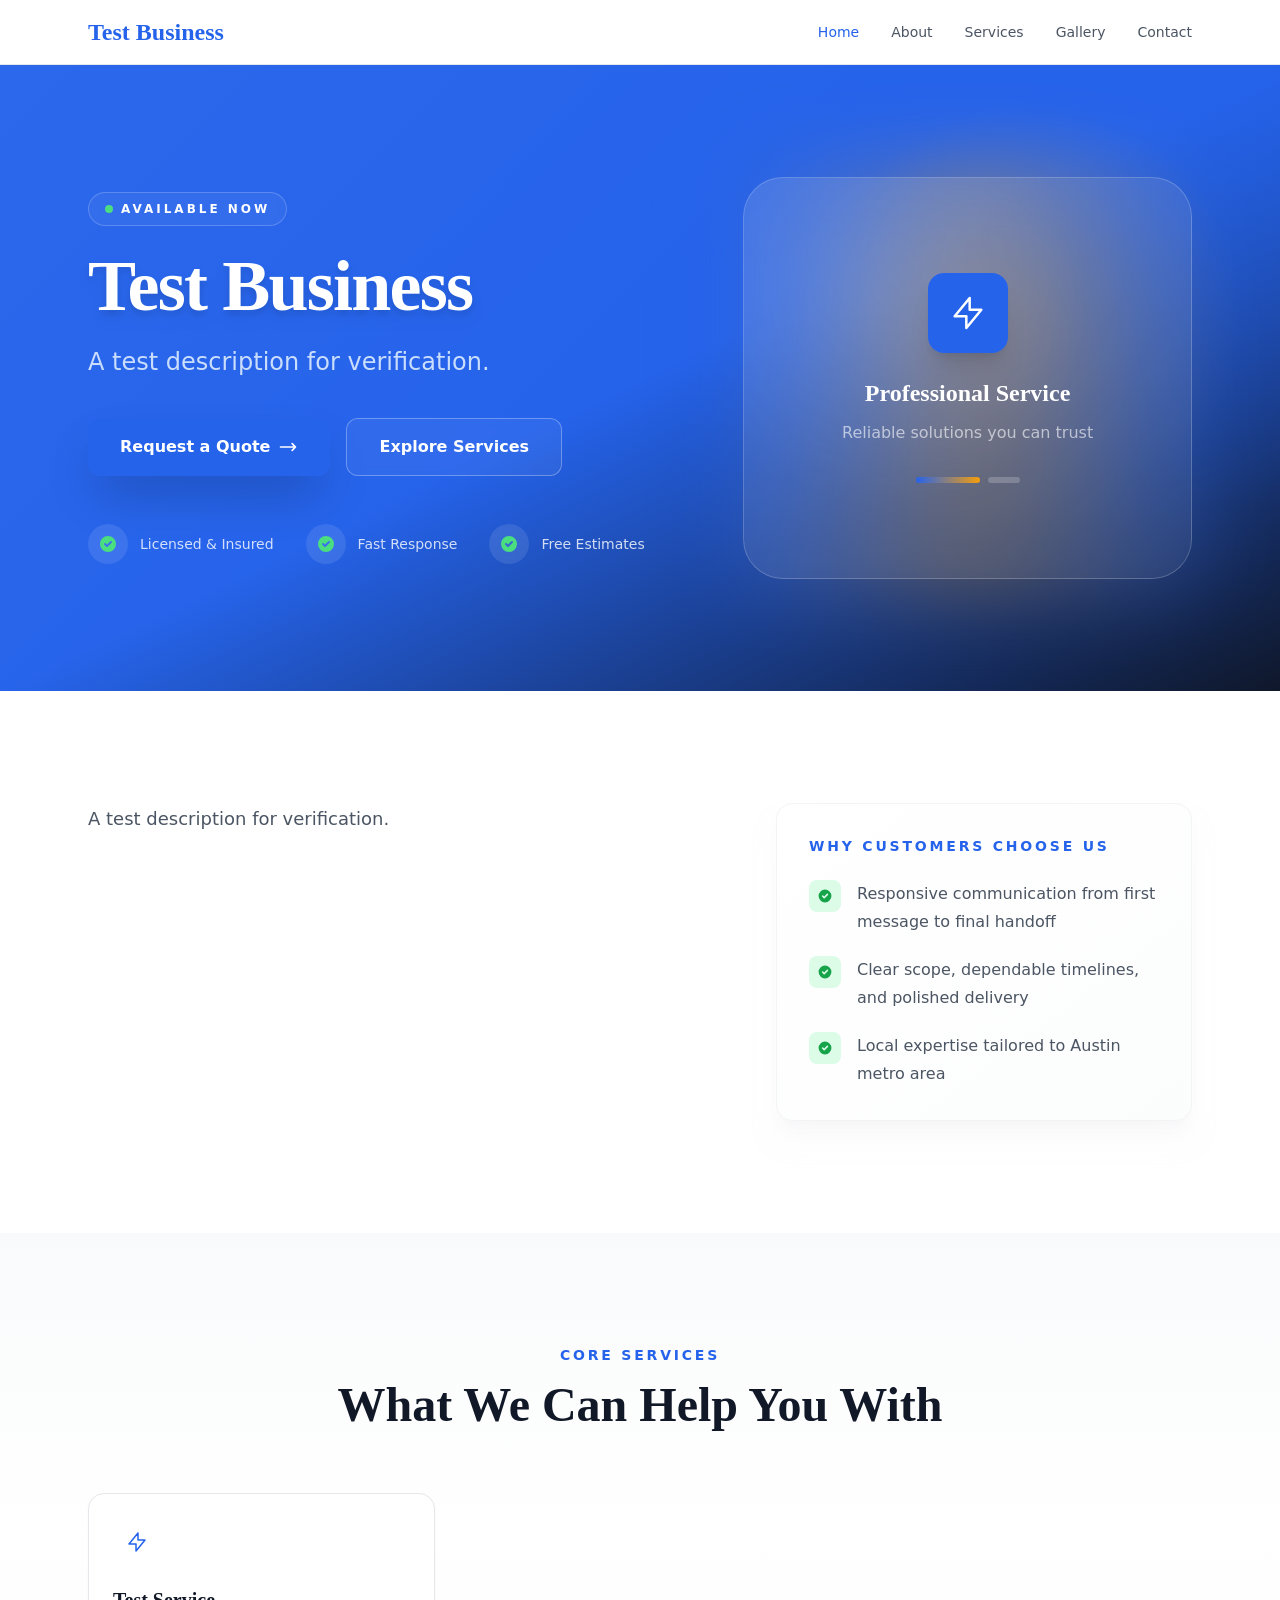
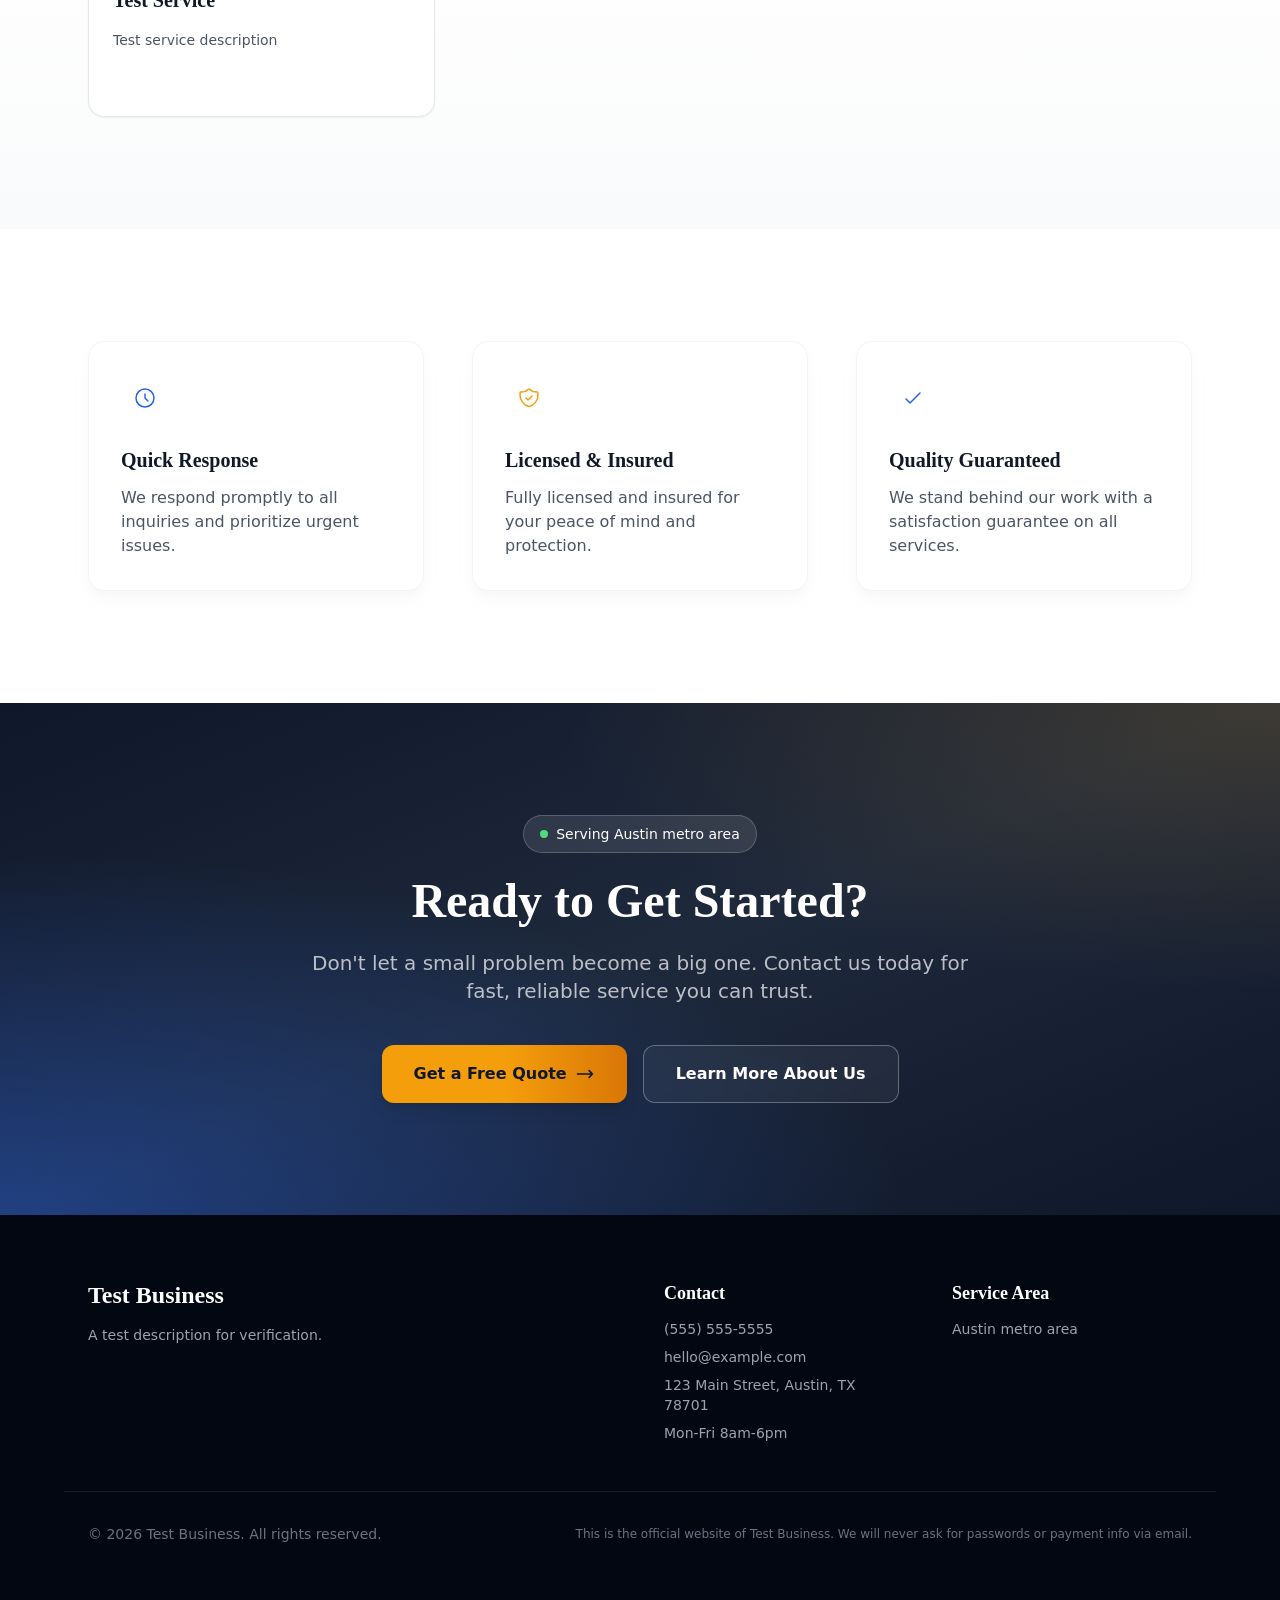
<file: index.html>
<!DOCTYPE html><html lang="en" data-astro-cid-37fxchfa style="--primaryColor: #2563eb;--secondaryColor: #f59e0b;--displayFont: 'Playfair Display', Georgia, serif;--bodyFont: 'Inter', system-ui, sans-serif;"> <head><!-- Primary Meta Tags --><meta charset="utf-8"><meta name="viewport" content="width=device-width, initial-scale=1"><title>Test Business | Plumbing</title><meta name="description" content="A test description for verification."><meta name="author" content="Test Business"><meta name="robots" content="index, follow"><link rel="canonical" href="https://example.com/"><link rel="preconnect" href="https://fonts.googleapis.com"><link rel="preconnect" href="https://fonts.gstatic.com" crossorigin><link href="https://fonts.googleapis.com/css2?family=Inter:wght@400;500;600;700;800&family=Playfair+Display:wght@600;700&family=Cormorant+Garamond:wght@500;600;700&family=DM+Serif+Display:ital@0;1&family=Space+Grotesk:wght@500;700&family=Source+Sans+3:wght@400;500;600;700&display=swap" rel="stylesheet"><!-- Security & Anti-Phishing --><meta http-equiv="X-Frame-Options" content="SAMEORIGIN"><meta http-equiv="X-Content-Type-Options" content="nosniff"><meta http-equiv="X-XSS-Protection" content="1; mode=block"><meta name="referrer" content="strict-origin-when-cross-origin"><meta http-equiv="Content-Security-Policy" content="default-src 'self'; script-src 'self' https://unpkg.com https://cdnjs.cloudflare.com; style-src 'self' 'unsafe-inline' https://fonts.googleapis.com; font-src 'self' https://fonts.gstatic.com; img-src 'self' data: https:; connect-src 'self'; frame-src 'self' https://unpkg.com; base-uri 'self'; form-action 'self'; frame-ancestors 'self'; object-src 'none'"><!-- Open Graph / Facebook --><meta property="og:type" content="website"><meta property="og:url" content="https://example.com/"><meta property="og:title" content="Test Business | Plumbing"><meta property="og:description" content="A test description for verification."><meta property="og:site_name" content="Test Business"><meta property="og:locale" content="en_US"><meta property="og:image" content=""><meta property="og:image:width" content="1200"><meta property="og:image:height" content="630"><meta property="og:image:alt" content="Test Business | Plumbing"><!-- Twitter --><meta name="twitter:card" content="summary_large_image"><meta name="twitter:url" content="https://example.com/"><meta name="twitter:title" content="Test Business | Plumbing"><meta name="twitter:description" content="A test description for verification."><meta name="twitter:image" content=""><!-- Additional SEO --><meta name="geo.placename" content="123 Main Street, Austin, TX 78701"><!-- Structured Data (JSON-LD) --><script type="application/ld+json">{"@context":"https://schema.org","@type":"LocalBusiness","name":"Test Business","description":"A professional local business website.","url":"https://example.com","telephone":"(555) 555-5555","email":"hello@example.com","address":{"@type":"PostalAddress","streetAddress":"123 Main Street, Austin, TX 78701","addressLocality":"","addressRegion":"","postalCode":"","addressCountry":"US"},"openingHours":"Mon-Fri 8am-6pm","sameAs":[]}</script><link rel="stylesheet" href="/_astro/about.CuUqCsWw.css"></head> <body class="bg-white text-gray-900" data-astro-cid-37fxchfa style="--primaryColor: #2563eb;--secondaryColor: #f59e0b;--displayFont: 'Playfair Display', Georgia, serif;--bodyFont: 'Inter', system-ui, sans-serif;"> <a href="#main-content" class="sr-only focus:not-sr-only focus:absolute focus:left-4 focus:top-4 focus:z-50 focus:rounded focus:bg-white focus:px-4 focus:py-2 focus:text-sm focus:font-semibold focus:text-gray-900 focus:shadow" data-astro-cid-37fxchfa style="--primaryColor: #2563eb;--secondaryColor: #f59e0b;--displayFont: 'Playfair Display', Georgia, serif;--bodyFont: 'Inter', system-ui, sans-serif;">
Skip to content
</a> <header class="sticky top-0 z-40 border-b border-gray-200 backdrop-blur bg-white/95" data-astro-cid-37fxchfa style="--primaryColor: #2563eb;--secondaryColor: #f59e0b;--displayFont: 'Playfair Display', Georgia, serif;--bodyFont: 'Inter', system-ui, sans-serif;"> <nav class="mx-auto flex max-w-6xl items-center justify-between px-6 py-4" aria-label="Main navigation" data-astro-cid-37fxchfa style="--primaryColor: #2563eb;--secondaryColor: #f59e0b;--displayFont: 'Playfair Display', Georgia, serif;--bodyFont: 'Inter', system-ui, sans-serif;"> <a href="/" class="flex items-center gap-3 text-primary" data-astro-cid-37fxchfa style="--primaryColor: #2563eb;--secondaryColor: #f59e0b;--displayFont: 'Playfair Display', Georgia, serif;--bodyFont: 'Inter', system-ui, sans-serif;">  <span class="font-heading text-2xl font-bold" data-astro-cid-37fxchfa style="--primaryColor: #2563eb;--secondaryColor: #f59e0b;--displayFont: 'Playfair Display', Georgia, serif;--bodyFont: 'Inter', system-ui, sans-serif;">Test Business</span> </a> <div class="hidden items-center gap-8 md:flex" data-astro-cid-37fxchfa style="--primaryColor: #2563eb;--secondaryColor: #f59e0b;--displayFont: 'Playfair Display', Georgia, serif;--bodyFont: 'Inter', system-ui, sans-serif;"> <a href="/" class="text-sm font-medium transition-colors hover:text-primary text-primary" data-astro-cid-37fxchfa style="--primaryColor: #2563eb;--secondaryColor: #f59e0b;--displayFont: 'Playfair Display', Georgia, serif;--bodyFont: 'Inter', system-ui, sans-serif;"> Home </a><a href="/about/" class="text-sm font-medium transition-colors hover:text-primary text-gray-600" data-astro-cid-37fxchfa style="--primaryColor: #2563eb;--secondaryColor: #f59e0b;--displayFont: 'Playfair Display', Georgia, serif;--bodyFont: 'Inter', system-ui, sans-serif;"> About </a><a href="/services/" class="text-sm font-medium transition-colors hover:text-primary text-gray-600" data-astro-cid-37fxchfa style="--primaryColor: #2563eb;--secondaryColor: #f59e0b;--displayFont: 'Playfair Display', Georgia, serif;--bodyFont: 'Inter', system-ui, sans-serif;"> Services </a><a href="/gallery/" class="text-sm font-medium transition-colors hover:text-primary text-gray-600" data-astro-cid-37fxchfa style="--primaryColor: #2563eb;--secondaryColor: #f59e0b;--displayFont: 'Playfair Display', Georgia, serif;--bodyFont: 'Inter', system-ui, sans-serif;"> Gallery </a><a href="/contact/" class="text-sm font-medium transition-colors hover:text-primary text-gray-600" data-astro-cid-37fxchfa style="--primaryColor: #2563eb;--secondaryColor: #f59e0b;--displayFont: 'Playfair Display', Georgia, serif;--bodyFont: 'Inter', system-ui, sans-serif;"> Contact </a> </div> <details class="relative md:hidden" data-astro-cid-37fxchfa style="--primaryColor: #2563eb;--secondaryColor: #f59e0b;--displayFont: 'Playfair Display', Georgia, serif;--bodyFont: 'Inter', system-ui, sans-serif;"> <summary class="list-none cursor-pointer rounded p-2 text-gray-700 focus:outline-none focus:ring-2 focus:ring-primary focus:ring-offset-2" aria-label="Open mobile navigation" data-astro-cid-37fxchfa style="--primaryColor: #2563eb;--secondaryColor: #f59e0b;--displayFont: 'Playfair Display', Georgia, serif;--bodyFont: 'Inter', system-ui, sans-serif;"> <svg class="h-6 w-6" fill="none" stroke="currentColor" viewBox="0 0 24 24" aria-hidden="true" data-astro-cid-37fxchfa style="--primaryColor: #2563eb;--secondaryColor: #f59e0b;--displayFont: 'Playfair Display', Georgia, serif;--bodyFont: 'Inter', system-ui, sans-serif;"> <path stroke-linecap="round" stroke-linejoin="round" stroke-width="2" d="M4 6h16M4 12h16M4 18h16" data-astro-cid-37fxchfa style="--primaryColor: #2563eb;--secondaryColor: #f59e0b;--displayFont: 'Playfair Display', Georgia, serif;--bodyFont: 'Inter', system-ui, sans-serif;"></path> </svg> </summary> <div class="absolute right-0 mt-3 min-w-48 rounded-xl border p-3 shadow-lg border-gray-200 bg-white" data-astro-cid-37fxchfa style="--primaryColor: #2563eb;--secondaryColor: #f59e0b;--displayFont: 'Playfair Display', Georgia, serif;--bodyFont: 'Inter', system-ui, sans-serif;"> <a href="/" class="block rounded-lg px-3 py-2 text-sm font-medium transition-colors hover:bg-gray-50 hover:text-primary bg-gray-50 text-primary" data-astro-cid-37fxchfa style="--primaryColor: #2563eb;--secondaryColor: #f59e0b;--displayFont: 'Playfair Display', Georgia, serif;--bodyFont: 'Inter', system-ui, sans-serif;"> Home </a><a href="/about/" class="block rounded-lg px-3 py-2 text-sm font-medium transition-colors hover:bg-gray-50 hover:text-primary text-gray-700" data-astro-cid-37fxchfa style="--primaryColor: #2563eb;--secondaryColor: #f59e0b;--displayFont: 'Playfair Display', Georgia, serif;--bodyFont: 'Inter', system-ui, sans-serif;"> About </a><a href="/services/" class="block rounded-lg px-3 py-2 text-sm font-medium transition-colors hover:bg-gray-50 hover:text-primary text-gray-700" data-astro-cid-37fxchfa style="--primaryColor: #2563eb;--secondaryColor: #f59e0b;--displayFont: 'Playfair Display', Georgia, serif;--bodyFont: 'Inter', system-ui, sans-serif;"> Services </a><a href="/gallery/" class="block rounded-lg px-3 py-2 text-sm font-medium transition-colors hover:bg-gray-50 hover:text-primary text-gray-700" data-astro-cid-37fxchfa style="--primaryColor: #2563eb;--secondaryColor: #f59e0b;--displayFont: 'Playfair Display', Georgia, serif;--bodyFont: 'Inter', system-ui, sans-serif;"> Gallery </a><a href="/contact/" class="block rounded-lg px-3 py-2 text-sm font-medium transition-colors hover:bg-gray-50 hover:text-primary text-gray-700" data-astro-cid-37fxchfa style="--primaryColor: #2563eb;--secondaryColor: #f59e0b;--displayFont: 'Playfair Display', Georgia, serif;--bodyFont: 'Inter', system-ui, sans-serif;"> Contact </a> </div> </details> </nav> </header> <main id="main-content" data-astro-cid-37fxchfa style="--primaryColor: #2563eb;--secondaryColor: #f59e0b;--displayFont: 'Playfair Display', Georgia, serif;--bodyFont: 'Inter', system-ui, sans-serif;">  <section class="relative overflow-hidden py-20 md:py-28 bg-gradient-to-br from-primary via-primary to-slate-900 text-white">   <div class="absolute inset-0 pointer-events-none bg-[radial-gradient(ellipse_at_top_right,_rgba(37,99,235,0.5),_transparent_50%)]"></div> <div class="absolute top-0 right-0 w-[500px] h-[500px] pointer-events-none bg-[radial-gradient(circle,_rgba(245,158,11,0.2),_transparent_60%)]"></div> <div class="absolute bottom-0 left-0 w-[400px] h-[400px] pointer-events-none bg-[radial-gradient(circle,_rgba(37,99,235,0.15),_transparent_50%)]"></div> <div class="absolute inset-0 pointer-events-none bg-[linear-gradient(135deg,_rgba(255,255,255,0.03)_0%,_transparent_50%)]"></div>  <div class="relative mx-auto max-w-6xl px-6"> <div class="grid items-center gap-12 lg:grid-cols-[1.15fr_0.85fr]"> <div> <span class="inline-flex items-center gap-2 mb-6 text-xs font-semibold uppercase tracking-[0.25em] px-4 py-2 rounded-full border border-white/20 bg-white/5 backdrop-blur-sm"> <span class="w-2 h-2 rounded-full bg-green-400 animate-pulse"></span>
Available Now
</span> <h1 class="font-heading text-5xl font-bold leading-[1.1] md:text-6xl lg:text-7xl tracking-tight drop-shadow-lg">Test Business</h1> <p class="mt-6 max-w-2xl text-xl leading-8 md:text-2xl text-blue-100/90">A test description for verification.</p> <div class="mt-10 flex flex-wrap gap-4"> <a href="/contact" class="group relative inline-flex items-center justify-center rounded-xl bg-gradient-to-r from-primary via-primary to-blue-600 px-8 py-4 text-base font-bold text-white shadow-2xl shadow-primary/40 transition-all hover:translate-y-[-2px] hover:shadow-primary/50 focus:outline-none focus:ring-2 focus:ring-primary focus:ring-offset-2 focus:ring-offset-slate-900"> <span class="flex items-center gap-2">
Request a Quote
<svg class="w-5 h-5 transition-transform group-hover:translate-x-1" fill="none" stroke="currentColor" viewBox="0 0 24 24"><path stroke-linecap="round" stroke-linejoin="round" stroke-width="2" d="M17 8l4 4m0 0l-4 4m4-4H3"></path></svg> </span> </a> <a href="/services" class="inline-flex items-center justify-center rounded-xl border border-white/30 bg-white/5 px-8 py-4 text-base font-semibold text-white backdrop-blur-sm transition-all hover:bg-white/10 hover:border-white/40 focus:outline-none focus:ring-2 focus:ring-white focus:ring-offset-2 focus:ring-offset-slate-900">Explore Services</a> </div> <div class="mt-12 flex flex-wrap items-center gap-8 text-sm"> <div class="flex items-center gap-3"> <div class="flex h-10 w-10 items-center justify-center rounded-full bg-white/10 backdrop-blur-sm"> <svg class="w-5 h-5 text-green-400" fill="currentColor" viewBox="0 0 20 20"><path fill-rule="evenodd" d="M10 18a8 8 0 100-16 8 8 0 000 16zm3.707-9.293a1 1 0 00-1.414-1.414L9 10.586 7.707 9.293a1 1 0 00-1.414 1.414l2 2a1 1 0 001.414 0l4-4z" clip-rule="evenodd"></path></svg> </div> <span class="text-white/80">Licensed & Insured</span> </div> <div class="flex items-center gap-3"> <div class="flex h-10 w-10 items-center justify-center rounded-full bg-white/10 backdrop-blur-sm"> <svg class="w-5 h-5 text-green-400" fill="currentColor" viewBox="0 0 20 20"><path fill-rule="evenodd" d="M10 18a8 8 0 100-16 8 8 0 000 16zm3.707-9.293a1 1 0 00-1.414-1.414L9 10.586 7.707 9.293a1 1 0 00-1.414 1.414l2 2a1 1 0 001.414 0l4-4z" clip-rule="evenodd"></path></svg> </div> <span class="text-white/80">Fast Response</span> </div> <div class="flex items-center gap-3"> <div class="flex h-10 w-10 items-center justify-center rounded-full bg-white/10 backdrop-blur-sm"> <svg class="w-5 h-5 text-green-400" fill="currentColor" viewBox="0 0 20 20"><path fill-rule="evenodd" d="M10 18a8 8 0 100-16 8 8 0 000 16zm3.707-9.293a1 1 0 00-1.414-1.414L9 10.586 7.707 9.293a1 1 0 00-1.414 1.414l2 2a1 1 0 001.414 0l4-4z" clip-rule="evenodd"></path></svg> </div> <span class="text-white/80">Free Estimates</span> </div> </div> </div> <div class="relative"> <div class="absolute -inset-4 rounded-[3rem] bg-gradient-to-r from-primary via-secondary to-primary opacity-30 blur-2xl"></div> <div class="relative overflow-hidden rounded-[2.5rem] border border-white/20 bg-gradient-to-br from-white/10 to-white/5 p-10 backdrop-blur-xl"> <div class="absolute inset-0 bg-[radial-gradient(circle_at_30%_30%,_rgba(255,255,255,0.1),_transparent_50%)]"></div> <div class="relative flex flex-col items-center justify-center min-h-[20rem]"> <div class="mb-6 flex h-20 w-20 items-center justify-center rounded-2xl bg-gradient-to-br from-primary to-blue-600 shadow-xl shadow-primary/30"> <svg class="w-10 h-10 text-white" fill="none" stroke="currentColor" viewBox="0 0 24 24"><path stroke-linecap="round" stroke-linejoin="round" stroke-width="1.5" d="M13 10V3L4 14h7v7l9-11h-7z"></path></svg> </div> <p class="font-heading text-2xl font-bold text-white">Professional Service</p> <p class="mt-3 text-white/60">Reliable solutions you can trust</p> <div class="mt-8 flex items-center gap-2"> <div class="h-1.5 w-16 rounded-full bg-gradient-to-r from-primary to-secondary"></div> <div class="h-1.5 w-8 rounded-full bg-white/20"></div> </div> </div> </div> </div> </div> </div> </section> <section class="py-20 md:py-28 bg-white"> <div class="mx-auto max-w-6xl px-6"> <div class="grid gap-16 lg:grid-cols-[1.2fr_0.8fr]"> <div class="prose max-w-none text-lg leading-8 text-gray-600"> <p>A test description for verification.</p> </div> <aside class="relative"> <div class="absolute -inset-4 rounded-3xl bg-gradient-to-br from-primary/10 via-secondary/5 to-primary/10"></div> <div class="relative rounded-2xl border border-gray-100 bg-gradient-to-br from-white to-gray-50/50 p-8 shadow-xl shadow-gray-100/50"> <p class="text-sm font-semibold uppercase tracking-[0.2em] text-primary">Why customers choose us</p> <ul class="mt-6 space-y-5 text-base leading-7 text-gray-600"> <li class="flex items-start gap-4"> <div class="flex h-8 w-8 flex-shrink-0 items-center justify-center rounded-lg bg-green-100"> <svg class="w-4 h-4 text-green-600" fill="currentColor" viewBox="0 0 20 20"><path fill-rule="evenodd" d="M10 18a8 8 0 100-16 8 8 0 000 16zm3.707-9.293a1 1 0 00-1.414-1.414L9 10.586 7.707 9.293a1 1 0 00-1.414 1.414l2 2a1 1 0 001.414 0l4-4z" clip-rule="evenodd"></path></svg> </div> <span>Responsive communication from first message to final handoff</span> </li> <li class="flex items-start gap-4"> <div class="flex h-8 w-8 flex-shrink-0 items-center justify-center rounded-lg bg-green-100"> <svg class="w-4 h-4 text-green-600" fill="currentColor" viewBox="0 0 20 20"><path fill-rule="evenodd" d="M10 18a8 8 0 100-16 8 8 0 000 16zm3.707-9.293a1 1 0 00-1.414-1.414L9 10.586 7.707 9.293a1 1 0 00-1.414 1.414l2 2a1 1 0 001.414 0l4-4z" clip-rule="evenodd"></path></svg> </div> <span>Clear scope, dependable timelines, and polished delivery</span> </li> <li class="flex items-start gap-4"> <div class="flex h-8 w-8 flex-shrink-0 items-center justify-center rounded-lg bg-green-100"> <svg class="w-4 h-4 text-green-600" fill="currentColor" viewBox="0 0 20 20"><path fill-rule="evenodd" d="M10 18a8 8 0 100-16 8 8 0 000 16zm3.707-9.293a1 1 0 00-1.414-1.414L9 10.586 7.707 9.293a1 1 0 00-1.414 1.414l2 2a1 1 0 001.414 0l4-4z" clip-rule="evenodd"></path></svg> </div> <span>Local expertise tailored to Austin metro area</span> </li> </ul> </div> </aside> </div> </div> </section> <section class="py-20 md:py-28 bg-gradient-to-b from-gray-50 via-white to-gray-50"> <div class="mx-auto max-w-6xl px-6"> <div class="mx-auto max-w-2xl text-center mb-16"> <p class="text-sm font-semibold uppercase tracking-[0.2em] text-primary">Core Services</p> <h2 class="mt-4 font-heading text-4xl font-bold text-gray-900 md:text-5xl">What We Can Help You With</h2> </div> <div class="grid gap-8 md:grid-cols-2 xl:grid-cols-3"> <article class="rounded-2xl border border-gray-200 bg-white p-6 shadow-sm transition-transform hover:-translate-y-1 hover:shadow-lg"> <div class="mb-5 flex h-12 w-12 items-center justify-center rounded-xl text-xl transition-colors group-hover:scale-110 group-hover:shadow-lg bg-primary/10 text-primary"><svg class="w-6 h-6" fill="none" stroke="currentColor" viewBox="0 0 24 24"><path stroke-linecap="round" stroke-linejoin="round" stroke-width="1.5" d="M13 10V3L4 14h7v7l9-11h-7z"></path></svg></div> <h3 class="font-heading text-xl font-semibold text-gray-900">Test Service</h3> <p class="mt-3 text-sm leading-7 text-gray-600">Test service description</p> <a href="/services" class="mt-4 inline-flex items-center gap-1 text-sm font-medium text-primary opacity-0 transition-opacity group-hover:opacity-100 hover:underline">
Learn more
<svg class="w-4 h-4" fill="none" stroke="currentColor" viewBox="0 0 24 24"><path stroke-linecap="round" stroke-linejoin="round" stroke-width="2" d="M9 5l7 7-7 7"></path></svg> </a> </article> </div> </div> </section> <section class="py-20 md:py-28 bg-white"> <div class="mx-auto max-w-6xl px-6"> <div class="grid gap-12 md:grid-cols-3"> <div class="group relative overflow-hidden rounded-2xl border border-gray-100 bg-white p-8 shadow-lg shadow-gray-100/50 transition-all hover:-translate-y-1 hover:shadow-xl"> <div class="absolute top-0 right-0 w-24 h-24 bg-gradient-to-br from-primary/10 to-transparent rounded-bl-full"></div> <div class="relative"> <div class="flex h-12 w-12 items-center justify-center rounded-xl bg-primary/10 text-primary mb-6"> <svg class="w-6 h-6" fill="none" stroke="currentColor" viewBox="0 0 24 24"><path stroke-linecap="round" stroke-linejoin="round" stroke-width="1.5" d="M12 8v4l3 3m6-3a9 9 0 11-18 0 9 9 0 0118 0z"></path></svg> </div> <h3 class="font-heading text-xl font-bold text-gray-900">Quick Response</h3> <p class="mt-3 text-gray-600">We respond promptly to all inquiries and prioritize urgent issues.</p> </div> </div> <div class="group relative overflow-hidden rounded-2xl border border-gray-100 bg-white p-8 shadow-lg shadow-gray-100/50 transition-all hover:-translate-y-1 hover:shadow-xl"> <div class="absolute top-0 right-0 w-24 h-24 bg-gradient-to-br from-secondary/10 to-transparent rounded-bl-full"></div> <div class="relative"> <div class="flex h-12 w-12 items-center justify-center rounded-xl bg-secondary/10 text-secondary mb-6"> <svg class="w-6 h-6" fill="none" stroke="currentColor" viewBox="0 0 24 24"><path stroke-linecap="round" stroke-linejoin="round" stroke-width="1.5" d="M9 12l2 2 4-4m5.618-4.016A11.955 11.955 0 0112 2.944a11.955 11.955 0 01-8.618 3.04A12.02 12.02 0 003 9c0 5.591 3.824 10.29 9 11.622 5.176-1.332 9-6.03 9-11.622 0-1.042-.133-2.052-.382-3.016z"></path></svg> </div> <h3 class="font-heading text-xl font-bold text-gray-900">Licensed & Insured</h3> <p class="mt-3 text-gray-600">Fully licensed and insured for your peace of mind and protection.</p> </div> </div> <div class="group relative overflow-hidden rounded-2xl border border-gray-100 bg-white p-8 shadow-lg shadow-gray-100/50 transition-all hover:-translate-y-1 hover:shadow-xl"> <div class="absolute top-0 right-0 w-24 h-24 bg-gradient-to-br from-primary/10 to-transparent rounded-bl-full"></div> <div class="relative"> <div class="flex h-12 w-12 items-center justify-center rounded-xl bg-primary/10 text-primary mb-6"> <svg class="w-6 h-6" fill="none" stroke="currentColor" viewBox="0 0 24 24"><path stroke-linecap="round" stroke-linejoin="round" stroke-width="1.5" d="M5 13l4 4L19 7"></path></svg> </div> <h3 class="font-heading text-xl font-bold text-gray-900">Quality Guaranteed</h3> <p class="mt-3 text-gray-600">We stand behind our work with a satisfaction guarantee on all services.</p> </div> </div> </div> </div> </section> <section class="relative overflow-hidden py-20 md:py-28 bg-gradient-to-br from-slate-900 via-slate-800 to-slate-900 text-white"> <div class="absolute inset-0 pointer-events-none bg-[radial-gradient(ellipse_at_bottom_left,_rgba(37,99,235,0.4),_transparent_50%)]"></div> <div class="absolute inset-0 pointer-events-none bg-[radial-gradient(ellipse_at_top_right,_rgba(245,158,11,0.15),_transparent_40%)]"></div> <div class="relative mx-auto max-w-4xl px-6 text-center"> <div class="inline-flex items-center gap-2 mb-6 px-4 py-2 rounded-full bg-white/10 border border-white/20"> <span class="w-2 h-2 rounded-full bg-green-400 animate-pulse"></span> <span class="text-sm font-medium">Serving Austin metro area</span> </div> <h2 class="font-heading text-4xl font-bold md:text-5xl">Ready to Get Started?</h2> <p class="mt-6 text-xl text-white/70 max-w-2xl mx-auto">Don't let a small problem become a big one. Contact us today for fast, reliable service you can trust.</p> <div class="mt-10 flex flex-wrap justify-center gap-4"> <a href="/contact" class="group relative inline-flex items-center justify-center rounded-xl bg-gradient-to-r from-secondary via-amber-500 to-amber-600 px-8 py-4 text-base font-bold text-slate-900 shadow-lg shadow-secondary/30 transition-all hover:-translate-y-1 hover:shadow-xl hover:shadow-secondary/40"> <span class="flex items-center gap-2">
Get a Free Quote
<svg class="w-5 h-5 transition-transform group-hover:translate-x-1" fill="none" stroke="currentColor" viewBox="0 0 24 24"><path stroke-linecap="round" stroke-linejoin="round" stroke-width="2" d="M17 8l4 4m0 0l-4 4m4-4H3"></path></svg> </span> </a> <a href="/about" class="inline-flex items-center justify-center rounded-xl border border-white/30 bg-white/5 px-8 py-4 text-base font-semibold text-white backdrop-blur-sm transition-all hover:bg-white/10 hover:border-white/40">Learn More About Us</a> </div> </div> </section>  </main> <footer class="bg-gray-950 text-gray-300 py-16" data-astro-cid-37fxchfa style="--primaryColor: #2563eb;--secondaryColor: #f59e0b;--displayFont: 'Playfair Display', Georgia, serif;--bodyFont: 'Inter', system-ui, sans-serif;"> <div class="mx-auto grid max-w-6xl gap-12 px-6 md:grid-cols-4" data-astro-cid-37fxchfa style="--primaryColor: #2563eb;--secondaryColor: #f59e0b;--displayFont: 'Playfair Display', Georgia, serif;--bodyFont: 'Inter', system-ui, sans-serif;"> <div class="md:col-span-2" data-astro-cid-37fxchfa style="--primaryColor: #2563eb;--secondaryColor: #f59e0b;--displayFont: 'Playfair Display', Georgia, serif;--bodyFont: 'Inter', system-ui, sans-serif;"> <h2 class="font-heading text-2xl font-bold text-white" data-astro-cid-37fxchfa style="--primaryColor: #2563eb;--secondaryColor: #f59e0b;--displayFont: 'Playfair Display', Georgia, serif;--bodyFont: 'Inter', system-ui, sans-serif;">Test Business</h2> <p class="mt-3 text-sm leading-6 text-gray-400" data-astro-cid-37fxchfa style="--primaryColor: #2563eb;--secondaryColor: #f59e0b;--displayFont: 'Playfair Display', Georgia, serif;--bodyFont: 'Inter', system-ui, sans-serif;">A test description for verification.</p> <div class="mt-6 flex flex-wrap gap-3" data-astro-cid-37fxchfa style="--primaryColor: #2563eb;--secondaryColor: #f59e0b;--displayFont: 'Playfair Display', Georgia, serif;--bodyFont: 'Inter', system-ui, sans-serif;">  </div> </div> <div data-astro-cid-37fxchfa style="--primaryColor: #2563eb;--secondaryColor: #f59e0b;--displayFont: 'Playfair Display', Georgia, serif;--bodyFont: 'Inter', system-ui, sans-serif;"> <h2 class="font-heading text-lg font-semibold text-white" data-astro-cid-37fxchfa style="--primaryColor: #2563eb;--secondaryColor: #f59e0b;--displayFont: 'Playfair Display', Georgia, serif;--bodyFont: 'Inter', system-ui, sans-serif;">Contact</h2> <div class="mt-3 space-y-2 text-sm text-gray-400" data-astro-cid-37fxchfa style="--primaryColor: #2563eb;--secondaryColor: #f59e0b;--displayFont: 'Playfair Display', Georgia, serif;--bodyFont: 'Inter', system-ui, sans-serif;"> <p data-astro-cid-37fxchfa style="--primaryColor: #2563eb;--secondaryColor: #f59e0b;--displayFont: 'Playfair Display', Georgia, serif;--bodyFont: 'Inter', system-ui, sans-serif;">(555) 555-5555</p> <p data-astro-cid-37fxchfa style="--primaryColor: #2563eb;--secondaryColor: #f59e0b;--displayFont: 'Playfair Display', Georgia, serif;--bodyFont: 'Inter', system-ui, sans-serif;">hello@example.com</p> <p data-astro-cid-37fxchfa style="--primaryColor: #2563eb;--secondaryColor: #f59e0b;--displayFont: 'Playfair Display', Georgia, serif;--bodyFont: 'Inter', system-ui, sans-serif;">123 Main Street, Austin, TX 78701</p> <p data-astro-cid-37fxchfa style="--primaryColor: #2563eb;--secondaryColor: #f59e0b;--displayFont: 'Playfair Display', Georgia, serif;--bodyFont: 'Inter', system-ui, sans-serif;">Mon-Fri 8am-6pm</p> </div> </div> <div data-astro-cid-37fxchfa style="--primaryColor: #2563eb;--secondaryColor: #f59e0b;--displayFont: 'Playfair Display', Georgia, serif;--bodyFont: 'Inter', system-ui, sans-serif;"> <h2 class="font-heading text-lg font-semibold text-white" data-astro-cid-37fxchfa style="--primaryColor: #2563eb;--secondaryColor: #f59e0b;--displayFont: 'Playfair Display', Georgia, serif;--bodyFont: 'Inter', system-ui, sans-serif;">Service Area</h2> <p class="mt-3 text-sm text-gray-400" data-astro-cid-37fxchfa style="--primaryColor: #2563eb;--secondaryColor: #f59e0b;--displayFont: 'Playfair Display', Georgia, serif;--bodyFont: 'Inter', system-ui, sans-serif;">Austin metro area</p> </div> </div> <div class="mx-auto mt-12 max-w-6xl border-t border-white/10 px-6 pt-8" data-astro-cid-37fxchfa style="--primaryColor: #2563eb;--secondaryColor: #f59e0b;--displayFont: 'Playfair Display', Georgia, serif;--bodyFont: 'Inter', system-ui, sans-serif;"> <div class="flex flex-col gap-4 text-sm text-gray-500 md:flex-row md:items-center md:justify-between" data-astro-cid-37fxchfa style="--primaryColor: #2563eb;--secondaryColor: #f59e0b;--displayFont: 'Playfair Display', Georgia, serif;--bodyFont: 'Inter', system-ui, sans-serif;"> <p data-astro-cid-37fxchfa style="--primaryColor: #2563eb;--secondaryColor: #f59e0b;--displayFont: 'Playfair Display', Georgia, serif;--bodyFont: 'Inter', system-ui, sans-serif;">&copy; 2026 Test Business. All rights reserved.</p> <p class="text-xs" data-astro-cid-37fxchfa style="--primaryColor: #2563eb;--secondaryColor: #f59e0b;--displayFont: 'Playfair Display', Georgia, serif;--bodyFont: 'Inter', system-ui, sans-serif;">This is the official website of Test Business. We will never ask for passwords or payment info via email.</p> </div> </div> </footer> </body></html>
</file>
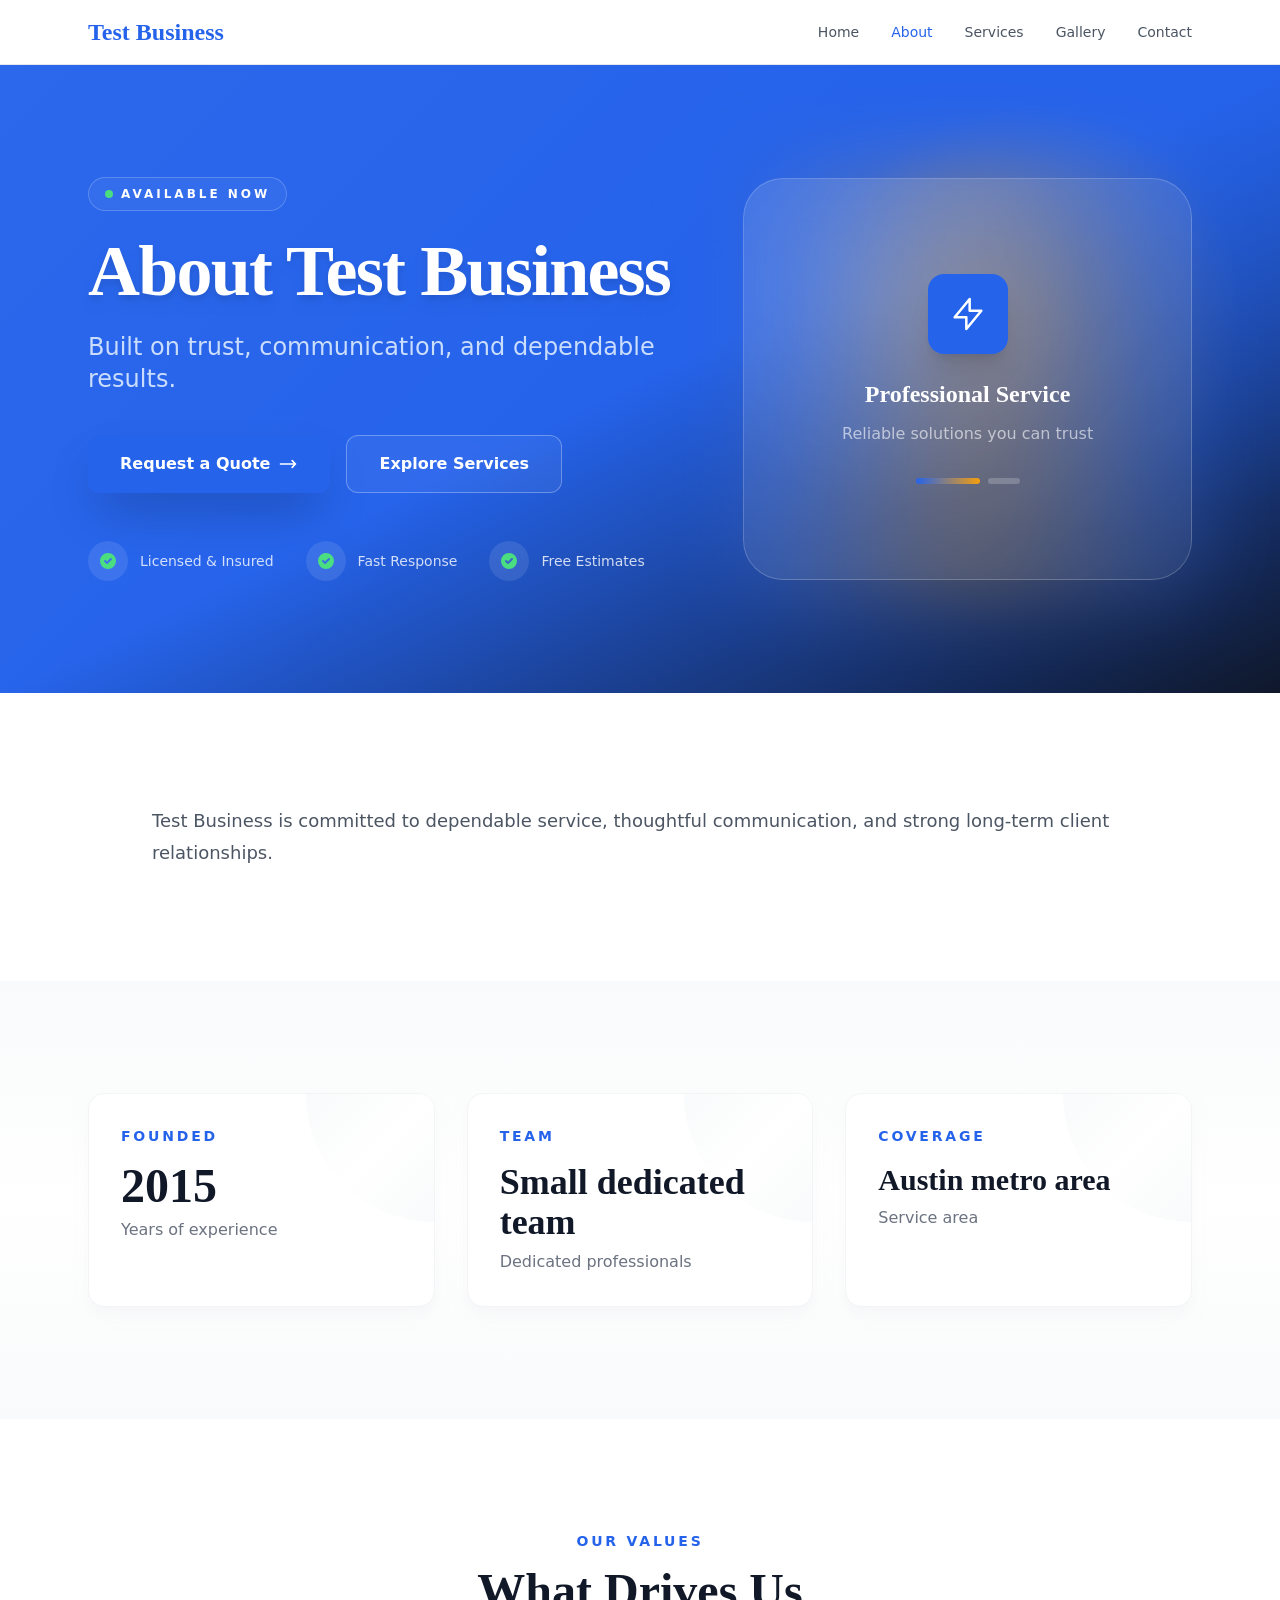
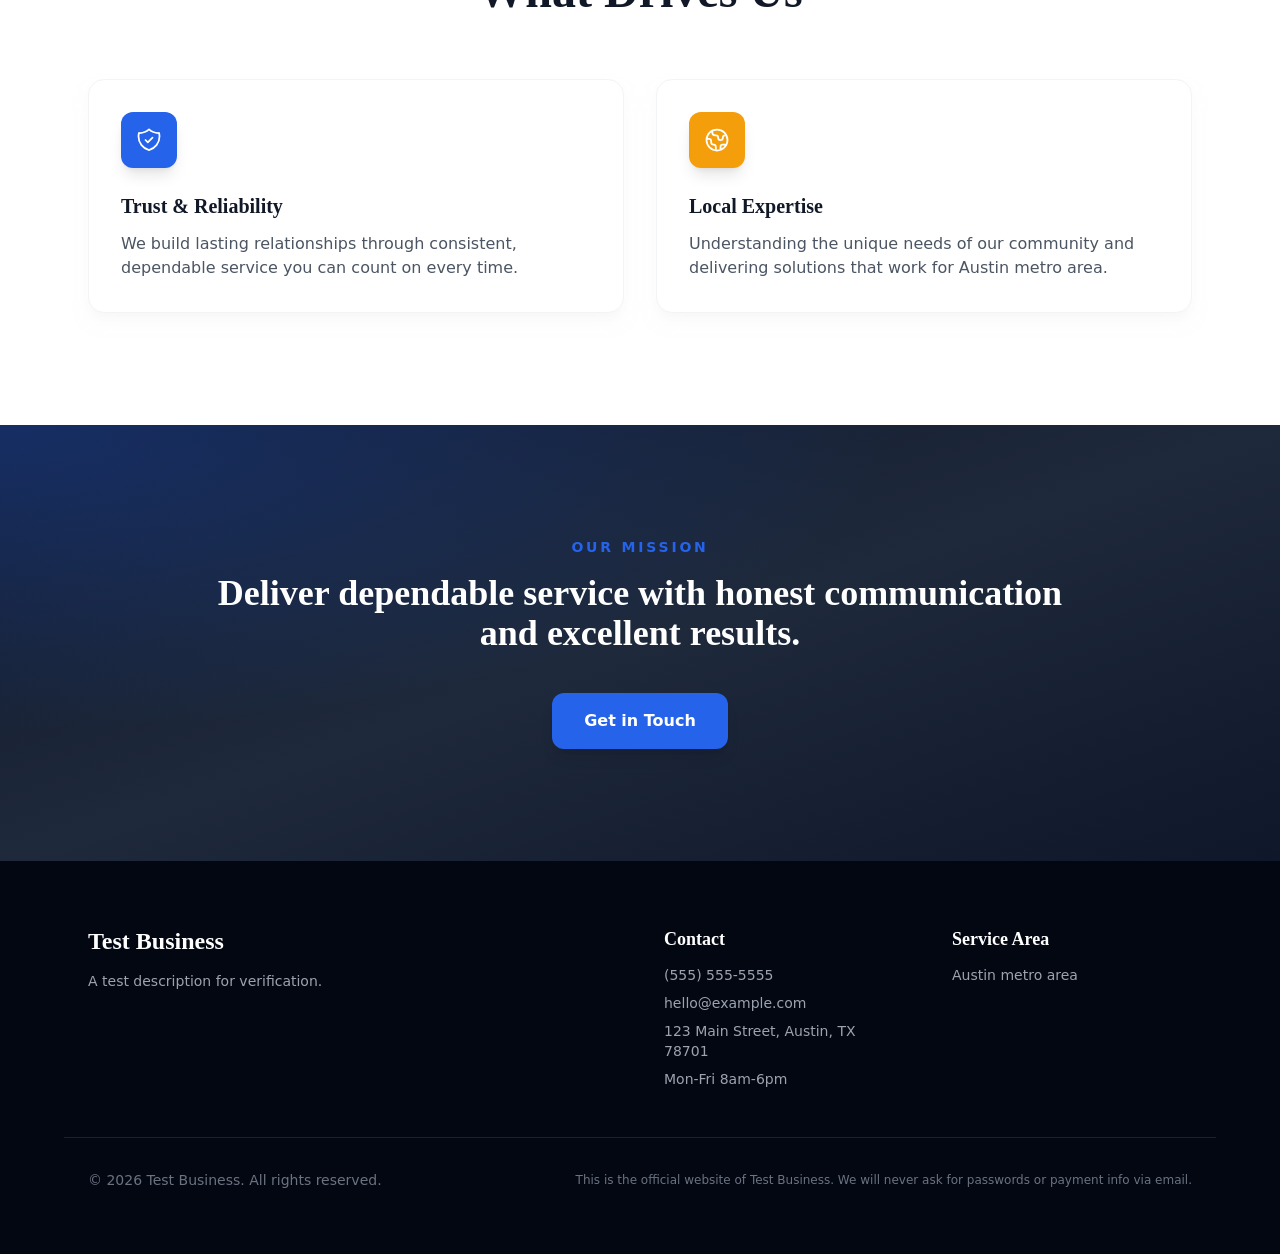
<file: about/index.html>
<!DOCTYPE html><html lang="en" data-astro-cid-37fxchfa style="--primaryColor: #2563eb;--secondaryColor: #f59e0b;--displayFont: 'Playfair Display', Georgia, serif;--bodyFont: 'Inter', system-ui, sans-serif;"> <head><!-- Primary Meta Tags --><meta charset="utf-8"><meta name="viewport" content="width=device-width, initial-scale=1"><title>About Test Business</title><meta name="description" content="Learn about Test Business, the team, and the values behind the work."><meta name="author" content="Test Business"><meta name="robots" content="index, follow"><link rel="canonical" href="https://example.com/about/"><link rel="preconnect" href="https://fonts.googleapis.com"><link rel="preconnect" href="https://fonts.gstatic.com" crossorigin><link href="https://fonts.googleapis.com/css2?family=Inter:wght@400;500;600;700;800&family=Playfair+Display:wght@600;700&family=Cormorant+Garamond:wght@500;600;700&family=DM+Serif+Display:ital@0;1&family=Space+Grotesk:wght@500;700&family=Source+Sans+3:wght@400;500;600;700&display=swap" rel="stylesheet"><!-- Security & Anti-Phishing --><meta http-equiv="X-Frame-Options" content="SAMEORIGIN"><meta http-equiv="X-Content-Type-Options" content="nosniff"><meta http-equiv="X-XSS-Protection" content="1; mode=block"><meta name="referrer" content="strict-origin-when-cross-origin"><meta http-equiv="Content-Security-Policy" content="default-src 'self'; script-src 'self' https://unpkg.com https://cdnjs.cloudflare.com; style-src 'self' 'unsafe-inline' https://fonts.googleapis.com; font-src 'self' https://fonts.gstatic.com; img-src 'self' data: https:; connect-src 'self'; frame-src 'self' https://unpkg.com; base-uri 'self'; form-action 'self'; frame-ancestors 'self'; object-src 'none'"><!-- Open Graph / Facebook --><meta property="og:type" content="website"><meta property="og:url" content="https://example.com/about/"><meta property="og:title" content="About Test Business"><meta property="og:description" content="Learn about Test Business, the team, and the values behind the work."><meta property="og:site_name" content="Test Business"><meta property="og:locale" content="en_US"><meta property="og:image" content=""><meta property="og:image:width" content="1200"><meta property="og:image:height" content="630"><meta property="og:image:alt" content="About Test Business"><!-- Twitter --><meta name="twitter:card" content="summary_large_image"><meta name="twitter:url" content="https://example.com/about/"><meta name="twitter:title" content="About Test Business"><meta name="twitter:description" content="Learn about Test Business, the team, and the values behind the work."><meta name="twitter:image" content=""><!-- Additional SEO --><meta name="geo.placename" content="123 Main Street, Austin, TX 78701"><!-- Structured Data (JSON-LD) --><script type="application/ld+json">{"@context":"https://schema.org","@type":"LocalBusiness","name":"Test Business","description":"A professional local business website.","url":"https://example.com","telephone":"(555) 555-5555","email":"hello@example.com","address":{"@type":"PostalAddress","streetAddress":"123 Main Street, Austin, TX 78701","addressLocality":"","addressRegion":"","postalCode":"","addressCountry":"US"},"openingHours":"Mon-Fri 8am-6pm","sameAs":[]}</script><link rel="stylesheet" href="/_astro/about.CuUqCsWw.css"></head> <body class="bg-white text-gray-900" data-astro-cid-37fxchfa style="--primaryColor: #2563eb;--secondaryColor: #f59e0b;--displayFont: 'Playfair Display', Georgia, serif;--bodyFont: 'Inter', system-ui, sans-serif;"> <a href="#main-content" class="sr-only focus:not-sr-only focus:absolute focus:left-4 focus:top-4 focus:z-50 focus:rounded focus:bg-white focus:px-4 focus:py-2 focus:text-sm focus:font-semibold focus:text-gray-900 focus:shadow" data-astro-cid-37fxchfa style="--primaryColor: #2563eb;--secondaryColor: #f59e0b;--displayFont: 'Playfair Display', Georgia, serif;--bodyFont: 'Inter', system-ui, sans-serif;">
Skip to content
</a> <header class="sticky top-0 z-40 border-b border-gray-200 backdrop-blur bg-white/95" data-astro-cid-37fxchfa style="--primaryColor: #2563eb;--secondaryColor: #f59e0b;--displayFont: 'Playfair Display', Georgia, serif;--bodyFont: 'Inter', system-ui, sans-serif;"> <nav class="mx-auto flex max-w-6xl items-center justify-between px-6 py-4" aria-label="Main navigation" data-astro-cid-37fxchfa style="--primaryColor: #2563eb;--secondaryColor: #f59e0b;--displayFont: 'Playfair Display', Georgia, serif;--bodyFont: 'Inter', system-ui, sans-serif;"> <a href="/" class="flex items-center gap-3 text-primary" data-astro-cid-37fxchfa style="--primaryColor: #2563eb;--secondaryColor: #f59e0b;--displayFont: 'Playfair Display', Georgia, serif;--bodyFont: 'Inter', system-ui, sans-serif;">  <span class="font-heading text-2xl font-bold" data-astro-cid-37fxchfa style="--primaryColor: #2563eb;--secondaryColor: #f59e0b;--displayFont: 'Playfair Display', Georgia, serif;--bodyFont: 'Inter', system-ui, sans-serif;">Test Business</span> </a> <div class="hidden items-center gap-8 md:flex" data-astro-cid-37fxchfa style="--primaryColor: #2563eb;--secondaryColor: #f59e0b;--displayFont: 'Playfair Display', Georgia, serif;--bodyFont: 'Inter', system-ui, sans-serif;"> <a href="/" class="text-sm font-medium transition-colors hover:text-primary text-gray-600" data-astro-cid-37fxchfa style="--primaryColor: #2563eb;--secondaryColor: #f59e0b;--displayFont: 'Playfair Display', Georgia, serif;--bodyFont: 'Inter', system-ui, sans-serif;"> Home </a><a href="/about/" class="text-sm font-medium transition-colors hover:text-primary text-primary" data-astro-cid-37fxchfa style="--primaryColor: #2563eb;--secondaryColor: #f59e0b;--displayFont: 'Playfair Display', Georgia, serif;--bodyFont: 'Inter', system-ui, sans-serif;"> About </a><a href="/services/" class="text-sm font-medium transition-colors hover:text-primary text-gray-600" data-astro-cid-37fxchfa style="--primaryColor: #2563eb;--secondaryColor: #f59e0b;--displayFont: 'Playfair Display', Georgia, serif;--bodyFont: 'Inter', system-ui, sans-serif;"> Services </a><a href="/gallery/" class="text-sm font-medium transition-colors hover:text-primary text-gray-600" data-astro-cid-37fxchfa style="--primaryColor: #2563eb;--secondaryColor: #f59e0b;--displayFont: 'Playfair Display', Georgia, serif;--bodyFont: 'Inter', system-ui, sans-serif;"> Gallery </a><a href="/contact/" class="text-sm font-medium transition-colors hover:text-primary text-gray-600" data-astro-cid-37fxchfa style="--primaryColor: #2563eb;--secondaryColor: #f59e0b;--displayFont: 'Playfair Display', Georgia, serif;--bodyFont: 'Inter', system-ui, sans-serif;"> Contact </a> </div> <details class="relative md:hidden" data-astro-cid-37fxchfa style="--primaryColor: #2563eb;--secondaryColor: #f59e0b;--displayFont: 'Playfair Display', Georgia, serif;--bodyFont: 'Inter', system-ui, sans-serif;"> <summary class="list-none cursor-pointer rounded p-2 text-gray-700 focus:outline-none focus:ring-2 focus:ring-primary focus:ring-offset-2" aria-label="Open mobile navigation" data-astro-cid-37fxchfa style="--primaryColor: #2563eb;--secondaryColor: #f59e0b;--displayFont: 'Playfair Display', Georgia, serif;--bodyFont: 'Inter', system-ui, sans-serif;"> <svg class="h-6 w-6" fill="none" stroke="currentColor" viewBox="0 0 24 24" aria-hidden="true" data-astro-cid-37fxchfa style="--primaryColor: #2563eb;--secondaryColor: #f59e0b;--displayFont: 'Playfair Display', Georgia, serif;--bodyFont: 'Inter', system-ui, sans-serif;"> <path stroke-linecap="round" stroke-linejoin="round" stroke-width="2" d="M4 6h16M4 12h16M4 18h16" data-astro-cid-37fxchfa style="--primaryColor: #2563eb;--secondaryColor: #f59e0b;--displayFont: 'Playfair Display', Georgia, serif;--bodyFont: 'Inter', system-ui, sans-serif;"></path> </svg> </summary> <div class="absolute right-0 mt-3 min-w-48 rounded-xl border p-3 shadow-lg border-gray-200 bg-white" data-astro-cid-37fxchfa style="--primaryColor: #2563eb;--secondaryColor: #f59e0b;--displayFont: 'Playfair Display', Georgia, serif;--bodyFont: 'Inter', system-ui, sans-serif;"> <a href="/" class="block rounded-lg px-3 py-2 text-sm font-medium transition-colors hover:bg-gray-50 hover:text-primary text-gray-700" data-astro-cid-37fxchfa style="--primaryColor: #2563eb;--secondaryColor: #f59e0b;--displayFont: 'Playfair Display', Georgia, serif;--bodyFont: 'Inter', system-ui, sans-serif;"> Home </a><a href="/about/" class="block rounded-lg px-3 py-2 text-sm font-medium transition-colors hover:bg-gray-50 hover:text-primary bg-gray-50 text-primary" data-astro-cid-37fxchfa style="--primaryColor: #2563eb;--secondaryColor: #f59e0b;--displayFont: 'Playfair Display', Georgia, serif;--bodyFont: 'Inter', system-ui, sans-serif;"> About </a><a href="/services/" class="block rounded-lg px-3 py-2 text-sm font-medium transition-colors hover:bg-gray-50 hover:text-primary text-gray-700" data-astro-cid-37fxchfa style="--primaryColor: #2563eb;--secondaryColor: #f59e0b;--displayFont: 'Playfair Display', Georgia, serif;--bodyFont: 'Inter', system-ui, sans-serif;"> Services </a><a href="/gallery/" class="block rounded-lg px-3 py-2 text-sm font-medium transition-colors hover:bg-gray-50 hover:text-primary text-gray-700" data-astro-cid-37fxchfa style="--primaryColor: #2563eb;--secondaryColor: #f59e0b;--displayFont: 'Playfair Display', Georgia, serif;--bodyFont: 'Inter', system-ui, sans-serif;"> Gallery </a><a href="/contact/" class="block rounded-lg px-3 py-2 text-sm font-medium transition-colors hover:bg-gray-50 hover:text-primary text-gray-700" data-astro-cid-37fxchfa style="--primaryColor: #2563eb;--secondaryColor: #f59e0b;--displayFont: 'Playfair Display', Georgia, serif;--bodyFont: 'Inter', system-ui, sans-serif;"> Contact </a> </div> </details> </nav> </header> <main id="main-content" data-astro-cid-37fxchfa style="--primaryColor: #2563eb;--secondaryColor: #f59e0b;--displayFont: 'Playfair Display', Georgia, serif;--bodyFont: 'Inter', system-ui, sans-serif;">  <section class="relative overflow-hidden py-20 md:py-28 bg-gradient-to-br from-primary via-primary to-slate-900 text-white">   <div class="absolute inset-0 pointer-events-none bg-[radial-gradient(ellipse_at_top_right,_rgba(37,99,235,0.5),_transparent_50%)]"></div> <div class="absolute top-0 right-0 w-[500px] h-[500px] pointer-events-none bg-[radial-gradient(circle,_rgba(245,158,11,0.2),_transparent_60%)]"></div> <div class="absolute bottom-0 left-0 w-[400px] h-[400px] pointer-events-none bg-[radial-gradient(circle,_rgba(37,99,235,0.15),_transparent_50%)]"></div> <div class="absolute inset-0 pointer-events-none bg-[linear-gradient(135deg,_rgba(255,255,255,0.03)_0%,_transparent_50%)]"></div>  <div class="relative mx-auto max-w-6xl px-6"> <div class="grid items-center gap-12 lg:grid-cols-[1.15fr_0.85fr]"> <div> <span class="inline-flex items-center gap-2 mb-6 text-xs font-semibold uppercase tracking-[0.25em] px-4 py-2 rounded-full border border-white/20 bg-white/5 backdrop-blur-sm"> <span class="w-2 h-2 rounded-full bg-green-400 animate-pulse"></span>
Available Now
</span> <h1 class="font-heading text-5xl font-bold leading-[1.1] md:text-6xl lg:text-7xl tracking-tight drop-shadow-lg">About Test Business</h1> <p class="mt-6 max-w-2xl text-xl leading-8 md:text-2xl text-blue-100/90">Built on trust, communication, and dependable results.</p> <div class="mt-10 flex flex-wrap gap-4"> <a href="/contact" class="group relative inline-flex items-center justify-center rounded-xl bg-gradient-to-r from-primary via-primary to-blue-600 px-8 py-4 text-base font-bold text-white shadow-2xl shadow-primary/40 transition-all hover:translate-y-[-2px] hover:shadow-primary/50 focus:outline-none focus:ring-2 focus:ring-primary focus:ring-offset-2 focus:ring-offset-slate-900"> <span class="flex items-center gap-2">
Request a Quote
<svg class="w-5 h-5 transition-transform group-hover:translate-x-1" fill="none" stroke="currentColor" viewBox="0 0 24 24"><path stroke-linecap="round" stroke-linejoin="round" stroke-width="2" d="M17 8l4 4m0 0l-4 4m4-4H3"></path></svg> </span> </a> <a href="/services" class="inline-flex items-center justify-center rounded-xl border border-white/30 bg-white/5 px-8 py-4 text-base font-semibold text-white backdrop-blur-sm transition-all hover:bg-white/10 hover:border-white/40 focus:outline-none focus:ring-2 focus:ring-white focus:ring-offset-2 focus:ring-offset-slate-900">Explore Services</a> </div> <div class="mt-12 flex flex-wrap items-center gap-8 text-sm"> <div class="flex items-center gap-3"> <div class="flex h-10 w-10 items-center justify-center rounded-full bg-white/10 backdrop-blur-sm"> <svg class="w-5 h-5 text-green-400" fill="currentColor" viewBox="0 0 20 20"><path fill-rule="evenodd" d="M10 18a8 8 0 100-16 8 8 0 000 16zm3.707-9.293a1 1 0 00-1.414-1.414L9 10.586 7.707 9.293a1 1 0 00-1.414 1.414l2 2a1 1 0 001.414 0l4-4z" clip-rule="evenodd"></path></svg> </div> <span class="text-white/80">Licensed & Insured</span> </div> <div class="flex items-center gap-3"> <div class="flex h-10 w-10 items-center justify-center rounded-full bg-white/10 backdrop-blur-sm"> <svg class="w-5 h-5 text-green-400" fill="currentColor" viewBox="0 0 20 20"><path fill-rule="evenodd" d="M10 18a8 8 0 100-16 8 8 0 000 16zm3.707-9.293a1 1 0 00-1.414-1.414L9 10.586 7.707 9.293a1 1 0 00-1.414 1.414l2 2a1 1 0 001.414 0l4-4z" clip-rule="evenodd"></path></svg> </div> <span class="text-white/80">Fast Response</span> </div> <div class="flex items-center gap-3"> <div class="flex h-10 w-10 items-center justify-center rounded-full bg-white/10 backdrop-blur-sm"> <svg class="w-5 h-5 text-green-400" fill="currentColor" viewBox="0 0 20 20"><path fill-rule="evenodd" d="M10 18a8 8 0 100-16 8 8 0 000 16zm3.707-9.293a1 1 0 00-1.414-1.414L9 10.586 7.707 9.293a1 1 0 00-1.414 1.414l2 2a1 1 0 001.414 0l4-4z" clip-rule="evenodd"></path></svg> </div> <span class="text-white/80">Free Estimates</span> </div> </div> </div> <div class="relative"> <div class="absolute -inset-4 rounded-[3rem] bg-gradient-to-r from-primary via-secondary to-primary opacity-30 blur-2xl"></div> <div class="relative overflow-hidden rounded-[2.5rem] border border-white/20 bg-gradient-to-br from-white/10 to-white/5 p-10 backdrop-blur-xl"> <div class="absolute inset-0 bg-[radial-gradient(circle_at_30%_30%,_rgba(255,255,255,0.1),_transparent_50%)]"></div> <div class="relative flex flex-col items-center justify-center min-h-[20rem]"> <div class="mb-6 flex h-20 w-20 items-center justify-center rounded-2xl bg-gradient-to-br from-primary to-blue-600 shadow-xl shadow-primary/30"> <svg class="w-10 h-10 text-white" fill="none" stroke="currentColor" viewBox="0 0 24 24"><path stroke-linecap="round" stroke-linejoin="round" stroke-width="1.5" d="M13 10V3L4 14h7v7l9-11h-7z"></path></svg> </div> <p class="font-heading text-2xl font-bold text-white">Professional Service</p> <p class="mt-3 text-white/60">Reliable solutions you can trust</p> <div class="mt-8 flex items-center gap-2"> <div class="h-1.5 w-16 rounded-full bg-gradient-to-r from-primary to-secondary"></div> <div class="h-1.5 w-8 rounded-full bg-white/20"></div> </div> </div> </div> </div> </div> </div> </section> <section class="py-20 md:py-28 bg-white"> <div class="mx-auto max-w-5xl px-6"> <div class="prose max-w-none text-lg leading-8 text-gray-600"> <p>Test Business is committed to dependable service, thoughtful communication, and strong long-term client relationships.</p> </div> </div> </section> <section class="py-20 md:py-28 bg-gradient-to-b from-gray-50 via-white to-gray-50"> <div class="mx-auto max-w-6xl px-6"> <div class="grid gap-8 md:grid-cols-3"> <div class="group relative overflow-hidden rounded-2xl border border-gray-100 bg-white p-8 shadow-lg shadow-gray-100/50 transition-all hover:-translate-y-1 hover:shadow-xl"> <div class="absolute top-0 right-0 w-32 h-32 bg-gradient-to-br from-primary/10 to-transparent rounded-bl-full"></div> <div class="relative"> <p class="text-sm font-semibold uppercase tracking-[0.2em] text-primary">Founded</p> <h2 class="mt-4 font-heading text-5xl font-bold text-gray-900">2015</h2> <p class="mt-2 text-gray-500">Years of experience</p> </div> </div> <div class="group relative overflow-hidden rounded-2xl border border-gray-100 bg-white p-8 shadow-lg shadow-gray-100/50 transition-all hover:-translate-y-1 hover:shadow-xl"> <div class="absolute top-0 right-0 w-32 h-32 bg-gradient-to-br from-secondary/10 to-transparent rounded-bl-full"></div> <div class="relative"> <p class="text-sm font-semibold uppercase tracking-[0.2em] text-primary">Team</p> <h2 class="mt-4 font-heading text-4xl font-bold text-gray-900">Small dedicated team</h2> <p class="mt-2 text-gray-500">Dedicated professionals</p> </div> </div> <div class="group relative overflow-hidden rounded-2xl border border-gray-100 bg-white p-8 shadow-lg shadow-gray-100/50 transition-all hover:-translate-y-1 hover:shadow-xl"> <div class="absolute top-0 right-0 w-32 h-32 bg-gradient-to-br from-primary/10 to-secondary/10 rounded-bl-full"></div> <div class="relative"> <p class="text-sm font-semibold uppercase tracking-[0.2em] text-primary">Coverage</p> <h2 class="mt-4 font-heading text-3xl font-bold text-gray-900">Austin metro area</h2> <p class="mt-2 text-gray-500">Service area</p> </div> </div> </div> </div> </section> <section class="py-20 md:py-28 bg-white"> <div class="mx-auto max-w-6xl px-6"> <div class="mx-auto max-w-3xl text-center mb-16"> <p class="text-sm font-semibold uppercase tracking-[0.2em] text-primary">Our Values</p> <h2 class="mt-4 font-heading text-4xl font-bold text-gray-900 md:text-5xl">What Drives Us</h2> </div> <div class="grid gap-8 md:grid-cols-2"> <div class="group relative overflow-hidden rounded-2xl border border-gray-100 bg-white p-8 shadow-lg shadow-gray-100/50 transition-all hover:-translate-y-1 hover:shadow-xl"> <div class="absolute top-0 right-0 w-24 h-24 bg-gradient-to-br from-primary/10 to-transparent rounded-bl-full"></div> <div class="relative"> <div class="flex h-14 w-14 items-center justify-center rounded-xl bg-primary text-white mb-6 shadow-lg shadow-primary/30"> <svg class="w-7 h-7" fill="none" stroke="currentColor" viewBox="0 0 24 24"><path stroke-linecap="round" stroke-linejoin="round" stroke-width="1.5" d="M9 12l2 2 4-4m5.618-4.016A11.955 11.955 0 0112 2.944a11.955 11.955 0 01-8.618 3.04A12.02 12.02 0 003 9c0 5.591 3.824 10.29 9 11.622 5.176-1.332 9-6.03 9-11.622 0-1.042-.133-2.052-.382-3.016z"></path></svg> </div> <h3 class="font-heading text-xl font-bold text-gray-900">Trust & Reliability</h3> <p class="mt-3 text-gray-600">We build lasting relationships through consistent, dependable service you can count on every time.</p> </div> </div> <div class="group relative overflow-hidden rounded-2xl border border-gray-100 bg-white p-8 shadow-lg shadow-gray-100/50 transition-all hover:-translate-y-1 hover:shadow-xl"> <div class="absolute top-0 right-0 w-24 h-24 bg-gradient-to-br from-secondary/10 to-transparent rounded-bl-full"></div> <div class="relative"> <div class="flex h-14 w-14 items-center justify-center rounded-xl bg-secondary text-white mb-6 shadow-lg shadow-secondary/30"> <svg class="w-7 h-7" fill="none" stroke="currentColor" viewBox="0 0 24 24"><path stroke-linecap="round" stroke-linejoin="round" stroke-width="1.5" d="M3.055 11H5a2 2 0 012 2v1a2 2 0 002 2 2 2 0 012 2v2.945M8 3.935V5.5A2.5 2.5 0 0010.5 8h.5a2 2 0 012 2 2 2 0 104 0 2 2 0 012-2h1.064M15 20.488V18a2 2 0 012-2h3.064M21 12a9 9 0 11-18 0 9 9 0 0118 0z"></path></svg> </div> <h3 class="font-heading text-xl font-bold text-gray-900">Local Expertise</h3> <p class="mt-3 text-gray-600">Understanding the unique needs of our community and delivering solutions that work for Austin metro area.</p> </div> </div> </div> </div> </section> <section class="relative overflow-hidden py-20 md:py-28 bg-gradient-to-br from-slate-900 via-slate-800 to-slate-900 text-white"> <div class="absolute inset-0 pointer-events-none bg-[radial-gradient(ellipse_at_top_left,_rgba(37,99,235,0.3),_transparent_50%)]"></div> <div class="relative mx-auto max-w-4xl px-6 text-center"> <p class="text-sm font-semibold uppercase tracking-[0.2em] text-primary">Our Mission</p> <h2 class="mt-4 font-heading text-3xl font-bold md:text-4xl text-white">Deliver dependable service with honest communication and excellent results.</h2> <div class="mt-10"> <a href="/contact" class="inline-flex items-center justify-center rounded-xl bg-primary px-8 py-4 text-base font-bold text-white shadow-lg shadow-primary/30 transition-all hover:-translate-y-1 hover:shadow-xl hover:shadow-primary/40">Get in Touch</a> </div> </div> </section>  </main> <footer class="bg-gray-950 text-gray-300 py-16" data-astro-cid-37fxchfa style="--primaryColor: #2563eb;--secondaryColor: #f59e0b;--displayFont: 'Playfair Display', Georgia, serif;--bodyFont: 'Inter', system-ui, sans-serif;"> <div class="mx-auto grid max-w-6xl gap-12 px-6 md:grid-cols-4" data-astro-cid-37fxchfa style="--primaryColor: #2563eb;--secondaryColor: #f59e0b;--displayFont: 'Playfair Display', Georgia, serif;--bodyFont: 'Inter', system-ui, sans-serif;"> <div class="md:col-span-2" data-astro-cid-37fxchfa style="--primaryColor: #2563eb;--secondaryColor: #f59e0b;--displayFont: 'Playfair Display', Georgia, serif;--bodyFont: 'Inter', system-ui, sans-serif;"> <h2 class="font-heading text-2xl font-bold text-white" data-astro-cid-37fxchfa style="--primaryColor: #2563eb;--secondaryColor: #f59e0b;--displayFont: 'Playfair Display', Georgia, serif;--bodyFont: 'Inter', system-ui, sans-serif;">Test Business</h2> <p class="mt-3 text-sm leading-6 text-gray-400" data-astro-cid-37fxchfa style="--primaryColor: #2563eb;--secondaryColor: #f59e0b;--displayFont: 'Playfair Display', Georgia, serif;--bodyFont: 'Inter', system-ui, sans-serif;">A test description for verification.</p> <div class="mt-6 flex flex-wrap gap-3" data-astro-cid-37fxchfa style="--primaryColor: #2563eb;--secondaryColor: #f59e0b;--displayFont: 'Playfair Display', Georgia, serif;--bodyFont: 'Inter', system-ui, sans-serif;">  </div> </div> <div data-astro-cid-37fxchfa style="--primaryColor: #2563eb;--secondaryColor: #f59e0b;--displayFont: 'Playfair Display', Georgia, serif;--bodyFont: 'Inter', system-ui, sans-serif;"> <h2 class="font-heading text-lg font-semibold text-white" data-astro-cid-37fxchfa style="--primaryColor: #2563eb;--secondaryColor: #f59e0b;--displayFont: 'Playfair Display', Georgia, serif;--bodyFont: 'Inter', system-ui, sans-serif;">Contact</h2> <div class="mt-3 space-y-2 text-sm text-gray-400" data-astro-cid-37fxchfa style="--primaryColor: #2563eb;--secondaryColor: #f59e0b;--displayFont: 'Playfair Display', Georgia, serif;--bodyFont: 'Inter', system-ui, sans-serif;"> <p data-astro-cid-37fxchfa style="--primaryColor: #2563eb;--secondaryColor: #f59e0b;--displayFont: 'Playfair Display', Georgia, serif;--bodyFont: 'Inter', system-ui, sans-serif;">(555) 555-5555</p> <p data-astro-cid-37fxchfa style="--primaryColor: #2563eb;--secondaryColor: #f59e0b;--displayFont: 'Playfair Display', Georgia, serif;--bodyFont: 'Inter', system-ui, sans-serif;">hello@example.com</p> <p data-astro-cid-37fxchfa style="--primaryColor: #2563eb;--secondaryColor: #f59e0b;--displayFont: 'Playfair Display', Georgia, serif;--bodyFont: 'Inter', system-ui, sans-serif;">123 Main Street, Austin, TX 78701</p> <p data-astro-cid-37fxchfa style="--primaryColor: #2563eb;--secondaryColor: #f59e0b;--displayFont: 'Playfair Display', Georgia, serif;--bodyFont: 'Inter', system-ui, sans-serif;">Mon-Fri 8am-6pm</p> </div> </div> <div data-astro-cid-37fxchfa style="--primaryColor: #2563eb;--secondaryColor: #f59e0b;--displayFont: 'Playfair Display', Georgia, serif;--bodyFont: 'Inter', system-ui, sans-serif;"> <h2 class="font-heading text-lg font-semibold text-white" data-astro-cid-37fxchfa style="--primaryColor: #2563eb;--secondaryColor: #f59e0b;--displayFont: 'Playfair Display', Georgia, serif;--bodyFont: 'Inter', system-ui, sans-serif;">Service Area</h2> <p class="mt-3 text-sm text-gray-400" data-astro-cid-37fxchfa style="--primaryColor: #2563eb;--secondaryColor: #f59e0b;--displayFont: 'Playfair Display', Georgia, serif;--bodyFont: 'Inter', system-ui, sans-serif;">Austin metro area</p> </div> </div> <div class="mx-auto mt-12 max-w-6xl border-t border-white/10 px-6 pt-8" data-astro-cid-37fxchfa style="--primaryColor: #2563eb;--secondaryColor: #f59e0b;--displayFont: 'Playfair Display', Georgia, serif;--bodyFont: 'Inter', system-ui, sans-serif;"> <div class="flex flex-col gap-4 text-sm text-gray-500 md:flex-row md:items-center md:justify-between" data-astro-cid-37fxchfa style="--primaryColor: #2563eb;--secondaryColor: #f59e0b;--displayFont: 'Playfair Display', Georgia, serif;--bodyFont: 'Inter', system-ui, sans-serif;"> <p data-astro-cid-37fxchfa style="--primaryColor: #2563eb;--secondaryColor: #f59e0b;--displayFont: 'Playfair Display', Georgia, serif;--bodyFont: 'Inter', system-ui, sans-serif;">&copy; 2026 Test Business. All rights reserved.</p> <p class="text-xs" data-astro-cid-37fxchfa style="--primaryColor: #2563eb;--secondaryColor: #f59e0b;--displayFont: 'Playfair Display', Georgia, serif;--bodyFont: 'Inter', system-ui, sans-serif;">This is the official website of Test Business. We will never ask for passwords or payment info via email.</p> </div> </div> </footer> </body></html>
</file>
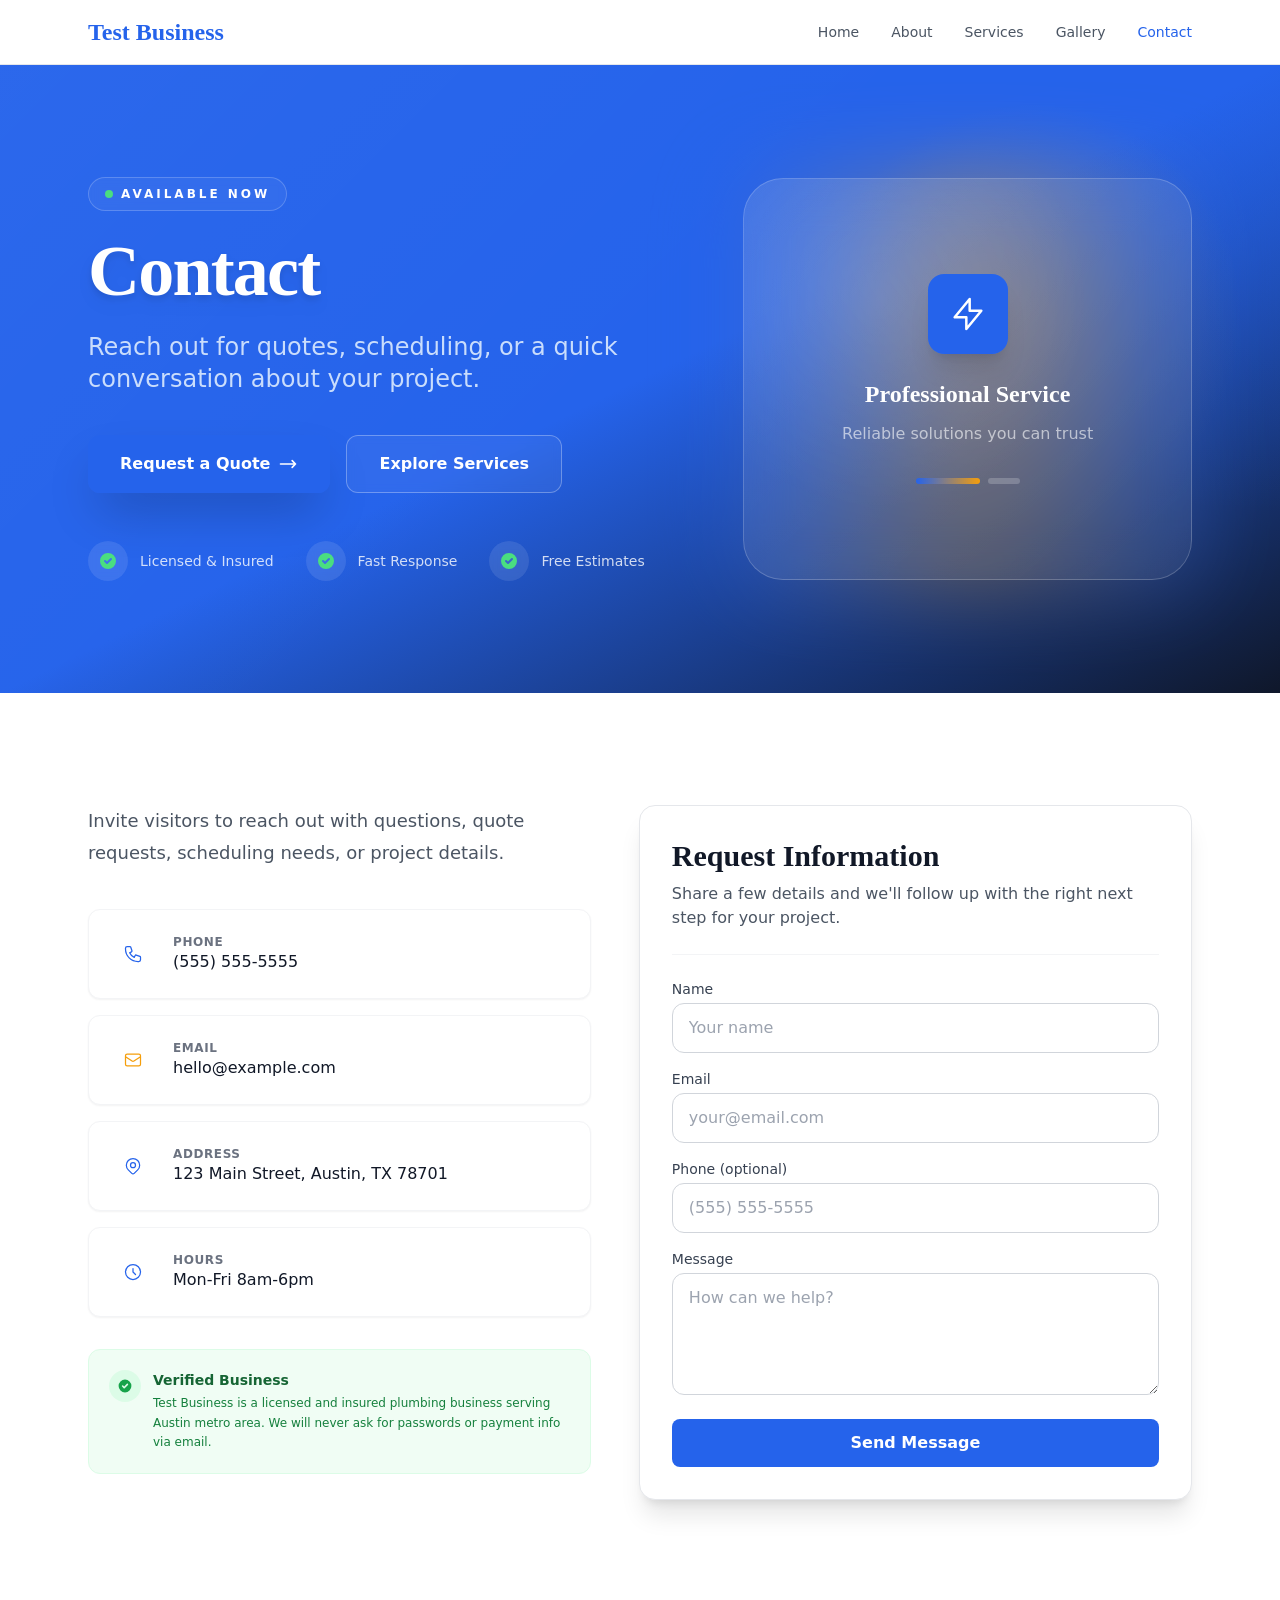
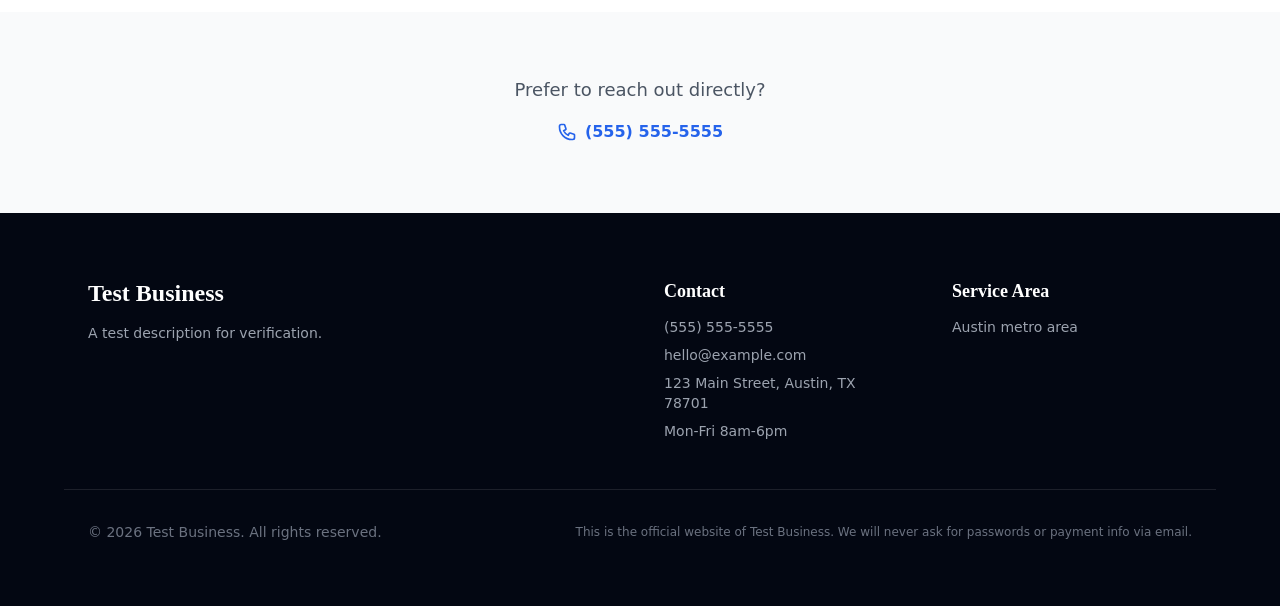
<file: contact/index.html>
<!DOCTYPE html><html lang="en" data-astro-cid-37fxchfa style="--primaryColor: #2563eb;--secondaryColor: #f59e0b;--displayFont: 'Playfair Display', Georgia, serif;--bodyFont: 'Inter', system-ui, sans-serif;"> <head><!-- Primary Meta Tags --><meta charset="utf-8"><meta name="viewport" content="width=device-width, initial-scale=1"><title>Contact Test Business</title><meta name="description" content="Get in touch with Test Business for quotes, scheduling, or questions."><meta name="author" content="Test Business"><meta name="robots" content="index, follow"><link rel="canonical" href="https://example.com/contact/"><link rel="preconnect" href="https://fonts.googleapis.com"><link rel="preconnect" href="https://fonts.gstatic.com" crossorigin><link href="https://fonts.googleapis.com/css2?family=Inter:wght@400;500;600;700;800&family=Playfair+Display:wght@600;700&family=Cormorant+Garamond:wght@500;600;700&family=DM+Serif+Display:ital@0;1&family=Space+Grotesk:wght@500;700&family=Source+Sans+3:wght@400;500;600;700&display=swap" rel="stylesheet"><!-- Security & Anti-Phishing --><meta http-equiv="X-Frame-Options" content="SAMEORIGIN"><meta http-equiv="X-Content-Type-Options" content="nosniff"><meta http-equiv="X-XSS-Protection" content="1; mode=block"><meta name="referrer" content="strict-origin-when-cross-origin"><meta http-equiv="Content-Security-Policy" content="default-src 'self'; script-src 'self' https://unpkg.com https://cdnjs.cloudflare.com; style-src 'self' 'unsafe-inline' https://fonts.googleapis.com; font-src 'self' https://fonts.gstatic.com; img-src 'self' data: https:; connect-src 'self'; frame-src 'self' https://unpkg.com; base-uri 'self'; form-action 'self'; frame-ancestors 'self'; object-src 'none'"><!-- Open Graph / Facebook --><meta property="og:type" content="website"><meta property="og:url" content="https://example.com/contact/"><meta property="og:title" content="Contact Test Business"><meta property="og:description" content="Get in touch with Test Business for quotes, scheduling, or questions."><meta property="og:site_name" content="Test Business"><meta property="og:locale" content="en_US"><meta property="og:image" content=""><meta property="og:image:width" content="1200"><meta property="og:image:height" content="630"><meta property="og:image:alt" content="Contact Test Business"><!-- Twitter --><meta name="twitter:card" content="summary_large_image"><meta name="twitter:url" content="https://example.com/contact/"><meta name="twitter:title" content="Contact Test Business"><meta name="twitter:description" content="Get in touch with Test Business for quotes, scheduling, or questions."><meta name="twitter:image" content=""><!-- Additional SEO --><meta name="geo.placename" content="123 Main Street, Austin, TX 78701"><!-- Structured Data (JSON-LD) --><script type="application/ld+json">{"@context":"https://schema.org","@type":"LocalBusiness","name":"Test Business","description":"A professional local business website.","url":"https://example.com","telephone":"(555) 555-5555","email":"hello@example.com","address":{"@type":"PostalAddress","streetAddress":"123 Main Street, Austin, TX 78701","addressLocality":"","addressRegion":"","postalCode":"","addressCountry":"US"},"openingHours":"Mon-Fri 8am-6pm","sameAs":[]}</script><link rel="stylesheet" href="/_astro/about.CuUqCsWw.css"></head> <body class="bg-white text-gray-900" data-astro-cid-37fxchfa style="--primaryColor: #2563eb;--secondaryColor: #f59e0b;--displayFont: 'Playfair Display', Georgia, serif;--bodyFont: 'Inter', system-ui, sans-serif;"> <a href="#main-content" class="sr-only focus:not-sr-only focus:absolute focus:left-4 focus:top-4 focus:z-50 focus:rounded focus:bg-white focus:px-4 focus:py-2 focus:text-sm focus:font-semibold focus:text-gray-900 focus:shadow" data-astro-cid-37fxchfa style="--primaryColor: #2563eb;--secondaryColor: #f59e0b;--displayFont: 'Playfair Display', Georgia, serif;--bodyFont: 'Inter', system-ui, sans-serif;">
Skip to content
</a> <header class="sticky top-0 z-40 border-b border-gray-200 backdrop-blur bg-white/95" data-astro-cid-37fxchfa style="--primaryColor: #2563eb;--secondaryColor: #f59e0b;--displayFont: 'Playfair Display', Georgia, serif;--bodyFont: 'Inter', system-ui, sans-serif;"> <nav class="mx-auto flex max-w-6xl items-center justify-between px-6 py-4" aria-label="Main navigation" data-astro-cid-37fxchfa style="--primaryColor: #2563eb;--secondaryColor: #f59e0b;--displayFont: 'Playfair Display', Georgia, serif;--bodyFont: 'Inter', system-ui, sans-serif;"> <a href="/" class="flex items-center gap-3 text-primary" data-astro-cid-37fxchfa style="--primaryColor: #2563eb;--secondaryColor: #f59e0b;--displayFont: 'Playfair Display', Georgia, serif;--bodyFont: 'Inter', system-ui, sans-serif;">  <span class="font-heading text-2xl font-bold" data-astro-cid-37fxchfa style="--primaryColor: #2563eb;--secondaryColor: #f59e0b;--displayFont: 'Playfair Display', Georgia, serif;--bodyFont: 'Inter', system-ui, sans-serif;">Test Business</span> </a> <div class="hidden items-center gap-8 md:flex" data-astro-cid-37fxchfa style="--primaryColor: #2563eb;--secondaryColor: #f59e0b;--displayFont: 'Playfair Display', Georgia, serif;--bodyFont: 'Inter', system-ui, sans-serif;"> <a href="/" class="text-sm font-medium transition-colors hover:text-primary text-gray-600" data-astro-cid-37fxchfa style="--primaryColor: #2563eb;--secondaryColor: #f59e0b;--displayFont: 'Playfair Display', Georgia, serif;--bodyFont: 'Inter', system-ui, sans-serif;"> Home </a><a href="/about/" class="text-sm font-medium transition-colors hover:text-primary text-gray-600" data-astro-cid-37fxchfa style="--primaryColor: #2563eb;--secondaryColor: #f59e0b;--displayFont: 'Playfair Display', Georgia, serif;--bodyFont: 'Inter', system-ui, sans-serif;"> About </a><a href="/services/" class="text-sm font-medium transition-colors hover:text-primary text-gray-600" data-astro-cid-37fxchfa style="--primaryColor: #2563eb;--secondaryColor: #f59e0b;--displayFont: 'Playfair Display', Georgia, serif;--bodyFont: 'Inter', system-ui, sans-serif;"> Services </a><a href="/gallery/" class="text-sm font-medium transition-colors hover:text-primary text-gray-600" data-astro-cid-37fxchfa style="--primaryColor: #2563eb;--secondaryColor: #f59e0b;--displayFont: 'Playfair Display', Georgia, serif;--bodyFont: 'Inter', system-ui, sans-serif;"> Gallery </a><a href="/contact/" class="text-sm font-medium transition-colors hover:text-primary text-primary" data-astro-cid-37fxchfa style="--primaryColor: #2563eb;--secondaryColor: #f59e0b;--displayFont: 'Playfair Display', Georgia, serif;--bodyFont: 'Inter', system-ui, sans-serif;"> Contact </a> </div> <details class="relative md:hidden" data-astro-cid-37fxchfa style="--primaryColor: #2563eb;--secondaryColor: #f59e0b;--displayFont: 'Playfair Display', Georgia, serif;--bodyFont: 'Inter', system-ui, sans-serif;"> <summary class="list-none cursor-pointer rounded p-2 text-gray-700 focus:outline-none focus:ring-2 focus:ring-primary focus:ring-offset-2" aria-label="Open mobile navigation" data-astro-cid-37fxchfa style="--primaryColor: #2563eb;--secondaryColor: #f59e0b;--displayFont: 'Playfair Display', Georgia, serif;--bodyFont: 'Inter', system-ui, sans-serif;"> <svg class="h-6 w-6" fill="none" stroke="currentColor" viewBox="0 0 24 24" aria-hidden="true" data-astro-cid-37fxchfa style="--primaryColor: #2563eb;--secondaryColor: #f59e0b;--displayFont: 'Playfair Display', Georgia, serif;--bodyFont: 'Inter', system-ui, sans-serif;"> <path stroke-linecap="round" stroke-linejoin="round" stroke-width="2" d="M4 6h16M4 12h16M4 18h16" data-astro-cid-37fxchfa style="--primaryColor: #2563eb;--secondaryColor: #f59e0b;--displayFont: 'Playfair Display', Georgia, serif;--bodyFont: 'Inter', system-ui, sans-serif;"></path> </svg> </summary> <div class="absolute right-0 mt-3 min-w-48 rounded-xl border p-3 shadow-lg border-gray-200 bg-white" data-astro-cid-37fxchfa style="--primaryColor: #2563eb;--secondaryColor: #f59e0b;--displayFont: 'Playfair Display', Georgia, serif;--bodyFont: 'Inter', system-ui, sans-serif;"> <a href="/" class="block rounded-lg px-3 py-2 text-sm font-medium transition-colors hover:bg-gray-50 hover:text-primary text-gray-700" data-astro-cid-37fxchfa style="--primaryColor: #2563eb;--secondaryColor: #f59e0b;--displayFont: 'Playfair Display', Georgia, serif;--bodyFont: 'Inter', system-ui, sans-serif;"> Home </a><a href="/about/" class="block rounded-lg px-3 py-2 text-sm font-medium transition-colors hover:bg-gray-50 hover:text-primary text-gray-700" data-astro-cid-37fxchfa style="--primaryColor: #2563eb;--secondaryColor: #f59e0b;--displayFont: 'Playfair Display', Georgia, serif;--bodyFont: 'Inter', system-ui, sans-serif;"> About </a><a href="/services/" class="block rounded-lg px-3 py-2 text-sm font-medium transition-colors hover:bg-gray-50 hover:text-primary text-gray-700" data-astro-cid-37fxchfa style="--primaryColor: #2563eb;--secondaryColor: #f59e0b;--displayFont: 'Playfair Display', Georgia, serif;--bodyFont: 'Inter', system-ui, sans-serif;"> Services </a><a href="/gallery/" class="block rounded-lg px-3 py-2 text-sm font-medium transition-colors hover:bg-gray-50 hover:text-primary text-gray-700" data-astro-cid-37fxchfa style="--primaryColor: #2563eb;--secondaryColor: #f59e0b;--displayFont: 'Playfair Display', Georgia, serif;--bodyFont: 'Inter', system-ui, sans-serif;"> Gallery </a><a href="/contact/" class="block rounded-lg px-3 py-2 text-sm font-medium transition-colors hover:bg-gray-50 hover:text-primary bg-gray-50 text-primary" data-astro-cid-37fxchfa style="--primaryColor: #2563eb;--secondaryColor: #f59e0b;--displayFont: 'Playfair Display', Georgia, serif;--bodyFont: 'Inter', system-ui, sans-serif;"> Contact </a> </div> </details> </nav> </header> <main id="main-content" data-astro-cid-37fxchfa style="--primaryColor: #2563eb;--secondaryColor: #f59e0b;--displayFont: 'Playfair Display', Georgia, serif;--bodyFont: 'Inter', system-ui, sans-serif;">  <section class="relative overflow-hidden py-20 md:py-28 bg-gradient-to-br from-primary via-primary to-slate-900 text-white">   <div class="absolute inset-0 pointer-events-none bg-[radial-gradient(ellipse_at_top_right,_rgba(37,99,235,0.5),_transparent_50%)]"></div> <div class="absolute top-0 right-0 w-[500px] h-[500px] pointer-events-none bg-[radial-gradient(circle,_rgba(245,158,11,0.2),_transparent_60%)]"></div> <div class="absolute bottom-0 left-0 w-[400px] h-[400px] pointer-events-none bg-[radial-gradient(circle,_rgba(37,99,235,0.15),_transparent_50%)]"></div> <div class="absolute inset-0 pointer-events-none bg-[linear-gradient(135deg,_rgba(255,255,255,0.03)_0%,_transparent_50%)]"></div>  <div class="relative mx-auto max-w-6xl px-6"> <div class="grid items-center gap-12 lg:grid-cols-[1.15fr_0.85fr]"> <div> <span class="inline-flex items-center gap-2 mb-6 text-xs font-semibold uppercase tracking-[0.25em] px-4 py-2 rounded-full border border-white/20 bg-white/5 backdrop-blur-sm"> <span class="w-2 h-2 rounded-full bg-green-400 animate-pulse"></span>
Available Now
</span> <h1 class="font-heading text-5xl font-bold leading-[1.1] md:text-6xl lg:text-7xl tracking-tight drop-shadow-lg">Contact</h1> <p class="mt-6 max-w-2xl text-xl leading-8 md:text-2xl text-blue-100/90">Reach out for quotes, scheduling, or a quick conversation about your project.</p> <div class="mt-10 flex flex-wrap gap-4"> <a href="/contact" class="group relative inline-flex items-center justify-center rounded-xl bg-gradient-to-r from-primary via-primary to-blue-600 px-8 py-4 text-base font-bold text-white shadow-2xl shadow-primary/40 transition-all hover:translate-y-[-2px] hover:shadow-primary/50 focus:outline-none focus:ring-2 focus:ring-primary focus:ring-offset-2 focus:ring-offset-slate-900"> <span class="flex items-center gap-2">
Request a Quote
<svg class="w-5 h-5 transition-transform group-hover:translate-x-1" fill="none" stroke="currentColor" viewBox="0 0 24 24"><path stroke-linecap="round" stroke-linejoin="round" stroke-width="2" d="M17 8l4 4m0 0l-4 4m4-4H3"></path></svg> </span> </a> <a href="/services" class="inline-flex items-center justify-center rounded-xl border border-white/30 bg-white/5 px-8 py-4 text-base font-semibold text-white backdrop-blur-sm transition-all hover:bg-white/10 hover:border-white/40 focus:outline-none focus:ring-2 focus:ring-white focus:ring-offset-2 focus:ring-offset-slate-900">Explore Services</a> </div> <div class="mt-12 flex flex-wrap items-center gap-8 text-sm"> <div class="flex items-center gap-3"> <div class="flex h-10 w-10 items-center justify-center rounded-full bg-white/10 backdrop-blur-sm"> <svg class="w-5 h-5 text-green-400" fill="currentColor" viewBox="0 0 20 20"><path fill-rule="evenodd" d="M10 18a8 8 0 100-16 8 8 0 000 16zm3.707-9.293a1 1 0 00-1.414-1.414L9 10.586 7.707 9.293a1 1 0 00-1.414 1.414l2 2a1 1 0 001.414 0l4-4z" clip-rule="evenodd"></path></svg> </div> <span class="text-white/80">Licensed & Insured</span> </div> <div class="flex items-center gap-3"> <div class="flex h-10 w-10 items-center justify-center rounded-full bg-white/10 backdrop-blur-sm"> <svg class="w-5 h-5 text-green-400" fill="currentColor" viewBox="0 0 20 20"><path fill-rule="evenodd" d="M10 18a8 8 0 100-16 8 8 0 000 16zm3.707-9.293a1 1 0 00-1.414-1.414L9 10.586 7.707 9.293a1 1 0 00-1.414 1.414l2 2a1 1 0 001.414 0l4-4z" clip-rule="evenodd"></path></svg> </div> <span class="text-white/80">Fast Response</span> </div> <div class="flex items-center gap-3"> <div class="flex h-10 w-10 items-center justify-center rounded-full bg-white/10 backdrop-blur-sm"> <svg class="w-5 h-5 text-green-400" fill="currentColor" viewBox="0 0 20 20"><path fill-rule="evenodd" d="M10 18a8 8 0 100-16 8 8 0 000 16zm3.707-9.293a1 1 0 00-1.414-1.414L9 10.586 7.707 9.293a1 1 0 00-1.414 1.414l2 2a1 1 0 001.414 0l4-4z" clip-rule="evenodd"></path></svg> </div> <span class="text-white/80">Free Estimates</span> </div> </div> </div> <div class="relative"> <div class="absolute -inset-4 rounded-[3rem] bg-gradient-to-r from-primary via-secondary to-primary opacity-30 blur-2xl"></div> <div class="relative overflow-hidden rounded-[2.5rem] border border-white/20 bg-gradient-to-br from-white/10 to-white/5 p-10 backdrop-blur-xl"> <div class="absolute inset-0 bg-[radial-gradient(circle_at_30%_30%,_rgba(255,255,255,0.1),_transparent_50%)]"></div> <div class="relative flex flex-col items-center justify-center min-h-[20rem]"> <div class="mb-6 flex h-20 w-20 items-center justify-center rounded-2xl bg-gradient-to-br from-primary to-blue-600 shadow-xl shadow-primary/30"> <svg class="w-10 h-10 text-white" fill="none" stroke="currentColor" viewBox="0 0 24 24"><path stroke-linecap="round" stroke-linejoin="round" stroke-width="1.5" d="M13 10V3L4 14h7v7l9-11h-7z"></path></svg> </div> <p class="font-heading text-2xl font-bold text-white">Professional Service</p> <p class="mt-3 text-white/60">Reliable solutions you can trust</p> <div class="mt-8 flex items-center gap-2"> <div class="h-1.5 w-16 rounded-full bg-gradient-to-r from-primary to-secondary"></div> <div class="h-1.5 w-8 rounded-full bg-white/20"></div> </div> </div> </div> </div> </div> </div> </section> <section class="py-20 md:py-28 bg-white"> <div class="mx-auto grid max-w-6xl gap-12 px-6 lg:grid-cols-[1fr_1.1fr]"> <div> <div class="prose max-w-none text-lg leading-8 text-gray-600 mb-10"> <p>Invite visitors to reach out with questions, quote requests, scheduling needs, or project details.</p> </div> <div class="space-y-4"> <div class="group relative overflow-hidden rounded-xl border border-gray-100 bg-white p-5 shadow-sm transition-all hover:shadow-lg"> <div class="absolute top-0 right-0 w-16 h-16 bg-gradient-to-br from-primary/10 to-transparent rounded-bl-full"></div> <div class="relative flex items-center gap-4"> <div class="flex h-12 w-12 items-center justify-center rounded-xl bg-primary/10 text-primary group-hover:bg-primary group-hover:text-white transition-colors"> <svg class="w-5 h-5" fill="none" stroke="currentColor" viewBox="0 0 24 24"><path stroke-linecap="round" stroke-linejoin="round" stroke-width="1.5" d="M3 5a2 2 0 012-2h3.28a1 1 0 01.948.684l1.498 4.493a1 1 0 01-.502 1.21l-2.257 1.13a11.042 11.042 0 005.516 5.516l1.13-2.257a1 1 0 011.21-.502l4.493 1.498a1 1 0 01.684.949V19a2 2 0 01-2 2h-1C9.716 21 3 14.284 3 6V5z"></path></svg> </div> <div> <p class="text-xs font-semibold text-gray-500 uppercase tracking-wider">Phone</p> <p class="font-medium text-gray-900">(555) 555-5555</p> </div> </div> </div> <div class="group relative overflow-hidden rounded-xl border border-gray-100 bg-white p-5 shadow-sm transition-all hover:shadow-lg"> <div class="absolute top-0 right-0 w-16 h-16 bg-gradient-to-br from-secondary/10 to-transparent rounded-bl-full"></div> <div class="relative flex items-center gap-4"> <div class="flex h-12 w-12 items-center justify-center rounded-xl bg-secondary/10 text-secondary group-hover:bg-secondary group-hover:text-white transition-colors"> <svg class="w-5 h-5" fill="none" stroke="currentColor" viewBox="0 0 24 24"><path stroke-linecap="round" stroke-linejoin="round" stroke-width="1.5" d="M3 8l7.89 5.26a2 2 0 002.22 0L21 8M5 19h14a2 2 0 002-2V7a2 2 0 00-2-2H5a2 2 0 00-2 2v10a2 2 0 002 2z"></path></svg> </div> <div> <p class="text-xs font-semibold text-gray-500 uppercase tracking-wider">Email</p> <p class="font-medium text-gray-900">hello@example.com</p> </div> </div> </div> <div class="group relative overflow-hidden rounded-xl border border-gray-100 bg-white p-5 shadow-sm transition-all hover:shadow-lg"> <div class="absolute top-0 right-0 w-16 h-16 bg-gradient-to-br from-primary/10 to-secondary/10 rounded-bl-full"></div> <div class="relative flex items-center gap-4"> <div class="flex h-12 w-12 items-center justify-center rounded-xl bg-primary/10 text-primary group-hover:bg-primary group-hover:text-white transition-colors"> <svg class="w-5 h-5" fill="none" stroke="currentColor" viewBox="0 0 24 24"><path stroke-linecap="round" stroke-linejoin="round" stroke-width="1.5" d="M17.657 16.657L13.414 20.9a1.994 1.994 0 01-2.827 0l-4.244-4.243a8 8 0 1111.314 0z"></path><path stroke-linecap="round" stroke-linejoin="round" stroke-width="1.5" d="M15 11a3 3 0 11-6 0 3 3 0 016 0z"></path></svg> </div> <div> <p class="text-xs font-semibold text-gray-500 uppercase tracking-wider">Address</p> <p class="font-medium text-gray-900">123 Main Street, Austin, TX 78701</p> </div> </div> </div> <div class="group relative overflow-hidden rounded-xl border border-gray-100 bg-white p-5 shadow-sm transition-all hover:shadow-lg"> <div class="absolute top-0 right-0 w-16 h-16 bg-gradient-to-br from-primary/10 to-transparent rounded-bl-full"></div> <div class="relative flex items-center gap-4"> <div class="flex h-12 w-12 items-center justify-center rounded-xl bg-primary/10 text-primary group-hover:bg-primary group-hover:text-white transition-colors"> <svg class="w-5 h-5" fill="none" stroke="currentColor" viewBox="0 0 24 24"><path stroke-linecap="round" stroke-linejoin="round" stroke-width="1.5" d="M12 8v4l3 3m6-3a9 9 0 11-18 0 9 9 0 0118 0z"></path></svg> </div> <div> <p class="text-xs font-semibold text-gray-500 uppercase tracking-wider">Hours</p> <p class="font-medium text-gray-900">Mon-Fri 8am-6pm</p> </div> </div> </div> </div> <div class="mt-8 rounded-xl bg-green-50 border border-green-100 p-5"> <div class="flex items-start gap-3"> <div class="flex h-8 w-8 items-center justify-center rounded-full bg-green-100 shrink-0"> <svg class="w-4 h-4 text-green-600" fill="currentColor" viewBox="0 0 20 20"><path fill-rule="evenodd" d="M10 18a8 8 0 100-16 8 8 0 000 16zm3.707-9.293a1 1 0 00-1.414-1.414L9 10.586 7.707 9.293a1 1 0 00-1.414 1.414l2 2a1 1 0 001.414 0l4-4z" clip-rule="evenodd"></path></svg> </div> <div> <p class="text-sm font-semibold text-green-800">Verified Business</p> <p class="text-xs text-green-700 mt-1 leading-relaxed">Test Business is a licensed and insured plumbing business serving Austin metro area. We will never ask for passwords or payment info via email.</p> </div> </div> </div> </div> <div class="relative"> <div class="absolute -inset-4 rounded-3xl bg-gradient-to-r from-primary/10 via-secondary/5 to-primary/10"></div> <div class="relative rounded-2xl border border-gray-200 bg-white p-8 shadow-xl"> <div class="mb-6 pb-6 border-b border-gray-100"> <h2 class="font-heading text-3xl font-bold text-gray-900">Request Information</h2> <p class="mt-2 text-base text-gray-600">Share a few details and we'll follow up with the right next step for your project.</p> </div> <form action="#" method="POST" autocomplete="on" novalidate class="flex flex-col gap-4 w-full"> <!-- Honeypot field (anti-phishing) --> <div class="absolute left-[-9999px]" aria-hidden="true"> <label for="website">Website</label> <input type="text" id="website" name="website" tabindex="-1" autocomplete="off"> </div> <div class="flex flex-col gap-1"> <label for="name" class="font-medium text-sm text-gray-700">Name</label> <input type="text" id="name" name="name" autocomplete="name" required class="rounded-xl border border-gray-300 bg-white px-4 py-3 text-gray-900 outline-none transition-colors placeholder:text-gray-400 focus:border-primary focus:ring-2 focus:ring-primary/20" placeholder="Your name"> </div> <div class="flex flex-col gap-1"> <label for="email" class="font-medium text-sm text-gray-700">Email</label> <input type="email" id="email" name="email" autocomplete="email" required class="rounded-xl border border-gray-300 bg-white px-4 py-3 text-gray-900 outline-none transition-colors placeholder:text-gray-400 focus:border-primary focus:ring-2 focus:ring-primary/20" placeholder="your@email.com"> </div> <div class="flex flex-col gap-1"> <label for="phone" class="font-medium text-sm text-gray-700">Phone (optional)</label> <input type="tel" id="phone" name="phone" autocomplete="tel" class="rounded-xl border border-gray-300 bg-white px-4 py-3 text-gray-900 outline-none transition-colors placeholder:text-gray-400 focus:border-primary focus:ring-2 focus:ring-primary/20" placeholder="(555) 555-5555"> </div> <div class="flex flex-col gap-1"> <label for="message" class="font-medium text-sm text-gray-700">Message</label> <textarea id="message" name="message" rows="4" required class="rounded-xl border border-gray-300 bg-white px-4 py-3 text-gray-900 outline-none transition-colors placeholder:text-gray-400 focus:border-primary focus:ring-2 focus:ring-primary/20 resize-y" placeholder="How can we help?"></textarea> </div> <button type="submit" class="mt-2 py-3 px-6 font-semibold hover:opacity-90 transition-opacity rounded-lg bg-primary text-white">
Send Message
</button> </form> </div> </div> </div> </section> <section class="py-16 bg-gray-50"> <div class="mx-auto max-w-4xl px-6 text-center"> <p class="text-lg text-gray-600">Prefer to reach out directly?</p> <a href="tel:{siteConfig.phone}" class="mt-4 inline-flex items-center gap-2 text-primary font-semibold hover:underline"> <svg class="w-5 h-5" fill="none" stroke="currentColor" viewBox="0 0 24 24"><path stroke-linecap="round" stroke-linejoin="round" stroke-width="2" d="M3 5a2 2 0 012-2h3.28a1 1 0 01.948.684l1.498 4.493a1 1 0 01-.502 1.21l-2.257 1.13a11.042 11.042 0 005.516 5.516l1.13-2.257a1 1 0 011.21-.502l4.493 1.498a1 1 0 01.684.949V19a2 2 0 01-2 2h-1C9.716 21 3 14.284 3 6V5z"></path></svg> (555) 555-5555 </a> </div> </section>  </main> <footer class="bg-gray-950 text-gray-300 py-16" data-astro-cid-37fxchfa style="--primaryColor: #2563eb;--secondaryColor: #f59e0b;--displayFont: 'Playfair Display', Georgia, serif;--bodyFont: 'Inter', system-ui, sans-serif;"> <div class="mx-auto grid max-w-6xl gap-12 px-6 md:grid-cols-4" data-astro-cid-37fxchfa style="--primaryColor: #2563eb;--secondaryColor: #f59e0b;--displayFont: 'Playfair Display', Georgia, serif;--bodyFont: 'Inter', system-ui, sans-serif;"> <div class="md:col-span-2" data-astro-cid-37fxchfa style="--primaryColor: #2563eb;--secondaryColor: #f59e0b;--displayFont: 'Playfair Display', Georgia, serif;--bodyFont: 'Inter', system-ui, sans-serif;"> <h2 class="font-heading text-2xl font-bold text-white" data-astro-cid-37fxchfa style="--primaryColor: #2563eb;--secondaryColor: #f59e0b;--displayFont: 'Playfair Display', Georgia, serif;--bodyFont: 'Inter', system-ui, sans-serif;">Test Business</h2> <p class="mt-3 text-sm leading-6 text-gray-400" data-astro-cid-37fxchfa style="--primaryColor: #2563eb;--secondaryColor: #f59e0b;--displayFont: 'Playfair Display', Georgia, serif;--bodyFont: 'Inter', system-ui, sans-serif;">A test description for verification.</p> <div class="mt-6 flex flex-wrap gap-3" data-astro-cid-37fxchfa style="--primaryColor: #2563eb;--secondaryColor: #f59e0b;--displayFont: 'Playfair Display', Georgia, serif;--bodyFont: 'Inter', system-ui, sans-serif;">  </div> </div> <div data-astro-cid-37fxchfa style="--primaryColor: #2563eb;--secondaryColor: #f59e0b;--displayFont: 'Playfair Display', Georgia, serif;--bodyFont: 'Inter', system-ui, sans-serif;"> <h2 class="font-heading text-lg font-semibold text-white" data-astro-cid-37fxchfa style="--primaryColor: #2563eb;--secondaryColor: #f59e0b;--displayFont: 'Playfair Display', Georgia, serif;--bodyFont: 'Inter', system-ui, sans-serif;">Contact</h2> <div class="mt-3 space-y-2 text-sm text-gray-400" data-astro-cid-37fxchfa style="--primaryColor: #2563eb;--secondaryColor: #f59e0b;--displayFont: 'Playfair Display', Georgia, serif;--bodyFont: 'Inter', system-ui, sans-serif;"> <p data-astro-cid-37fxchfa style="--primaryColor: #2563eb;--secondaryColor: #f59e0b;--displayFont: 'Playfair Display', Georgia, serif;--bodyFont: 'Inter', system-ui, sans-serif;">(555) 555-5555</p> <p data-astro-cid-37fxchfa style="--primaryColor: #2563eb;--secondaryColor: #f59e0b;--displayFont: 'Playfair Display', Georgia, serif;--bodyFont: 'Inter', system-ui, sans-serif;">hello@example.com</p> <p data-astro-cid-37fxchfa style="--primaryColor: #2563eb;--secondaryColor: #f59e0b;--displayFont: 'Playfair Display', Georgia, serif;--bodyFont: 'Inter', system-ui, sans-serif;">123 Main Street, Austin, TX 78701</p> <p data-astro-cid-37fxchfa style="--primaryColor: #2563eb;--secondaryColor: #f59e0b;--displayFont: 'Playfair Display', Georgia, serif;--bodyFont: 'Inter', system-ui, sans-serif;">Mon-Fri 8am-6pm</p> </div> </div> <div data-astro-cid-37fxchfa style="--primaryColor: #2563eb;--secondaryColor: #f59e0b;--displayFont: 'Playfair Display', Georgia, serif;--bodyFont: 'Inter', system-ui, sans-serif;"> <h2 class="font-heading text-lg font-semibold text-white" data-astro-cid-37fxchfa style="--primaryColor: #2563eb;--secondaryColor: #f59e0b;--displayFont: 'Playfair Display', Georgia, serif;--bodyFont: 'Inter', system-ui, sans-serif;">Service Area</h2> <p class="mt-3 text-sm text-gray-400" data-astro-cid-37fxchfa style="--primaryColor: #2563eb;--secondaryColor: #f59e0b;--displayFont: 'Playfair Display', Georgia, serif;--bodyFont: 'Inter', system-ui, sans-serif;">Austin metro area</p> </div> </div> <div class="mx-auto mt-12 max-w-6xl border-t border-white/10 px-6 pt-8" data-astro-cid-37fxchfa style="--primaryColor: #2563eb;--secondaryColor: #f59e0b;--displayFont: 'Playfair Display', Georgia, serif;--bodyFont: 'Inter', system-ui, sans-serif;"> <div class="flex flex-col gap-4 text-sm text-gray-500 md:flex-row md:items-center md:justify-between" data-astro-cid-37fxchfa style="--primaryColor: #2563eb;--secondaryColor: #f59e0b;--displayFont: 'Playfair Display', Georgia, serif;--bodyFont: 'Inter', system-ui, sans-serif;"> <p data-astro-cid-37fxchfa style="--primaryColor: #2563eb;--secondaryColor: #f59e0b;--displayFont: 'Playfair Display', Georgia, serif;--bodyFont: 'Inter', system-ui, sans-serif;">&copy; 2026 Test Business. All rights reserved.</p> <p class="text-xs" data-astro-cid-37fxchfa style="--primaryColor: #2563eb;--secondaryColor: #f59e0b;--displayFont: 'Playfair Display', Georgia, serif;--bodyFont: 'Inter', system-ui, sans-serif;">This is the official website of Test Business. We will never ask for passwords or payment info via email.</p> </div> </div> </footer> </body></html>
</file>
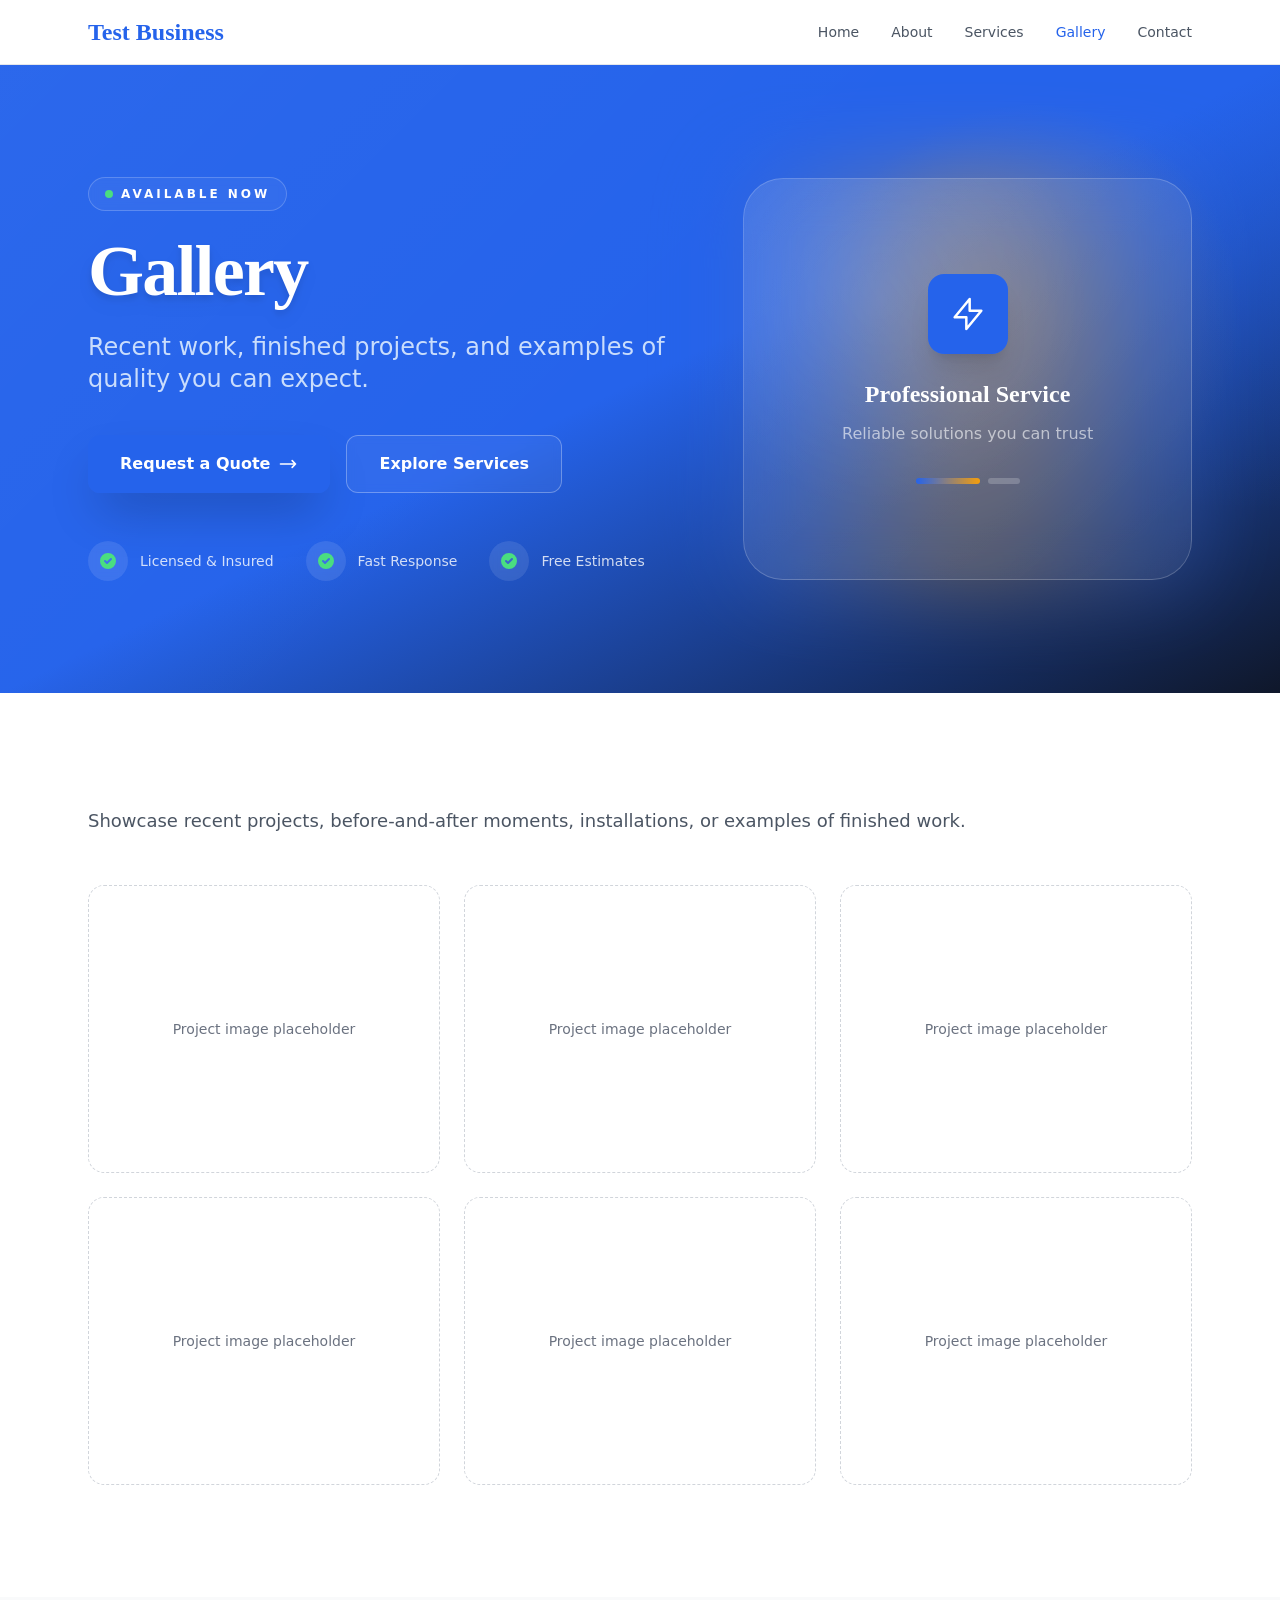
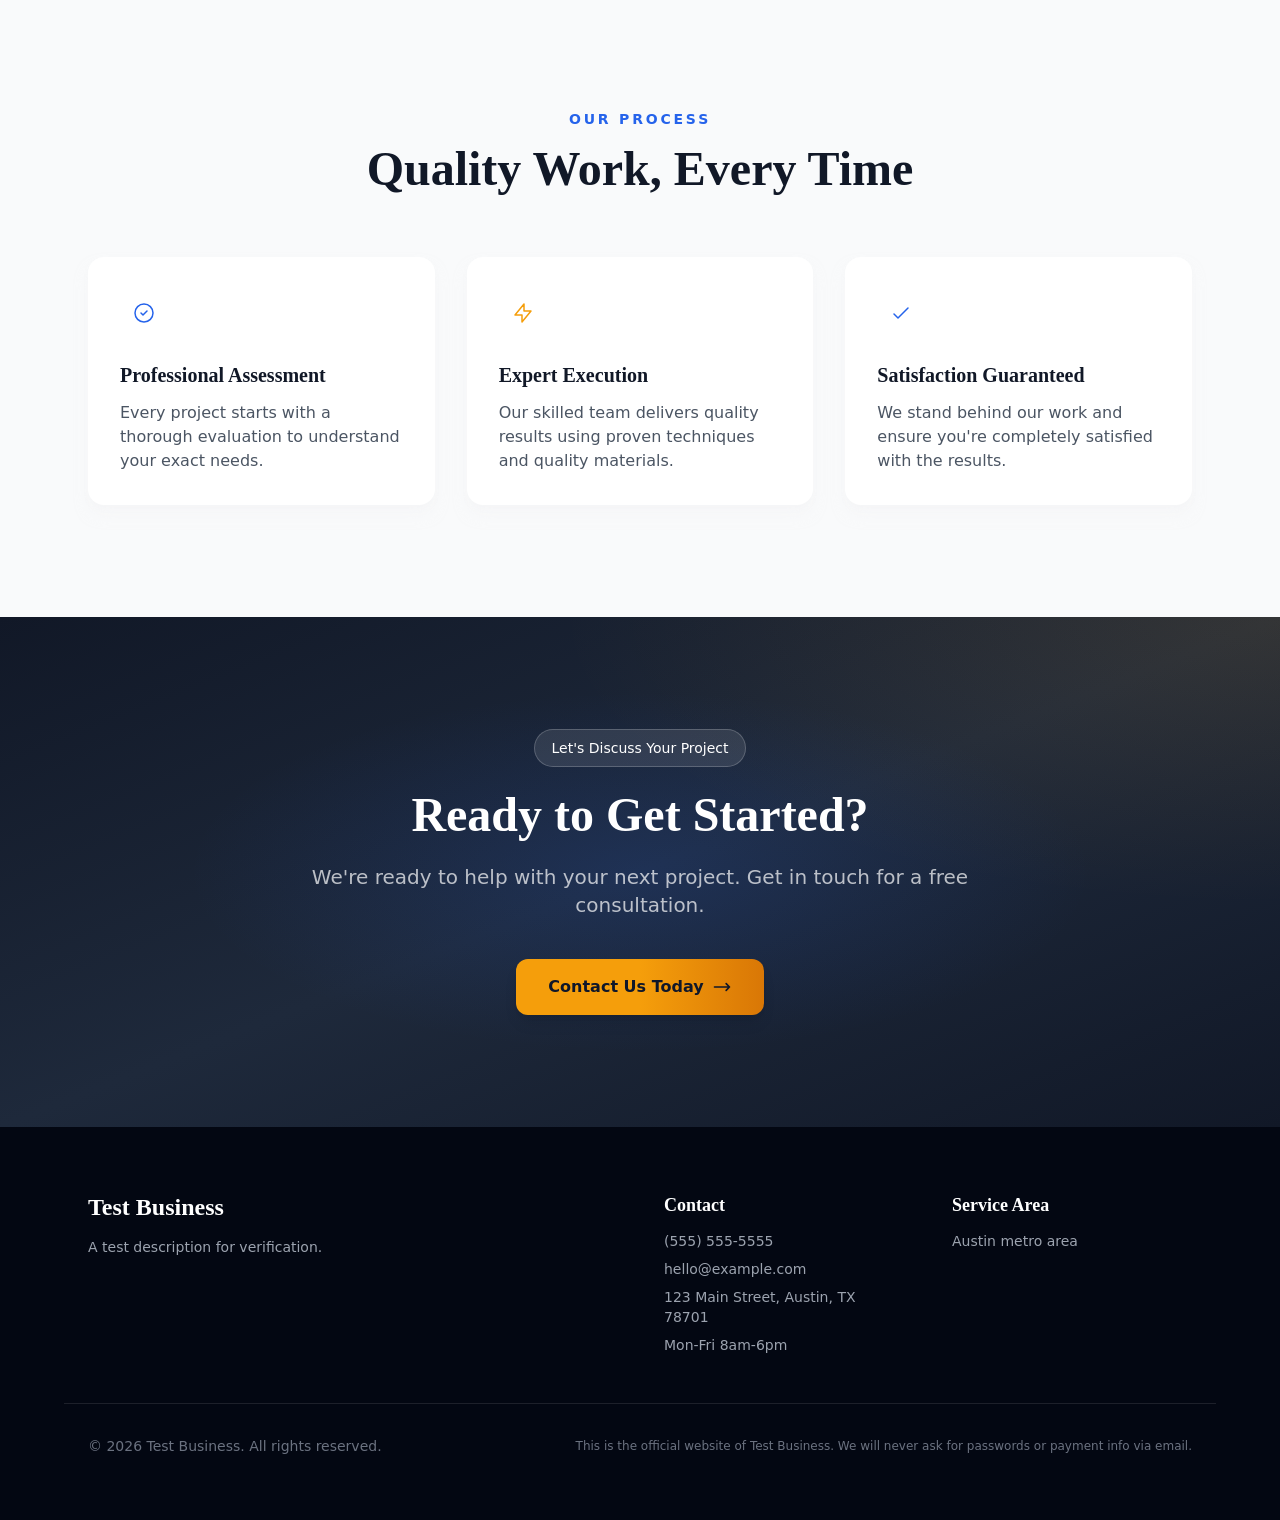
<file: gallery/index.html>
<!DOCTYPE html><html lang="en" data-astro-cid-37fxchfa style="--primaryColor: #2563eb;--secondaryColor: #f59e0b;--displayFont: 'Playfair Display', Georgia, serif;--bodyFont: 'Inter', system-ui, sans-serif;"> <head><!-- Primary Meta Tags --><meta charset="utf-8"><meta name="viewport" content="width=device-width, initial-scale=1"><title>Test Business Project Gallery</title><meta name="description" content="Browse recent work and project examples from Test Business."><meta name="author" content="Test Business"><meta name="robots" content="index, follow"><link rel="canonical" href="https://example.com/gallery/"><link rel="preconnect" href="https://fonts.googleapis.com"><link rel="preconnect" href="https://fonts.gstatic.com" crossorigin><link href="https://fonts.googleapis.com/css2?family=Inter:wght@400;500;600;700;800&family=Playfair+Display:wght@600;700&family=Cormorant+Garamond:wght@500;600;700&family=DM+Serif+Display:ital@0;1&family=Space+Grotesk:wght@500;700&family=Source+Sans+3:wght@400;500;600;700&display=swap" rel="stylesheet"><!-- Security & Anti-Phishing --><meta http-equiv="X-Frame-Options" content="SAMEORIGIN"><meta http-equiv="X-Content-Type-Options" content="nosniff"><meta http-equiv="X-XSS-Protection" content="1; mode=block"><meta name="referrer" content="strict-origin-when-cross-origin"><meta http-equiv="Content-Security-Policy" content="default-src 'self'; script-src 'self' https://unpkg.com https://cdnjs.cloudflare.com; style-src 'self' 'unsafe-inline' https://fonts.googleapis.com; font-src 'self' https://fonts.gstatic.com; img-src 'self' data: https:; connect-src 'self'; frame-src 'self' https://unpkg.com; base-uri 'self'; form-action 'self'; frame-ancestors 'self'; object-src 'none'"><!-- Open Graph / Facebook --><meta property="og:type" content="website"><meta property="og:url" content="https://example.com/gallery/"><meta property="og:title" content="Test Business Project Gallery"><meta property="og:description" content="Browse recent work and project examples from Test Business."><meta property="og:site_name" content="Test Business"><meta property="og:locale" content="en_US"><meta property="og:image" content=""><meta property="og:image:width" content="1200"><meta property="og:image:height" content="630"><meta property="og:image:alt" content="Test Business Project Gallery"><!-- Twitter --><meta name="twitter:card" content="summary_large_image"><meta name="twitter:url" content="https://example.com/gallery/"><meta name="twitter:title" content="Test Business Project Gallery"><meta name="twitter:description" content="Browse recent work and project examples from Test Business."><meta name="twitter:image" content=""><!-- Additional SEO --><meta name="geo.placename" content="123 Main Street, Austin, TX 78701"><!-- Structured Data (JSON-LD) --><script type="application/ld+json">{"@context":"https://schema.org","@type":"LocalBusiness","name":"Test Business","description":"A professional local business website.","url":"https://example.com","telephone":"(555) 555-5555","email":"hello@example.com","address":{"@type":"PostalAddress","streetAddress":"123 Main Street, Austin, TX 78701","addressLocality":"","addressRegion":"","postalCode":"","addressCountry":"US"},"openingHours":"Mon-Fri 8am-6pm","sameAs":[]}</script><link rel="stylesheet" href="/_astro/about.CuUqCsWw.css"></head> <body class="bg-white text-gray-900" data-astro-cid-37fxchfa style="--primaryColor: #2563eb;--secondaryColor: #f59e0b;--displayFont: 'Playfair Display', Georgia, serif;--bodyFont: 'Inter', system-ui, sans-serif;"> <a href="#main-content" class="sr-only focus:not-sr-only focus:absolute focus:left-4 focus:top-4 focus:z-50 focus:rounded focus:bg-white focus:px-4 focus:py-2 focus:text-sm focus:font-semibold focus:text-gray-900 focus:shadow" data-astro-cid-37fxchfa style="--primaryColor: #2563eb;--secondaryColor: #f59e0b;--displayFont: 'Playfair Display', Georgia, serif;--bodyFont: 'Inter', system-ui, sans-serif;">
Skip to content
</a> <header class="sticky top-0 z-40 border-b border-gray-200 backdrop-blur bg-white/95" data-astro-cid-37fxchfa style="--primaryColor: #2563eb;--secondaryColor: #f59e0b;--displayFont: 'Playfair Display', Georgia, serif;--bodyFont: 'Inter', system-ui, sans-serif;"> <nav class="mx-auto flex max-w-6xl items-center justify-between px-6 py-4" aria-label="Main navigation" data-astro-cid-37fxchfa style="--primaryColor: #2563eb;--secondaryColor: #f59e0b;--displayFont: 'Playfair Display', Georgia, serif;--bodyFont: 'Inter', system-ui, sans-serif;"> <a href="/" class="flex items-center gap-3 text-primary" data-astro-cid-37fxchfa style="--primaryColor: #2563eb;--secondaryColor: #f59e0b;--displayFont: 'Playfair Display', Georgia, serif;--bodyFont: 'Inter', system-ui, sans-serif;">  <span class="font-heading text-2xl font-bold" data-astro-cid-37fxchfa style="--primaryColor: #2563eb;--secondaryColor: #f59e0b;--displayFont: 'Playfair Display', Georgia, serif;--bodyFont: 'Inter', system-ui, sans-serif;">Test Business</span> </a> <div class="hidden items-center gap-8 md:flex" data-astro-cid-37fxchfa style="--primaryColor: #2563eb;--secondaryColor: #f59e0b;--displayFont: 'Playfair Display', Georgia, serif;--bodyFont: 'Inter', system-ui, sans-serif;"> <a href="/" class="text-sm font-medium transition-colors hover:text-primary text-gray-600" data-astro-cid-37fxchfa style="--primaryColor: #2563eb;--secondaryColor: #f59e0b;--displayFont: 'Playfair Display', Georgia, serif;--bodyFont: 'Inter', system-ui, sans-serif;"> Home </a><a href="/about/" class="text-sm font-medium transition-colors hover:text-primary text-gray-600" data-astro-cid-37fxchfa style="--primaryColor: #2563eb;--secondaryColor: #f59e0b;--displayFont: 'Playfair Display', Georgia, serif;--bodyFont: 'Inter', system-ui, sans-serif;"> About </a><a href="/services/" class="text-sm font-medium transition-colors hover:text-primary text-gray-600" data-astro-cid-37fxchfa style="--primaryColor: #2563eb;--secondaryColor: #f59e0b;--displayFont: 'Playfair Display', Georgia, serif;--bodyFont: 'Inter', system-ui, sans-serif;"> Services </a><a href="/gallery/" class="text-sm font-medium transition-colors hover:text-primary text-primary" data-astro-cid-37fxchfa style="--primaryColor: #2563eb;--secondaryColor: #f59e0b;--displayFont: 'Playfair Display', Georgia, serif;--bodyFont: 'Inter', system-ui, sans-serif;"> Gallery </a><a href="/contact/" class="text-sm font-medium transition-colors hover:text-primary text-gray-600" data-astro-cid-37fxchfa style="--primaryColor: #2563eb;--secondaryColor: #f59e0b;--displayFont: 'Playfair Display', Georgia, serif;--bodyFont: 'Inter', system-ui, sans-serif;"> Contact </a> </div> <details class="relative md:hidden" data-astro-cid-37fxchfa style="--primaryColor: #2563eb;--secondaryColor: #f59e0b;--displayFont: 'Playfair Display', Georgia, serif;--bodyFont: 'Inter', system-ui, sans-serif;"> <summary class="list-none cursor-pointer rounded p-2 text-gray-700 focus:outline-none focus:ring-2 focus:ring-primary focus:ring-offset-2" aria-label="Open mobile navigation" data-astro-cid-37fxchfa style="--primaryColor: #2563eb;--secondaryColor: #f59e0b;--displayFont: 'Playfair Display', Georgia, serif;--bodyFont: 'Inter', system-ui, sans-serif;"> <svg class="h-6 w-6" fill="none" stroke="currentColor" viewBox="0 0 24 24" aria-hidden="true" data-astro-cid-37fxchfa style="--primaryColor: #2563eb;--secondaryColor: #f59e0b;--displayFont: 'Playfair Display', Georgia, serif;--bodyFont: 'Inter', system-ui, sans-serif;"> <path stroke-linecap="round" stroke-linejoin="round" stroke-width="2" d="M4 6h16M4 12h16M4 18h16" data-astro-cid-37fxchfa style="--primaryColor: #2563eb;--secondaryColor: #f59e0b;--displayFont: 'Playfair Display', Georgia, serif;--bodyFont: 'Inter', system-ui, sans-serif;"></path> </svg> </summary> <div class="absolute right-0 mt-3 min-w-48 rounded-xl border p-3 shadow-lg border-gray-200 bg-white" data-astro-cid-37fxchfa style="--primaryColor: #2563eb;--secondaryColor: #f59e0b;--displayFont: 'Playfair Display', Georgia, serif;--bodyFont: 'Inter', system-ui, sans-serif;"> <a href="/" class="block rounded-lg px-3 py-2 text-sm font-medium transition-colors hover:bg-gray-50 hover:text-primary text-gray-700" data-astro-cid-37fxchfa style="--primaryColor: #2563eb;--secondaryColor: #f59e0b;--displayFont: 'Playfair Display', Georgia, serif;--bodyFont: 'Inter', system-ui, sans-serif;"> Home </a><a href="/about/" class="block rounded-lg px-3 py-2 text-sm font-medium transition-colors hover:bg-gray-50 hover:text-primary text-gray-700" data-astro-cid-37fxchfa style="--primaryColor: #2563eb;--secondaryColor: #f59e0b;--displayFont: 'Playfair Display', Georgia, serif;--bodyFont: 'Inter', system-ui, sans-serif;"> About </a><a href="/services/" class="block rounded-lg px-3 py-2 text-sm font-medium transition-colors hover:bg-gray-50 hover:text-primary text-gray-700" data-astro-cid-37fxchfa style="--primaryColor: #2563eb;--secondaryColor: #f59e0b;--displayFont: 'Playfair Display', Georgia, serif;--bodyFont: 'Inter', system-ui, sans-serif;"> Services </a><a href="/gallery/" class="block rounded-lg px-3 py-2 text-sm font-medium transition-colors hover:bg-gray-50 hover:text-primary bg-gray-50 text-primary" data-astro-cid-37fxchfa style="--primaryColor: #2563eb;--secondaryColor: #f59e0b;--displayFont: 'Playfair Display', Georgia, serif;--bodyFont: 'Inter', system-ui, sans-serif;"> Gallery </a><a href="/contact/" class="block rounded-lg px-3 py-2 text-sm font-medium transition-colors hover:bg-gray-50 hover:text-primary text-gray-700" data-astro-cid-37fxchfa style="--primaryColor: #2563eb;--secondaryColor: #f59e0b;--displayFont: 'Playfair Display', Georgia, serif;--bodyFont: 'Inter', system-ui, sans-serif;"> Contact </a> </div> </details> </nav> </header> <main id="main-content" data-astro-cid-37fxchfa style="--primaryColor: #2563eb;--secondaryColor: #f59e0b;--displayFont: 'Playfair Display', Georgia, serif;--bodyFont: 'Inter', system-ui, sans-serif;">  <section class="relative overflow-hidden py-20 md:py-28 bg-gradient-to-br from-primary via-primary to-slate-900 text-white">   <div class="absolute inset-0 pointer-events-none bg-[radial-gradient(ellipse_at_top_right,_rgba(37,99,235,0.5),_transparent_50%)]"></div> <div class="absolute top-0 right-0 w-[500px] h-[500px] pointer-events-none bg-[radial-gradient(circle,_rgba(245,158,11,0.2),_transparent_60%)]"></div> <div class="absolute bottom-0 left-0 w-[400px] h-[400px] pointer-events-none bg-[radial-gradient(circle,_rgba(37,99,235,0.15),_transparent_50%)]"></div> <div class="absolute inset-0 pointer-events-none bg-[linear-gradient(135deg,_rgba(255,255,255,0.03)_0%,_transparent_50%)]"></div>  <div class="relative mx-auto max-w-6xl px-6"> <div class="grid items-center gap-12 lg:grid-cols-[1.15fr_0.85fr]"> <div> <span class="inline-flex items-center gap-2 mb-6 text-xs font-semibold uppercase tracking-[0.25em] px-4 py-2 rounded-full border border-white/20 bg-white/5 backdrop-blur-sm"> <span class="w-2 h-2 rounded-full bg-green-400 animate-pulse"></span>
Available Now
</span> <h1 class="font-heading text-5xl font-bold leading-[1.1] md:text-6xl lg:text-7xl tracking-tight drop-shadow-lg">Gallery</h1> <p class="mt-6 max-w-2xl text-xl leading-8 md:text-2xl text-blue-100/90">Recent work, finished projects, and examples of quality you can expect.</p> <div class="mt-10 flex flex-wrap gap-4"> <a href="/contact" class="group relative inline-flex items-center justify-center rounded-xl bg-gradient-to-r from-primary via-primary to-blue-600 px-8 py-4 text-base font-bold text-white shadow-2xl shadow-primary/40 transition-all hover:translate-y-[-2px] hover:shadow-primary/50 focus:outline-none focus:ring-2 focus:ring-primary focus:ring-offset-2 focus:ring-offset-slate-900"> <span class="flex items-center gap-2">
Request a Quote
<svg class="w-5 h-5 transition-transform group-hover:translate-x-1" fill="none" stroke="currentColor" viewBox="0 0 24 24"><path stroke-linecap="round" stroke-linejoin="round" stroke-width="2" d="M17 8l4 4m0 0l-4 4m4-4H3"></path></svg> </span> </a> <a href="/services" class="inline-flex items-center justify-center rounded-xl border border-white/30 bg-white/5 px-8 py-4 text-base font-semibold text-white backdrop-blur-sm transition-all hover:bg-white/10 hover:border-white/40 focus:outline-none focus:ring-2 focus:ring-white focus:ring-offset-2 focus:ring-offset-slate-900">Explore Services</a> </div> <div class="mt-12 flex flex-wrap items-center gap-8 text-sm"> <div class="flex items-center gap-3"> <div class="flex h-10 w-10 items-center justify-center rounded-full bg-white/10 backdrop-blur-sm"> <svg class="w-5 h-5 text-green-400" fill="currentColor" viewBox="0 0 20 20"><path fill-rule="evenodd" d="M10 18a8 8 0 100-16 8 8 0 000 16zm3.707-9.293a1 1 0 00-1.414-1.414L9 10.586 7.707 9.293a1 1 0 00-1.414 1.414l2 2a1 1 0 001.414 0l4-4z" clip-rule="evenodd"></path></svg> </div> <span class="text-white/80">Licensed & Insured</span> </div> <div class="flex items-center gap-3"> <div class="flex h-10 w-10 items-center justify-center rounded-full bg-white/10 backdrop-blur-sm"> <svg class="w-5 h-5 text-green-400" fill="currentColor" viewBox="0 0 20 20"><path fill-rule="evenodd" d="M10 18a8 8 0 100-16 8 8 0 000 16zm3.707-9.293a1 1 0 00-1.414-1.414L9 10.586 7.707 9.293a1 1 0 00-1.414 1.414l2 2a1 1 0 001.414 0l4-4z" clip-rule="evenodd"></path></svg> </div> <span class="text-white/80">Fast Response</span> </div> <div class="flex items-center gap-3"> <div class="flex h-10 w-10 items-center justify-center rounded-full bg-white/10 backdrop-blur-sm"> <svg class="w-5 h-5 text-green-400" fill="currentColor" viewBox="0 0 20 20"><path fill-rule="evenodd" d="M10 18a8 8 0 100-16 8 8 0 000 16zm3.707-9.293a1 1 0 00-1.414-1.414L9 10.586 7.707 9.293a1 1 0 00-1.414 1.414l2 2a1 1 0 001.414 0l4-4z" clip-rule="evenodd"></path></svg> </div> <span class="text-white/80">Free Estimates</span> </div> </div> </div> <div class="relative"> <div class="absolute -inset-4 rounded-[3rem] bg-gradient-to-r from-primary via-secondary to-primary opacity-30 blur-2xl"></div> <div class="relative overflow-hidden rounded-[2.5rem] border border-white/20 bg-gradient-to-br from-white/10 to-white/5 p-10 backdrop-blur-xl"> <div class="absolute inset-0 bg-[radial-gradient(circle_at_30%_30%,_rgba(255,255,255,0.1),_transparent_50%)]"></div> <div class="relative flex flex-col items-center justify-center min-h-[20rem]"> <div class="mb-6 flex h-20 w-20 items-center justify-center rounded-2xl bg-gradient-to-br from-primary to-blue-600 shadow-xl shadow-primary/30"> <svg class="w-10 h-10 text-white" fill="none" stroke="currentColor" viewBox="0 0 24 24"><path stroke-linecap="round" stroke-linejoin="round" stroke-width="1.5" d="M13 10V3L4 14h7v7l9-11h-7z"></path></svg> </div> <p class="font-heading text-2xl font-bold text-white">Professional Service</p> <p class="mt-3 text-white/60">Reliable solutions you can trust</p> <div class="mt-8 flex items-center gap-2"> <div class="h-1.5 w-16 rounded-full bg-gradient-to-r from-primary to-secondary"></div> <div class="h-1.5 w-8 rounded-full bg-white/20"></div> </div> </div> </div> </div> </div> </div> </section> <section class="py-20 md:py-28 bg-white"> <div class="mx-auto max-w-6xl px-6"> <div class="prose mb-12 max-w-none text-lg leading-8 text-gray-600"> <p>Showcase recent projects, before-and-after moments, installations, or examples of finished work.</p> </div> <div class="grid grid-cols-1 gap-6 sm:grid-cols-2 lg:grid-cols-3"> <div class="flex h-72 items-center justify-center rounded-2xl border border-dashed border-gray-300 bg-gradient-to-br from-primary/10 via-white to-secondary/20 text-sm font-medium text-gray-500">
Project image placeholder
</div><div class="flex h-72 items-center justify-center rounded-2xl border border-dashed border-gray-300 bg-gradient-to-br from-primary/10 via-white to-secondary/20 text-sm font-medium text-gray-500">
Project image placeholder
</div><div class="flex h-72 items-center justify-center rounded-2xl border border-dashed border-gray-300 bg-gradient-to-br from-primary/10 via-white to-secondary/20 text-sm font-medium text-gray-500">
Project image placeholder
</div><div class="flex h-72 items-center justify-center rounded-2xl border border-dashed border-gray-300 bg-gradient-to-br from-primary/10 via-white to-secondary/20 text-sm font-medium text-gray-500">
Project image placeholder
</div><div class="flex h-72 items-center justify-center rounded-2xl border border-dashed border-gray-300 bg-gradient-to-br from-primary/10 via-white to-secondary/20 text-sm font-medium text-gray-500">
Project image placeholder
</div><div class="flex h-72 items-center justify-center rounded-2xl border border-dashed border-gray-300 bg-gradient-to-br from-primary/10 via-white to-secondary/20 text-sm font-medium text-gray-500">
Project image placeholder
</div> </div> </div> </section> <section class="py-20 md:py-28 bg-gray-50"> <div class="mx-auto max-w-6xl px-6"> <div class="mx-auto max-w-3xl text-center mb-16"> <p class="text-sm font-semibold uppercase tracking-[0.2em] text-primary">Our Process</p> <h2 class="mt-4 font-heading text-4xl font-bold text-gray-900 md:text-5xl">Quality Work, Every Time</h2> </div> <div class="grid gap-8 md:grid-cols-3"> <div class="relative overflow-hidden rounded-2xl bg-white p-8 shadow-lg shadow-gray-100/50"> <div class="absolute top-0 right-0 w-20 h-20 bg-gradient-to-br from-primary/10 to-transparent rounded-bl-full"></div> <div class="relative"> <div class="flex h-12 w-12 items-center justify-center rounded-xl bg-primary/10 text-primary mb-6"> <svg class="w-6 h-6" fill="none" stroke="currentColor" viewBox="0 0 24 24"><path stroke-linecap="round" stroke-linejoin="round" stroke-width="1.5" d="M9 12l2 2 4-4m6 2a9 9 0 11-18 0 9 9 0 0118 0z"></path></svg> </div> <h3 class="font-heading text-xl font-bold text-gray-900">Professional Assessment</h3> <p class="mt-3 text-gray-600">Every project starts with a thorough evaluation to understand your exact needs.</p> </div> </div> <div class="relative overflow-hidden rounded-2xl bg-white p-8 shadow-lg shadow-gray-100/50"> <div class="absolute top-0 right-0 w-20 h-20 bg-gradient-to-br from-secondary/10 to-transparent rounded-bl-full"></div> <div class="relative"> <div class="flex h-12 w-12 items-center justify-center rounded-xl bg-secondary/10 text-secondary mb-6"> <svg class="w-6 h-6" fill="none" stroke="currentColor" viewBox="0 0 24 24"><path stroke-linecap="round" stroke-linejoin="round" stroke-width="1.5" d="M13 10V3L4 14h7v7l9-11h-7z"></path></svg> </div> <h3 class="font-heading text-xl font-bold text-gray-900">Expert Execution</h3> <p class="mt-3 text-gray-600">Our skilled team delivers quality results using proven techniques and quality materials.</p> </div> </div> <div class="relative overflow-hidden rounded-2xl bg-white p-8 shadow-lg shadow-gray-100/50"> <div class="absolute top-0 right-0 w-20 h-20 bg-gradient-to-br from-primary/10 to-secondary/10 rounded-bl-full"></div> <div class="relative"> <div class="flex h-12 w-12 items-center justify-center rounded-xl bg-primary/10 text-primary mb-6"> <svg class="w-6 h-6" fill="none" stroke="currentColor" viewBox="0 0 24 24"><path stroke-linecap="round" stroke-linejoin="round" stroke-width="1.5" d="M5 13l4 4L19 7"></path></svg> </div> <h3 class="font-heading text-xl font-bold text-gray-900">Satisfaction Guaranteed</h3> <p class="mt-3 text-gray-600">We stand behind our work and ensure you're completely satisfied with the results.</p> </div> </div> </div> </div> </section> <section class="relative overflow-hidden py-20 md:py-28 bg-gradient-to-br from-gray-900 via-slate-800 to-gray-900 text-white"> <div class="absolute inset-0 pointer-events-none bg-[radial-gradient(ellipse_at_center,_rgba(37,99,235,0.15),_transparent_50%)]"></div> <div class="absolute inset-0 pointer-events-none bg-[radial-gradient(ellipse_at_top_right,_rgba(245,158,11,0.1),_transparent_40%)]"></div> <div class="relative mx-auto max-w-4xl px-6 text-center"> <div class="inline-flex items-center gap-2 mb-6 px-4 py-2 rounded-full bg-white/10 border border-white/20"> <span class="text-sm font-medium">Let's Discuss Your Project</span> </div> <h2 class="font-heading text-4xl font-bold md:text-5xl">Ready to Get Started?</h2> <p class="mt-6 text-xl text-white/70 max-w-2xl mx-auto">We're ready to help with your next project. Get in touch for a free consultation.</p> <div class="mt-10"> <a href="/contact" class="group inline-flex items-center justify-center rounded-xl bg-gradient-to-r from-secondary via-amber-500 to-amber-600 px-8 py-4 text-base font-bold text-slate-900 shadow-lg shadow-secondary/30 transition-all hover:-translate-y-1 hover:shadow-xl hover:shadow-secondary/40"> <span class="flex items-center gap-2">
Contact Us Today
<svg class="w-5 h-5 transition-transform group-hover:translate-x-1" fill="none" stroke="currentColor" viewBox="0 0 24 24"><path stroke-linecap="round" stroke-linejoin="round" stroke-width="2" d="M17 8l4 4m0 0l-4 4m4-4H3"></path></svg> </span> </a> </div> </div> </section>  </main> <footer class="bg-gray-950 text-gray-300 py-16" data-astro-cid-37fxchfa style="--primaryColor: #2563eb;--secondaryColor: #f59e0b;--displayFont: 'Playfair Display', Georgia, serif;--bodyFont: 'Inter', system-ui, sans-serif;"> <div class="mx-auto grid max-w-6xl gap-12 px-6 md:grid-cols-4" data-astro-cid-37fxchfa style="--primaryColor: #2563eb;--secondaryColor: #f59e0b;--displayFont: 'Playfair Display', Georgia, serif;--bodyFont: 'Inter', system-ui, sans-serif;"> <div class="md:col-span-2" data-astro-cid-37fxchfa style="--primaryColor: #2563eb;--secondaryColor: #f59e0b;--displayFont: 'Playfair Display', Georgia, serif;--bodyFont: 'Inter', system-ui, sans-serif;"> <h2 class="font-heading text-2xl font-bold text-white" data-astro-cid-37fxchfa style="--primaryColor: #2563eb;--secondaryColor: #f59e0b;--displayFont: 'Playfair Display', Georgia, serif;--bodyFont: 'Inter', system-ui, sans-serif;">Test Business</h2> <p class="mt-3 text-sm leading-6 text-gray-400" data-astro-cid-37fxchfa style="--primaryColor: #2563eb;--secondaryColor: #f59e0b;--displayFont: 'Playfair Display', Georgia, serif;--bodyFont: 'Inter', system-ui, sans-serif;">A test description for verification.</p> <div class="mt-6 flex flex-wrap gap-3" data-astro-cid-37fxchfa style="--primaryColor: #2563eb;--secondaryColor: #f59e0b;--displayFont: 'Playfair Display', Georgia, serif;--bodyFont: 'Inter', system-ui, sans-serif;">  </div> </div> <div data-astro-cid-37fxchfa style="--primaryColor: #2563eb;--secondaryColor: #f59e0b;--displayFont: 'Playfair Display', Georgia, serif;--bodyFont: 'Inter', system-ui, sans-serif;"> <h2 class="font-heading text-lg font-semibold text-white" data-astro-cid-37fxchfa style="--primaryColor: #2563eb;--secondaryColor: #f59e0b;--displayFont: 'Playfair Display', Georgia, serif;--bodyFont: 'Inter', system-ui, sans-serif;">Contact</h2> <div class="mt-3 space-y-2 text-sm text-gray-400" data-astro-cid-37fxchfa style="--primaryColor: #2563eb;--secondaryColor: #f59e0b;--displayFont: 'Playfair Display', Georgia, serif;--bodyFont: 'Inter', system-ui, sans-serif;"> <p data-astro-cid-37fxchfa style="--primaryColor: #2563eb;--secondaryColor: #f59e0b;--displayFont: 'Playfair Display', Georgia, serif;--bodyFont: 'Inter', system-ui, sans-serif;">(555) 555-5555</p> <p data-astro-cid-37fxchfa style="--primaryColor: #2563eb;--secondaryColor: #f59e0b;--displayFont: 'Playfair Display', Georgia, serif;--bodyFont: 'Inter', system-ui, sans-serif;">hello@example.com</p> <p data-astro-cid-37fxchfa style="--primaryColor: #2563eb;--secondaryColor: #f59e0b;--displayFont: 'Playfair Display', Georgia, serif;--bodyFont: 'Inter', system-ui, sans-serif;">123 Main Street, Austin, TX 78701</p> <p data-astro-cid-37fxchfa style="--primaryColor: #2563eb;--secondaryColor: #f59e0b;--displayFont: 'Playfair Display', Georgia, serif;--bodyFont: 'Inter', system-ui, sans-serif;">Mon-Fri 8am-6pm</p> </div> </div> <div data-astro-cid-37fxchfa style="--primaryColor: #2563eb;--secondaryColor: #f59e0b;--displayFont: 'Playfair Display', Georgia, serif;--bodyFont: 'Inter', system-ui, sans-serif;"> <h2 class="font-heading text-lg font-semibold text-white" data-astro-cid-37fxchfa style="--primaryColor: #2563eb;--secondaryColor: #f59e0b;--displayFont: 'Playfair Display', Georgia, serif;--bodyFont: 'Inter', system-ui, sans-serif;">Service Area</h2> <p class="mt-3 text-sm text-gray-400" data-astro-cid-37fxchfa style="--primaryColor: #2563eb;--secondaryColor: #f59e0b;--displayFont: 'Playfair Display', Georgia, serif;--bodyFont: 'Inter', system-ui, sans-serif;">Austin metro area</p> </div> </div> <div class="mx-auto mt-12 max-w-6xl border-t border-white/10 px-6 pt-8" data-astro-cid-37fxchfa style="--primaryColor: #2563eb;--secondaryColor: #f59e0b;--displayFont: 'Playfair Display', Georgia, serif;--bodyFont: 'Inter', system-ui, sans-serif;"> <div class="flex flex-col gap-4 text-sm text-gray-500 md:flex-row md:items-center md:justify-between" data-astro-cid-37fxchfa style="--primaryColor: #2563eb;--secondaryColor: #f59e0b;--displayFont: 'Playfair Display', Georgia, serif;--bodyFont: 'Inter', system-ui, sans-serif;"> <p data-astro-cid-37fxchfa style="--primaryColor: #2563eb;--secondaryColor: #f59e0b;--displayFont: 'Playfair Display', Georgia, serif;--bodyFont: 'Inter', system-ui, sans-serif;">&copy; 2026 Test Business. All rights reserved.</p> <p class="text-xs" data-astro-cid-37fxchfa style="--primaryColor: #2563eb;--secondaryColor: #f59e0b;--displayFont: 'Playfair Display', Georgia, serif;--bodyFont: 'Inter', system-ui, sans-serif;">This is the official website of Test Business. We will never ask for passwords or payment info via email.</p> </div> </div> </footer> </body></html>
</file>
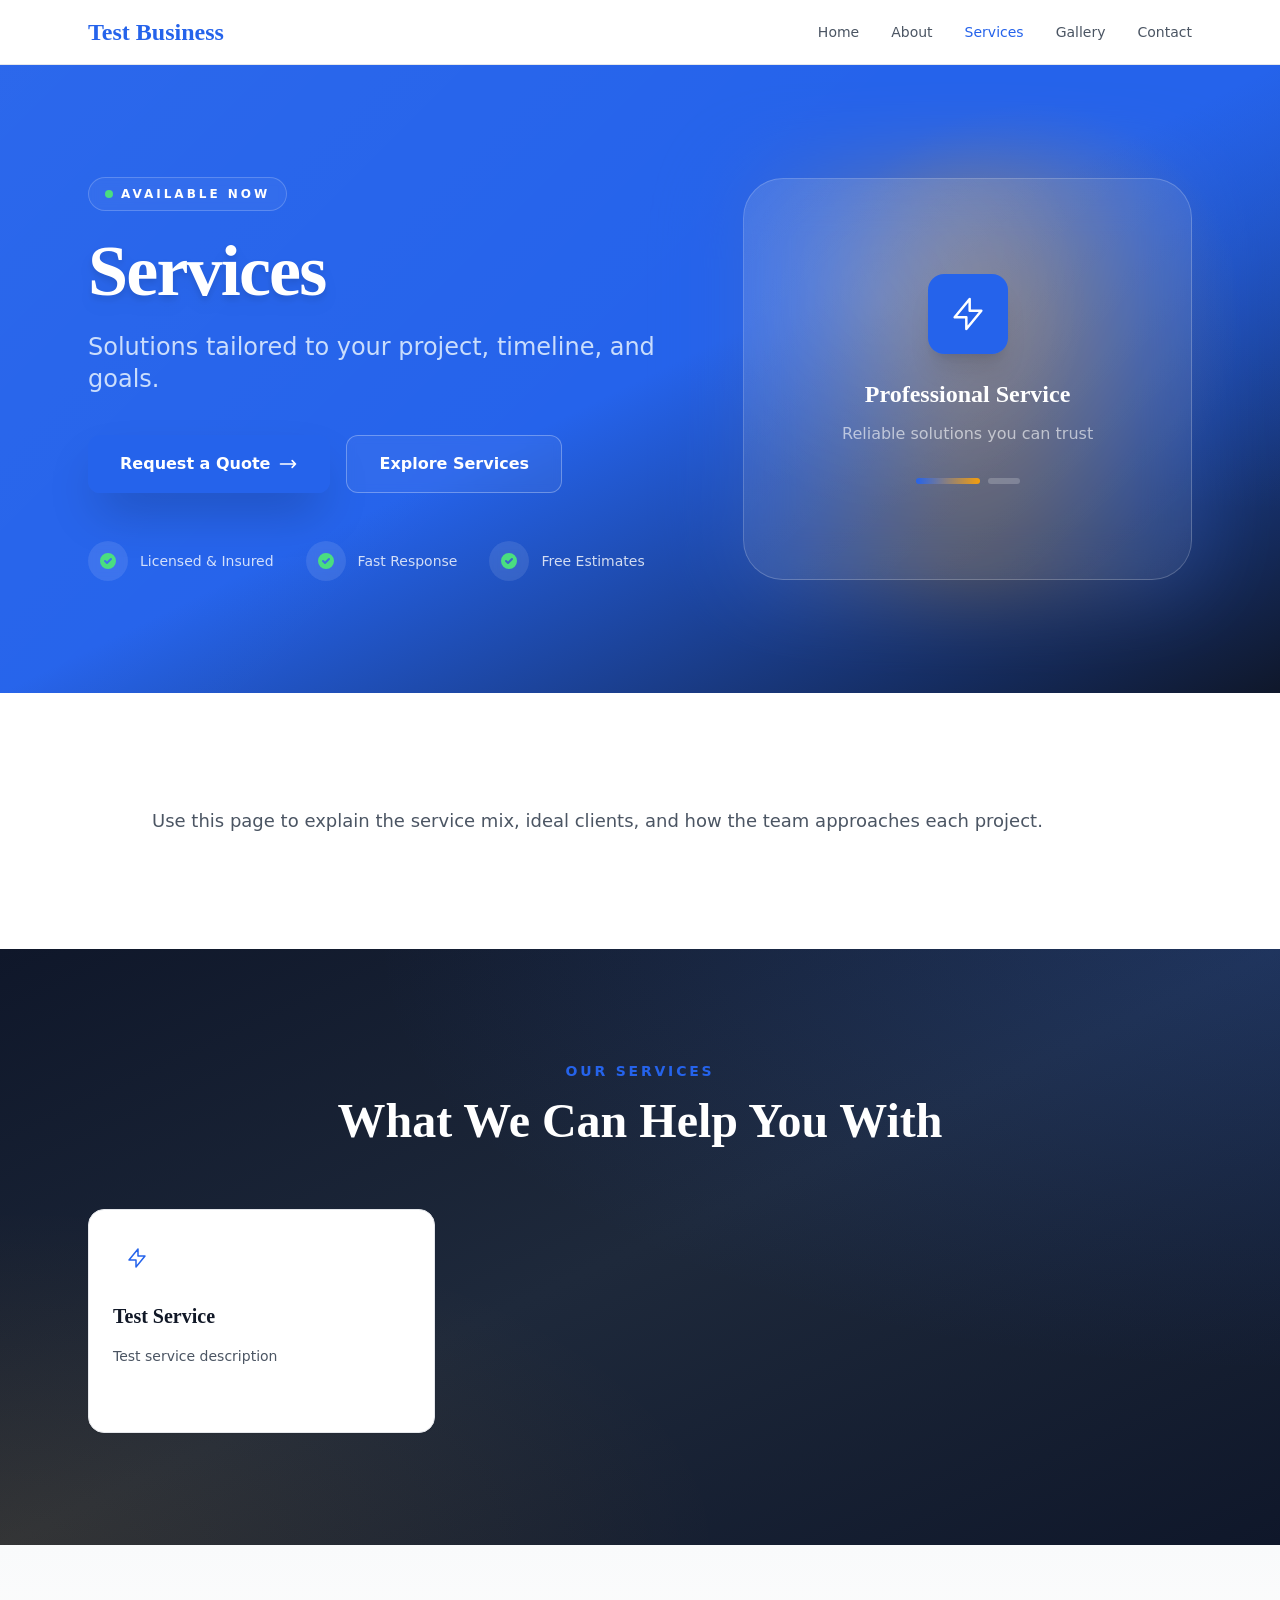
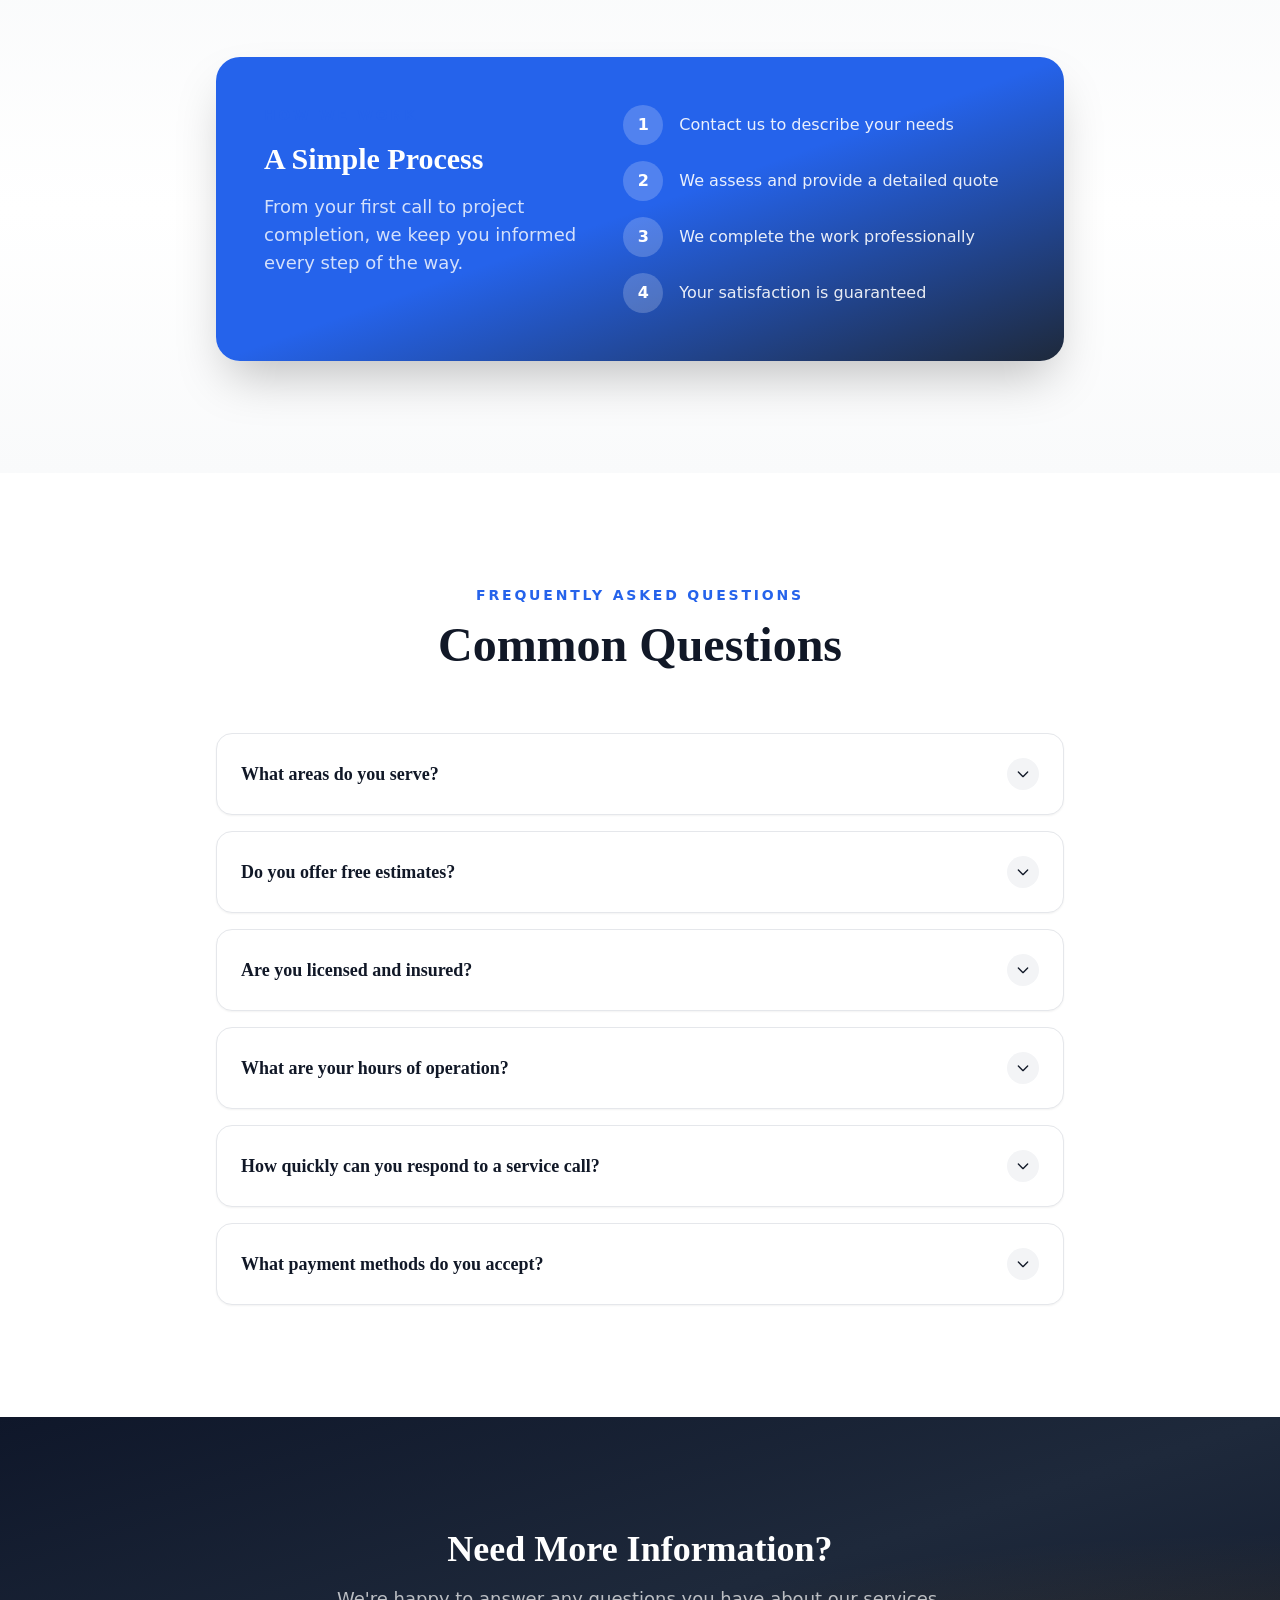
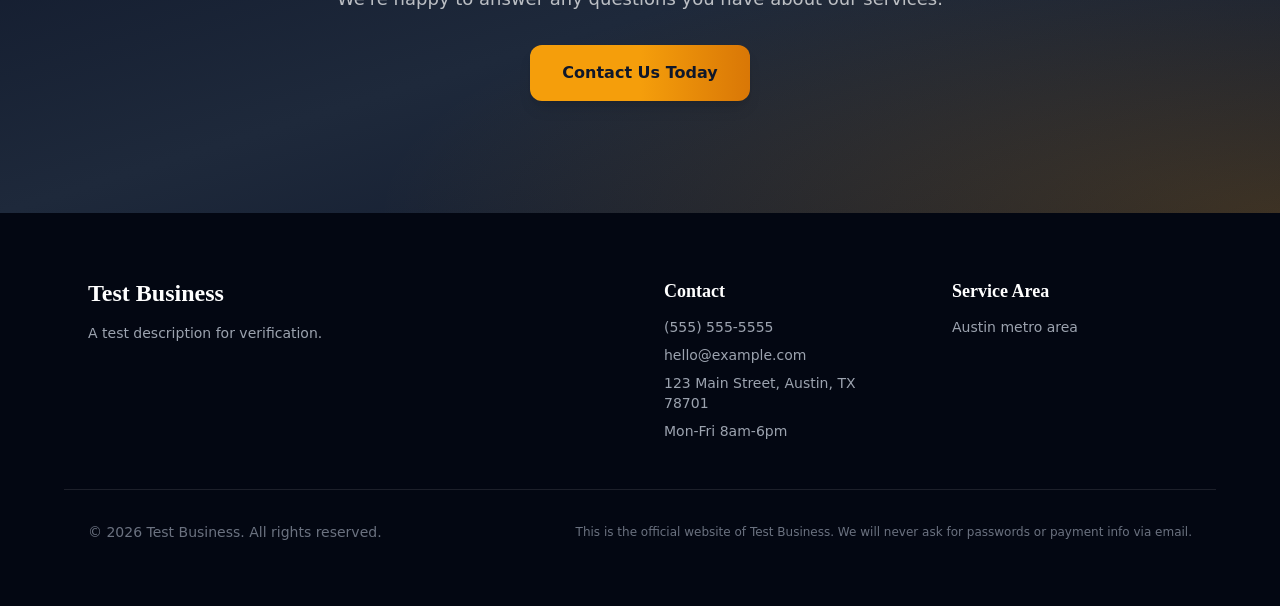
<file: services/index.html>
<!DOCTYPE html><html lang="en" data-astro-cid-37fxchfa style="--primaryColor: #2563eb;--secondaryColor: #f59e0b;--displayFont: 'Playfair Display', Georgia, serif;--bodyFont: 'Inter', system-ui, sans-serif;"> <head><!-- Primary Meta Tags --><meta charset="utf-8"><meta name="viewport" content="width=device-width, initial-scale=1"><title>Test Business Services</title><meta name="description" content="Explore the services Test Business offers in your area."><meta name="author" content="Test Business"><meta name="robots" content="index, follow"><link rel="canonical" href="https://example.com/services/"><link rel="preconnect" href="https://fonts.googleapis.com"><link rel="preconnect" href="https://fonts.gstatic.com" crossorigin><link href="https://fonts.googleapis.com/css2?family=Inter:wght@400;500;600;700;800&family=Playfair+Display:wght@600;700&family=Cormorant+Garamond:wght@500;600;700&family=DM+Serif+Display:ital@0;1&family=Space+Grotesk:wght@500;700&family=Source+Sans+3:wght@400;500;600;700&display=swap" rel="stylesheet"><!-- Security & Anti-Phishing --><meta http-equiv="X-Frame-Options" content="SAMEORIGIN"><meta http-equiv="X-Content-Type-Options" content="nosniff"><meta http-equiv="X-XSS-Protection" content="1; mode=block"><meta name="referrer" content="strict-origin-when-cross-origin"><meta http-equiv="Content-Security-Policy" content="default-src 'self'; script-src 'self' https://unpkg.com https://cdnjs.cloudflare.com; style-src 'self' 'unsafe-inline' https://fonts.googleapis.com; font-src 'self' https://fonts.gstatic.com; img-src 'self' data: https:; connect-src 'self'; frame-src 'self' https://unpkg.com; base-uri 'self'; form-action 'self'; frame-ancestors 'self'; object-src 'none'"><!-- Open Graph / Facebook --><meta property="og:type" content="website"><meta property="og:url" content="https://example.com/services/"><meta property="og:title" content="Test Business Services"><meta property="og:description" content="Explore the services Test Business offers in your area."><meta property="og:site_name" content="Test Business"><meta property="og:locale" content="en_US"><meta property="og:image" content=""><meta property="og:image:width" content="1200"><meta property="og:image:height" content="630"><meta property="og:image:alt" content="Test Business Services"><!-- Twitter --><meta name="twitter:card" content="summary_large_image"><meta name="twitter:url" content="https://example.com/services/"><meta name="twitter:title" content="Test Business Services"><meta name="twitter:description" content="Explore the services Test Business offers in your area."><meta name="twitter:image" content=""><!-- Additional SEO --><meta name="geo.placename" content="123 Main Street, Austin, TX 78701"><!-- Structured Data (JSON-LD) --><script type="application/ld+json">{"@context":"https://schema.org","@type":"LocalBusiness","name":"Test Business","description":"A professional local business website.","url":"https://example.com","telephone":"(555) 555-5555","email":"hello@example.com","address":{"@type":"PostalAddress","streetAddress":"123 Main Street, Austin, TX 78701","addressLocality":"","addressRegion":"","postalCode":"","addressCountry":"US"},"openingHours":"Mon-Fri 8am-6pm","sameAs":[]}</script><link rel="stylesheet" href="/_astro/about.CuUqCsWw.css"></head> <body class="bg-white text-gray-900" data-astro-cid-37fxchfa style="--primaryColor: #2563eb;--secondaryColor: #f59e0b;--displayFont: 'Playfair Display', Georgia, serif;--bodyFont: 'Inter', system-ui, sans-serif;"> <a href="#main-content" class="sr-only focus:not-sr-only focus:absolute focus:left-4 focus:top-4 focus:z-50 focus:rounded focus:bg-white focus:px-4 focus:py-2 focus:text-sm focus:font-semibold focus:text-gray-900 focus:shadow" data-astro-cid-37fxchfa style="--primaryColor: #2563eb;--secondaryColor: #f59e0b;--displayFont: 'Playfair Display', Georgia, serif;--bodyFont: 'Inter', system-ui, sans-serif;">
Skip to content
</a> <header class="sticky top-0 z-40 border-b border-gray-200 backdrop-blur bg-white/95" data-astro-cid-37fxchfa style="--primaryColor: #2563eb;--secondaryColor: #f59e0b;--displayFont: 'Playfair Display', Georgia, serif;--bodyFont: 'Inter', system-ui, sans-serif;"> <nav class="mx-auto flex max-w-6xl items-center justify-between px-6 py-4" aria-label="Main navigation" data-astro-cid-37fxchfa style="--primaryColor: #2563eb;--secondaryColor: #f59e0b;--displayFont: 'Playfair Display', Georgia, serif;--bodyFont: 'Inter', system-ui, sans-serif;"> <a href="/" class="flex items-center gap-3 text-primary" data-astro-cid-37fxchfa style="--primaryColor: #2563eb;--secondaryColor: #f59e0b;--displayFont: 'Playfair Display', Georgia, serif;--bodyFont: 'Inter', system-ui, sans-serif;">  <span class="font-heading text-2xl font-bold" data-astro-cid-37fxchfa style="--primaryColor: #2563eb;--secondaryColor: #f59e0b;--displayFont: 'Playfair Display', Georgia, serif;--bodyFont: 'Inter', system-ui, sans-serif;">Test Business</span> </a> <div class="hidden items-center gap-8 md:flex" data-astro-cid-37fxchfa style="--primaryColor: #2563eb;--secondaryColor: #f59e0b;--displayFont: 'Playfair Display', Georgia, serif;--bodyFont: 'Inter', system-ui, sans-serif;"> <a href="/" class="text-sm font-medium transition-colors hover:text-primary text-gray-600" data-astro-cid-37fxchfa style="--primaryColor: #2563eb;--secondaryColor: #f59e0b;--displayFont: 'Playfair Display', Georgia, serif;--bodyFont: 'Inter', system-ui, sans-serif;"> Home </a><a href="/about/" class="text-sm font-medium transition-colors hover:text-primary text-gray-600" data-astro-cid-37fxchfa style="--primaryColor: #2563eb;--secondaryColor: #f59e0b;--displayFont: 'Playfair Display', Georgia, serif;--bodyFont: 'Inter', system-ui, sans-serif;"> About </a><a href="/services/" class="text-sm font-medium transition-colors hover:text-primary text-primary" data-astro-cid-37fxchfa style="--primaryColor: #2563eb;--secondaryColor: #f59e0b;--displayFont: 'Playfair Display', Georgia, serif;--bodyFont: 'Inter', system-ui, sans-serif;"> Services </a><a href="/gallery/" class="text-sm font-medium transition-colors hover:text-primary text-gray-600" data-astro-cid-37fxchfa style="--primaryColor: #2563eb;--secondaryColor: #f59e0b;--displayFont: 'Playfair Display', Georgia, serif;--bodyFont: 'Inter', system-ui, sans-serif;"> Gallery </a><a href="/contact/" class="text-sm font-medium transition-colors hover:text-primary text-gray-600" data-astro-cid-37fxchfa style="--primaryColor: #2563eb;--secondaryColor: #f59e0b;--displayFont: 'Playfair Display', Georgia, serif;--bodyFont: 'Inter', system-ui, sans-serif;"> Contact </a> </div> <details class="relative md:hidden" data-astro-cid-37fxchfa style="--primaryColor: #2563eb;--secondaryColor: #f59e0b;--displayFont: 'Playfair Display', Georgia, serif;--bodyFont: 'Inter', system-ui, sans-serif;"> <summary class="list-none cursor-pointer rounded p-2 text-gray-700 focus:outline-none focus:ring-2 focus:ring-primary focus:ring-offset-2" aria-label="Open mobile navigation" data-astro-cid-37fxchfa style="--primaryColor: #2563eb;--secondaryColor: #f59e0b;--displayFont: 'Playfair Display', Georgia, serif;--bodyFont: 'Inter', system-ui, sans-serif;"> <svg class="h-6 w-6" fill="none" stroke="currentColor" viewBox="0 0 24 24" aria-hidden="true" data-astro-cid-37fxchfa style="--primaryColor: #2563eb;--secondaryColor: #f59e0b;--displayFont: 'Playfair Display', Georgia, serif;--bodyFont: 'Inter', system-ui, sans-serif;"> <path stroke-linecap="round" stroke-linejoin="round" stroke-width="2" d="M4 6h16M4 12h16M4 18h16" data-astro-cid-37fxchfa style="--primaryColor: #2563eb;--secondaryColor: #f59e0b;--displayFont: 'Playfair Display', Georgia, serif;--bodyFont: 'Inter', system-ui, sans-serif;"></path> </svg> </summary> <div class="absolute right-0 mt-3 min-w-48 rounded-xl border p-3 shadow-lg border-gray-200 bg-white" data-astro-cid-37fxchfa style="--primaryColor: #2563eb;--secondaryColor: #f59e0b;--displayFont: 'Playfair Display', Georgia, serif;--bodyFont: 'Inter', system-ui, sans-serif;"> <a href="/" class="block rounded-lg px-3 py-2 text-sm font-medium transition-colors hover:bg-gray-50 hover:text-primary text-gray-700" data-astro-cid-37fxchfa style="--primaryColor: #2563eb;--secondaryColor: #f59e0b;--displayFont: 'Playfair Display', Georgia, serif;--bodyFont: 'Inter', system-ui, sans-serif;"> Home </a><a href="/about/" class="block rounded-lg px-3 py-2 text-sm font-medium transition-colors hover:bg-gray-50 hover:text-primary text-gray-700" data-astro-cid-37fxchfa style="--primaryColor: #2563eb;--secondaryColor: #f59e0b;--displayFont: 'Playfair Display', Georgia, serif;--bodyFont: 'Inter', system-ui, sans-serif;"> About </a><a href="/services/" class="block rounded-lg px-3 py-2 text-sm font-medium transition-colors hover:bg-gray-50 hover:text-primary bg-gray-50 text-primary" data-astro-cid-37fxchfa style="--primaryColor: #2563eb;--secondaryColor: #f59e0b;--displayFont: 'Playfair Display', Georgia, serif;--bodyFont: 'Inter', system-ui, sans-serif;"> Services </a><a href="/gallery/" class="block rounded-lg px-3 py-2 text-sm font-medium transition-colors hover:bg-gray-50 hover:text-primary text-gray-700" data-astro-cid-37fxchfa style="--primaryColor: #2563eb;--secondaryColor: #f59e0b;--displayFont: 'Playfair Display', Georgia, serif;--bodyFont: 'Inter', system-ui, sans-serif;"> Gallery </a><a href="/contact/" class="block rounded-lg px-3 py-2 text-sm font-medium transition-colors hover:bg-gray-50 hover:text-primary text-gray-700" data-astro-cid-37fxchfa style="--primaryColor: #2563eb;--secondaryColor: #f59e0b;--displayFont: 'Playfair Display', Georgia, serif;--bodyFont: 'Inter', system-ui, sans-serif;"> Contact </a> </div> </details> </nav> </header> <main id="main-content" data-astro-cid-37fxchfa style="--primaryColor: #2563eb;--secondaryColor: #f59e0b;--displayFont: 'Playfair Display', Georgia, serif;--bodyFont: 'Inter', system-ui, sans-serif;">  <section class="relative overflow-hidden py-20 md:py-28 bg-gradient-to-br from-primary via-primary to-slate-900 text-white">   <div class="absolute inset-0 pointer-events-none bg-[radial-gradient(ellipse_at_top_right,_rgba(37,99,235,0.5),_transparent_50%)]"></div> <div class="absolute top-0 right-0 w-[500px] h-[500px] pointer-events-none bg-[radial-gradient(circle,_rgba(245,158,11,0.2),_transparent_60%)]"></div> <div class="absolute bottom-0 left-0 w-[400px] h-[400px] pointer-events-none bg-[radial-gradient(circle,_rgba(37,99,235,0.15),_transparent_50%)]"></div> <div class="absolute inset-0 pointer-events-none bg-[linear-gradient(135deg,_rgba(255,255,255,0.03)_0%,_transparent_50%)]"></div>  <div class="relative mx-auto max-w-6xl px-6"> <div class="grid items-center gap-12 lg:grid-cols-[1.15fr_0.85fr]"> <div> <span class="inline-flex items-center gap-2 mb-6 text-xs font-semibold uppercase tracking-[0.25em] px-4 py-2 rounded-full border border-white/20 bg-white/5 backdrop-blur-sm"> <span class="w-2 h-2 rounded-full bg-green-400 animate-pulse"></span>
Available Now
</span> <h1 class="font-heading text-5xl font-bold leading-[1.1] md:text-6xl lg:text-7xl tracking-tight drop-shadow-lg">Services</h1> <p class="mt-6 max-w-2xl text-xl leading-8 md:text-2xl text-blue-100/90">Solutions tailored to your project, timeline, and goals.</p> <div class="mt-10 flex flex-wrap gap-4"> <a href="/contact" class="group relative inline-flex items-center justify-center rounded-xl bg-gradient-to-r from-primary via-primary to-blue-600 px-8 py-4 text-base font-bold text-white shadow-2xl shadow-primary/40 transition-all hover:translate-y-[-2px] hover:shadow-primary/50 focus:outline-none focus:ring-2 focus:ring-primary focus:ring-offset-2 focus:ring-offset-slate-900"> <span class="flex items-center gap-2">
Request a Quote
<svg class="w-5 h-5 transition-transform group-hover:translate-x-1" fill="none" stroke="currentColor" viewBox="0 0 24 24"><path stroke-linecap="round" stroke-linejoin="round" stroke-width="2" d="M17 8l4 4m0 0l-4 4m4-4H3"></path></svg> </span> </a> <a href="/services" class="inline-flex items-center justify-center rounded-xl border border-white/30 bg-white/5 px-8 py-4 text-base font-semibold text-white backdrop-blur-sm transition-all hover:bg-white/10 hover:border-white/40 focus:outline-none focus:ring-2 focus:ring-white focus:ring-offset-2 focus:ring-offset-slate-900">Explore Services</a> </div> <div class="mt-12 flex flex-wrap items-center gap-8 text-sm"> <div class="flex items-center gap-3"> <div class="flex h-10 w-10 items-center justify-center rounded-full bg-white/10 backdrop-blur-sm"> <svg class="w-5 h-5 text-green-400" fill="currentColor" viewBox="0 0 20 20"><path fill-rule="evenodd" d="M10 18a8 8 0 100-16 8 8 0 000 16zm3.707-9.293a1 1 0 00-1.414-1.414L9 10.586 7.707 9.293a1 1 0 00-1.414 1.414l2 2a1 1 0 001.414 0l4-4z" clip-rule="evenodd"></path></svg> </div> <span class="text-white/80">Licensed & Insured</span> </div> <div class="flex items-center gap-3"> <div class="flex h-10 w-10 items-center justify-center rounded-full bg-white/10 backdrop-blur-sm"> <svg class="w-5 h-5 text-green-400" fill="currentColor" viewBox="0 0 20 20"><path fill-rule="evenodd" d="M10 18a8 8 0 100-16 8 8 0 000 16zm3.707-9.293a1 1 0 00-1.414-1.414L9 10.586 7.707 9.293a1 1 0 00-1.414 1.414l2 2a1 1 0 001.414 0l4-4z" clip-rule="evenodd"></path></svg> </div> <span class="text-white/80">Fast Response</span> </div> <div class="flex items-center gap-3"> <div class="flex h-10 w-10 items-center justify-center rounded-full bg-white/10 backdrop-blur-sm"> <svg class="w-5 h-5 text-green-400" fill="currentColor" viewBox="0 0 20 20"><path fill-rule="evenodd" d="M10 18a8 8 0 100-16 8 8 0 000 16zm3.707-9.293a1 1 0 00-1.414-1.414L9 10.586 7.707 9.293a1 1 0 00-1.414 1.414l2 2a1 1 0 001.414 0l4-4z" clip-rule="evenodd"></path></svg> </div> <span class="text-white/80">Free Estimates</span> </div> </div> </div> <div class="relative"> <div class="absolute -inset-4 rounded-[3rem] bg-gradient-to-r from-primary via-secondary to-primary opacity-30 blur-2xl"></div> <div class="relative overflow-hidden rounded-[2.5rem] border border-white/20 bg-gradient-to-br from-white/10 to-white/5 p-10 backdrop-blur-xl"> <div class="absolute inset-0 bg-[radial-gradient(circle_at_30%_30%,_rgba(255,255,255,0.1),_transparent_50%)]"></div> <div class="relative flex flex-col items-center justify-center min-h-[20rem]"> <div class="mb-6 flex h-20 w-20 items-center justify-center rounded-2xl bg-gradient-to-br from-primary to-blue-600 shadow-xl shadow-primary/30"> <svg class="w-10 h-10 text-white" fill="none" stroke="currentColor" viewBox="0 0 24 24"><path stroke-linecap="round" stroke-linejoin="round" stroke-width="1.5" d="M13 10V3L4 14h7v7l9-11h-7z"></path></svg> </div> <p class="font-heading text-2xl font-bold text-white">Professional Service</p> <p class="mt-3 text-white/60">Reliable solutions you can trust</p> <div class="mt-8 flex items-center gap-2"> <div class="h-1.5 w-16 rounded-full bg-gradient-to-r from-primary to-secondary"></div> <div class="h-1.5 w-8 rounded-full bg-white/20"></div> </div> </div> </div> </div> </div> </div> </section> <section class="py-20 md:py-28 bg-white"> <div class="mx-auto max-w-5xl px-6"> <div class="prose max-w-none text-lg leading-8 text-gray-600"> <p>Use this page to explain the service mix, ideal clients, and how the team approaches each project.</p> </div> </div> </section> <section class="relative overflow-hidden py-20 md:py-28 bg-gradient-to-br from-slate-900 via-slate-800 to-slate-900 text-white"> <div class="absolute inset-0 pointer-events-none bg-[radial-gradient(ellipse_at_top_right,_rgba(37,99,235,0.2),_transparent_50%)]"></div> <div class="absolute inset-0 pointer-events-none bg-[radial-gradient(ellipse_at_bottom_left,_rgba(245,158,11,0.1),_transparent_40%)]"></div> <div class="relative mx-auto max-w-6xl px-6"> <div class="mx-auto max-w-2xl text-center mb-16"> <p class="text-sm font-semibold uppercase tracking-[0.2em] text-primary">Our Services</p> <h2 class="mt-4 font-heading text-4xl font-bold md:text-5xl text-white">What We Can Help You With</h2> </div> <div class="grid gap-8 md:grid-cols-2 xl:grid-cols-3"> <article class="rounded-2xl border border-gray-200 bg-white p-6 shadow-sm transition-transform hover:-translate-y-1 hover:shadow-lg"> <div class="mb-5 flex h-12 w-12 items-center justify-center rounded-xl text-xl transition-colors group-hover:scale-110 group-hover:shadow-lg bg-primary/10 text-primary"><svg class="w-6 h-6" fill="none" stroke="currentColor" viewBox="0 0 24 24"><path stroke-linecap="round" stroke-linejoin="round" stroke-width="1.5" d="M13 10V3L4 14h7v7l9-11h-7z"></path></svg></div> <h3 class="font-heading text-xl font-semibold text-gray-900">Test Service</h3> <p class="mt-3 text-sm leading-7 text-gray-600">Test service description</p> <a href="/services" class="mt-4 inline-flex items-center gap-1 text-sm font-medium text-primary opacity-0 transition-opacity group-hover:opacity-100 hover:underline">
Learn more
<svg class="w-4 h-4" fill="none" stroke="currentColor" viewBox="0 0 24 24"><path stroke-linecap="round" stroke-linejoin="round" stroke-width="2" d="M9 5l7 7-7 7"></path></svg> </a> </article> </div> </div> </section> <section class="py-20 md:py-28 bg-gradient-to-b from-gray-50 via-white to-gray-50"> <div class="mx-auto max-w-4xl px-6"> <div class="rounded-3xl bg-gradient-to-br from-primary via-primary to-slate-800 p-8 md:p-12 text-white shadow-2xl shadow-primary/20"> <div class="grid gap-8 lg:grid-cols-[1fr_1.2fr]"> <div> <p class="text-sm font-semibold uppercase tracking-[0.2em] text-primary">How We Work</p> <h3 class="mt-4 font-heading text-2xl font-bold text-white md:text-3xl">A Simple Process</h3> <p class="mt-4 text-white/80 text-lg">From your first call to project completion, we keep you informed every step of the way.</p> </div> <div class="space-y-4"> <div class="flex items-center gap-4"> <div class="flex h-10 w-10 items-center justify-center rounded-full bg-white/20 text-base font-bold shrink-0">1</div> <p class="text-base text-white/90">Contact us to describe your needs</p> </div> <div class="flex items-center gap-4"> <div class="flex h-10 w-10 items-center justify-center rounded-full bg-white/20 text-base font-bold shrink-0">2</div> <p class="text-base text-white/90">We assess and provide a detailed quote</p> </div> <div class="flex items-center gap-4"> <div class="flex h-10 w-10 items-center justify-center rounded-full bg-white/20 text-base font-bold shrink-0">3</div> <p class="text-base text-white/90">We complete the work professionally</p> </div> <div class="flex items-center gap-4"> <div class="flex h-10 w-10 items-center justify-center rounded-full bg-white/20 text-base font-bold shrink-0">4</div> <p class="text-base text-white/90">Your satisfaction is guaranteed</p> </div> </div> </div> </div> </div> </section> <section class="py-20 md:py-28 bg-white"> <div class="mx-auto max-w-4xl px-6"> <div class="mx-auto max-w-2xl text-center mb-16"> <p class="text-sm font-semibold uppercase tracking-[0.2em] text-primary">Frequently Asked Questions</p> <h2 class="mt-4 font-heading text-4xl font-bold text-gray-900 md:text-5xl">Common Questions</h2> </div> <div class="space-y-4"> <details class="group rounded-2xl border border-gray-200 bg-white shadow-sm transition-all open:shadow-lg"> <summary class="flex cursor-pointer items-center justify-between gap-2 p-6 font-heading text-lg font-semibold text-gray-900 list-none hover:text-primary"> <span>What areas do you serve?</span> <span class="flex h-8 w-8 shrink-0 items-center justify-center rounded-full bg-gray-100 transition-transform group-open:bg-primary group-open:text-white"> <svg class="w-4 h-4 transition-transform group-open:rotate-180" fill="none" stroke="currentColor" viewBox="0 0 24 24"><path stroke-linecap="round" stroke-linejoin="round" stroke-width="2" d="M19 9l-7 7-7-7"></path></svg> </span> </summary> <div class="px-6 pb-6 text-gray-600 leading-relaxed"> We proudly serve Austin metro area and surrounding areas. Contact us to confirm we can help with your location. </div> </details><details class="group rounded-2xl border border-gray-200 bg-white shadow-sm transition-all open:shadow-lg"> <summary class="flex cursor-pointer items-center justify-between gap-2 p-6 font-heading text-lg font-semibold text-gray-900 list-none hover:text-primary"> <span>Do you offer free estimates?</span> <span class="flex h-8 w-8 shrink-0 items-center justify-center rounded-full bg-gray-100 transition-transform group-open:bg-primary group-open:text-white"> <svg class="w-4 h-4 transition-transform group-open:rotate-180" fill="none" stroke="currentColor" viewBox="0 0 24 24"><path stroke-linecap="round" stroke-linejoin="round" stroke-width="2" d="M19 9l-7 7-7-7"></path></svg> </span> </summary> <div class="px-6 pb-6 text-gray-600 leading-relaxed"> Yes, we provide free estimates for all services. We&#39;ll assess your needs and give you a clear, upfront quote before any work begins. </div> </details><details class="group rounded-2xl border border-gray-200 bg-white shadow-sm transition-all open:shadow-lg"> <summary class="flex cursor-pointer items-center justify-between gap-2 p-6 font-heading text-lg font-semibold text-gray-900 list-none hover:text-primary"> <span>Are you licensed and insured?</span> <span class="flex h-8 w-8 shrink-0 items-center justify-center rounded-full bg-gray-100 transition-transform group-open:bg-primary group-open:text-white"> <svg class="w-4 h-4 transition-transform group-open:rotate-180" fill="none" stroke="currentColor" viewBox="0 0 24 24"><path stroke-linecap="round" stroke-linejoin="round" stroke-width="2" d="M19 9l-7 7-7-7"></path></svg> </span> </summary> <div class="px-6 pb-6 text-gray-600 leading-relaxed"> Yes, we are fully licensed and insured for your peace of mind. All our work is backed by our satisfaction guarantee. </div> </details><details class="group rounded-2xl border border-gray-200 bg-white shadow-sm transition-all open:shadow-lg"> <summary class="flex cursor-pointer items-center justify-between gap-2 p-6 font-heading text-lg font-semibold text-gray-900 list-none hover:text-primary"> <span>What are your hours of operation?</span> <span class="flex h-8 w-8 shrink-0 items-center justify-center rounded-full bg-gray-100 transition-transform group-open:bg-primary group-open:text-white"> <svg class="w-4 h-4 transition-transform group-open:rotate-180" fill="none" stroke="currentColor" viewBox="0 0 24 24"><path stroke-linecap="round" stroke-linejoin="round" stroke-width="2" d="M19 9l-7 7-7-7"></path></svg> </span> </summary> <div class="px-6 pb-6 text-gray-600 leading-relaxed"> Our standard hours are Mon-Fri 8am-6pm. We also offer emergency services for urgent needs outside regular hours. </div> </details><details class="group rounded-2xl border border-gray-200 bg-white shadow-sm transition-all open:shadow-lg"> <summary class="flex cursor-pointer items-center justify-between gap-2 p-6 font-heading text-lg font-semibold text-gray-900 list-none hover:text-primary"> <span>How quickly can you respond to a service call?</span> <span class="flex h-8 w-8 shrink-0 items-center justify-center rounded-full bg-gray-100 transition-transform group-open:bg-primary group-open:text-white"> <svg class="w-4 h-4 transition-transform group-open:rotate-180" fill="none" stroke="currentColor" viewBox="0 0 24 24"><path stroke-linecap="round" stroke-linejoin="round" stroke-width="2" d="M19 9l-7 7-7-7"></path></svg> </span> </summary> <div class="px-6 pb-6 text-gray-600 leading-relaxed"> We prioritize fast response times and aim to schedule appointments within 24-48 hours. For urgent issues, we strive to respond the same day. </div> </details><details class="group rounded-2xl border border-gray-200 bg-white shadow-sm transition-all open:shadow-lg"> <summary class="flex cursor-pointer items-center justify-between gap-2 p-6 font-heading text-lg font-semibold text-gray-900 list-none hover:text-primary"> <span>What payment methods do you accept?</span> <span class="flex h-8 w-8 shrink-0 items-center justify-center rounded-full bg-gray-100 transition-transform group-open:bg-primary group-open:text-white"> <svg class="w-4 h-4 transition-transform group-open:rotate-180" fill="none" stroke="currentColor" viewBox="0 0 24 24"><path stroke-linecap="round" stroke-linejoin="round" stroke-width="2" d="M19 9l-7 7-7-7"></path></svg> </span> </summary> <div class="px-6 pb-6 text-gray-600 leading-relaxed"> We accept all major payment methods including credit cards, checks, and electronic payments. We&#39;ll discuss payment options during your estimate. </div> </details> </div> </div> </section> <section class="relative overflow-hidden py-20 md:py-28 bg-gradient-to-br from-slate-900 via-slate-800 to-slate-900 text-white"> <div class="absolute inset-0 pointer-events-none bg-[radial-gradient(ellipse_at_bottom_right,_rgba(245,158,11,0.2),_transparent_50%)]"></div> <div class="relative mx-auto max-w-4xl px-6 text-center"> <h2 class="font-heading text-3xl font-bold md:text-4xl">Need More Information?</h2> <p class="mt-4 text-lg text-white/70">We're happy to answer any questions you have about our services.</p> <div class="mt-8"> <a href="/contact" class="inline-flex items-center justify-center rounded-xl bg-gradient-to-r from-secondary via-amber-500 to-amber-600 px-8 py-4 text-base font-bold text-slate-900 shadow-lg shadow-secondary/30 transition-all hover:-translate-y-1 hover:shadow-xl">Contact Us Today</a> </div> </div> </section>  </main> <footer class="bg-gray-950 text-gray-300 py-16" data-astro-cid-37fxchfa style="--primaryColor: #2563eb;--secondaryColor: #f59e0b;--displayFont: 'Playfair Display', Georgia, serif;--bodyFont: 'Inter', system-ui, sans-serif;"> <div class="mx-auto grid max-w-6xl gap-12 px-6 md:grid-cols-4" data-astro-cid-37fxchfa style="--primaryColor: #2563eb;--secondaryColor: #f59e0b;--displayFont: 'Playfair Display', Georgia, serif;--bodyFont: 'Inter', system-ui, sans-serif;"> <div class="md:col-span-2" data-astro-cid-37fxchfa style="--primaryColor: #2563eb;--secondaryColor: #f59e0b;--displayFont: 'Playfair Display', Georgia, serif;--bodyFont: 'Inter', system-ui, sans-serif;"> <h2 class="font-heading text-2xl font-bold text-white" data-astro-cid-37fxchfa style="--primaryColor: #2563eb;--secondaryColor: #f59e0b;--displayFont: 'Playfair Display', Georgia, serif;--bodyFont: 'Inter', system-ui, sans-serif;">Test Business</h2> <p class="mt-3 text-sm leading-6 text-gray-400" data-astro-cid-37fxchfa style="--primaryColor: #2563eb;--secondaryColor: #f59e0b;--displayFont: 'Playfair Display', Georgia, serif;--bodyFont: 'Inter', system-ui, sans-serif;">A test description for verification.</p> <div class="mt-6 flex flex-wrap gap-3" data-astro-cid-37fxchfa style="--primaryColor: #2563eb;--secondaryColor: #f59e0b;--displayFont: 'Playfair Display', Georgia, serif;--bodyFont: 'Inter', system-ui, sans-serif;">  </div> </div> <div data-astro-cid-37fxchfa style="--primaryColor: #2563eb;--secondaryColor: #f59e0b;--displayFont: 'Playfair Display', Georgia, serif;--bodyFont: 'Inter', system-ui, sans-serif;"> <h2 class="font-heading text-lg font-semibold text-white" data-astro-cid-37fxchfa style="--primaryColor: #2563eb;--secondaryColor: #f59e0b;--displayFont: 'Playfair Display', Georgia, serif;--bodyFont: 'Inter', system-ui, sans-serif;">Contact</h2> <div class="mt-3 space-y-2 text-sm text-gray-400" data-astro-cid-37fxchfa style="--primaryColor: #2563eb;--secondaryColor: #f59e0b;--displayFont: 'Playfair Display', Georgia, serif;--bodyFont: 'Inter', system-ui, sans-serif;"> <p data-astro-cid-37fxchfa style="--primaryColor: #2563eb;--secondaryColor: #f59e0b;--displayFont: 'Playfair Display', Georgia, serif;--bodyFont: 'Inter', system-ui, sans-serif;">(555) 555-5555</p> <p data-astro-cid-37fxchfa style="--primaryColor: #2563eb;--secondaryColor: #f59e0b;--displayFont: 'Playfair Display', Georgia, serif;--bodyFont: 'Inter', system-ui, sans-serif;">hello@example.com</p> <p data-astro-cid-37fxchfa style="--primaryColor: #2563eb;--secondaryColor: #f59e0b;--displayFont: 'Playfair Display', Georgia, serif;--bodyFont: 'Inter', system-ui, sans-serif;">123 Main Street, Austin, TX 78701</p> <p data-astro-cid-37fxchfa style="--primaryColor: #2563eb;--secondaryColor: #f59e0b;--displayFont: 'Playfair Display', Georgia, serif;--bodyFont: 'Inter', system-ui, sans-serif;">Mon-Fri 8am-6pm</p> </div> </div> <div data-astro-cid-37fxchfa style="--primaryColor: #2563eb;--secondaryColor: #f59e0b;--displayFont: 'Playfair Display', Georgia, serif;--bodyFont: 'Inter', system-ui, sans-serif;"> <h2 class="font-heading text-lg font-semibold text-white" data-astro-cid-37fxchfa style="--primaryColor: #2563eb;--secondaryColor: #f59e0b;--displayFont: 'Playfair Display', Georgia, serif;--bodyFont: 'Inter', system-ui, sans-serif;">Service Area</h2> <p class="mt-3 text-sm text-gray-400" data-astro-cid-37fxchfa style="--primaryColor: #2563eb;--secondaryColor: #f59e0b;--displayFont: 'Playfair Display', Georgia, serif;--bodyFont: 'Inter', system-ui, sans-serif;">Austin metro area</p> </div> </div> <div class="mx-auto mt-12 max-w-6xl border-t border-white/10 px-6 pt-8" data-astro-cid-37fxchfa style="--primaryColor: #2563eb;--secondaryColor: #f59e0b;--displayFont: 'Playfair Display', Georgia, serif;--bodyFont: 'Inter', system-ui, sans-serif;"> <div class="flex flex-col gap-4 text-sm text-gray-500 md:flex-row md:items-center md:justify-between" data-astro-cid-37fxchfa style="--primaryColor: #2563eb;--secondaryColor: #f59e0b;--displayFont: 'Playfair Display', Georgia, serif;--bodyFont: 'Inter', system-ui, sans-serif;"> <p data-astro-cid-37fxchfa style="--primaryColor: #2563eb;--secondaryColor: #f59e0b;--displayFont: 'Playfair Display', Georgia, serif;--bodyFont: 'Inter', system-ui, sans-serif;">&copy; 2026 Test Business. All rights reserved.</p> <p class="text-xs" data-astro-cid-37fxchfa style="--primaryColor: #2563eb;--secondaryColor: #f59e0b;--displayFont: 'Playfair Display', Georgia, serif;--bodyFont: 'Inter', system-ui, sans-serif;">This is the official website of Test Business. We will never ask for passwords or payment info via email.</p> </div> </div> </footer> </body></html>
</file>
<file: _astro/about.CuUqCsWw.css>
*,:before,:after{--tw-border-spacing-x: 0;--tw-border-spacing-y: 0;--tw-translate-x: 0;--tw-translate-y: 0;--tw-rotate: 0;--tw-skew-x: 0;--tw-skew-y: 0;--tw-scale-x: 1;--tw-scale-y: 1;--tw-pan-x: ;--tw-pan-y: ;--tw-pinch-zoom: ;--tw-scroll-snap-strictness: proximity;--tw-gradient-from-position: ;--tw-gradient-via-position: ;--tw-gradient-to-position: ;--tw-ordinal: ;--tw-slashed-zero: ;--tw-numeric-figure: ;--tw-numeric-spacing: ;--tw-numeric-fraction: ;--tw-ring-inset: ;--tw-ring-offset-width: 0px;--tw-ring-offset-color: #fff;--tw-ring-color: rgb(59 130 246 / .5);--tw-ring-offset-shadow: 0 0 #0000;--tw-ring-shadow: 0 0 #0000;--tw-shadow: 0 0 #0000;--tw-shadow-colored: 0 0 #0000;--tw-blur: ;--tw-brightness: ;--tw-contrast: ;--tw-grayscale: ;--tw-hue-rotate: ;--tw-invert: ;--tw-saturate: ;--tw-sepia: ;--tw-drop-shadow: ;--tw-backdrop-blur: ;--tw-backdrop-brightness: ;--tw-backdrop-contrast: ;--tw-backdrop-grayscale: ;--tw-backdrop-hue-rotate: ;--tw-backdrop-invert: ;--tw-backdrop-opacity: ;--tw-backdrop-saturate: ;--tw-backdrop-sepia: ;--tw-contain-size: ;--tw-contain-layout: ;--tw-contain-paint: ;--tw-contain-style: }::backdrop{--tw-border-spacing-x: 0;--tw-border-spacing-y: 0;--tw-translate-x: 0;--tw-translate-y: 0;--tw-rotate: 0;--tw-skew-x: 0;--tw-skew-y: 0;--tw-scale-x: 1;--tw-scale-y: 1;--tw-pan-x: ;--tw-pan-y: ;--tw-pinch-zoom: ;--tw-scroll-snap-strictness: proximity;--tw-gradient-from-position: ;--tw-gradient-via-position: ;--tw-gradient-to-position: ;--tw-ordinal: ;--tw-slashed-zero: ;--tw-numeric-figure: ;--tw-numeric-spacing: ;--tw-numeric-fraction: ;--tw-ring-inset: ;--tw-ring-offset-width: 0px;--tw-ring-offset-color: #fff;--tw-ring-color: rgb(59 130 246 / .5);--tw-ring-offset-shadow: 0 0 #0000;--tw-ring-shadow: 0 0 #0000;--tw-shadow: 0 0 #0000;--tw-shadow-colored: 0 0 #0000;--tw-blur: ;--tw-brightness: ;--tw-contrast: ;--tw-grayscale: ;--tw-hue-rotate: ;--tw-invert: ;--tw-saturate: ;--tw-sepia: ;--tw-drop-shadow: ;--tw-backdrop-blur: ;--tw-backdrop-brightness: ;--tw-backdrop-contrast: ;--tw-backdrop-grayscale: ;--tw-backdrop-hue-rotate: ;--tw-backdrop-invert: ;--tw-backdrop-opacity: ;--tw-backdrop-saturate: ;--tw-backdrop-sepia: ;--tw-contain-size: ;--tw-contain-layout: ;--tw-contain-paint: ;--tw-contain-style: }*,:before,:after{box-sizing:border-box;border-width:0;border-style:solid;border-color:#e5e7eb}:before,:after{--tw-content: ""}html,:host{line-height:1.5;-webkit-text-size-adjust:100%;-moz-tab-size:4;-o-tab-size:4;tab-size:4;font-family:ui-sans-serif,system-ui,sans-serif,"Apple Color Emoji","Segoe UI Emoji",Segoe UI Symbol,"Noto Color Emoji";font-feature-settings:normal;font-variation-settings:normal;-webkit-tap-highlight-color:transparent}body{margin:0;line-height:inherit}hr{height:0;color:inherit;border-top-width:1px}abbr:where([title]){-webkit-text-decoration:underline dotted;text-decoration:underline dotted}h1,h2,h3,h4,h5,h6{font-size:inherit;font-weight:inherit}a{color:inherit;text-decoration:inherit}b,strong{font-weight:bolder}code,kbd,samp,pre{font-family:ui-monospace,SFMono-Regular,Menlo,Monaco,Consolas,Liberation Mono,Courier New,monospace;font-feature-settings:normal;font-variation-settings:normal;font-size:1em}small{font-size:80%}sub,sup{font-size:75%;line-height:0;position:relative;vertical-align:baseline}sub{bottom:-.25em}sup{top:-.5em}table{text-indent:0;border-color:inherit;border-collapse:collapse}button,input,optgroup,select,textarea{font-family:inherit;font-feature-settings:inherit;font-variation-settings:inherit;font-size:100%;font-weight:inherit;line-height:inherit;letter-spacing:inherit;color:inherit;margin:0;padding:0}button,select{text-transform:none}button,input:where([type=button]),input:where([type=reset]),input:where([type=submit]){-webkit-appearance:button;background-color:transparent;background-image:none}:-moz-focusring{outline:auto}:-moz-ui-invalid{box-shadow:none}progress{vertical-align:baseline}::-webkit-inner-spin-button,::-webkit-outer-spin-button{height:auto}[type=search]{-webkit-appearance:textfield;outline-offset:-2px}::-webkit-search-decoration{-webkit-appearance:none}::-webkit-file-upload-button{-webkit-appearance:button;font:inherit}summary{display:list-item}blockquote,dl,dd,h1,h2,h3,h4,h5,h6,hr,figure,p,pre{margin:0}fieldset{margin:0;padding:0}legend{padding:0}ol,ul,menu{list-style:none;margin:0;padding:0}dialog{padding:0}textarea{resize:vertical}input::-moz-placeholder,textarea::-moz-placeholder{opacity:1;color:#9ca3af}input::placeholder,textarea::placeholder{opacity:1;color:#9ca3af}button,[role=button]{cursor:pointer}:disabled{cursor:default}img,svg,video,canvas,audio,iframe,embed,object{display:block;vertical-align:middle}img,video{max-width:100%;height:auto}[hidden]:where(:not([hidden=until-found])){display:none}html{scroll-behavior:smooth}body{--tw-bg-opacity: 1;background-color:rgb(255 255 255 / var(--tw-bg-opacity, 1));--tw-text-opacity: 1;color:rgb(17 24 39 / var(--tw-text-opacity, 1));-webkit-font-smoothing:antialiased;-moz-osx-font-smoothing:grayscale;font-family:var(--font-body)}h1,h2,h3,h4{font-family:var(--font-display);font-weight:700}.sr-only{position:absolute;width:1px;height:1px;padding:0;margin:-1px;overflow:hidden;clip:rect(0,0,0,0);white-space:nowrap;border-width:0}.pointer-events-none{pointer-events:none}.absolute{position:absolute}.relative{position:relative}.sticky{position:sticky}.-inset-4{inset:-1rem}.inset-0{inset:0}.bottom-0{bottom:0}.left-0{left:0}.left-\[-9999px\]{left:-9999px}.right-0{right:0}.top-0{top:0}.z-40{z-index:40}.mx-auto{margin-left:auto;margin-right:auto}.mb-10{margin-bottom:2.5rem}.mb-12{margin-bottom:3rem}.mb-16{margin-bottom:4rem}.mb-5{margin-bottom:1.25rem}.mb-6{margin-bottom:1.5rem}.mt-1{margin-top:.25rem}.mt-10{margin-top:2.5rem}.mt-12{margin-top:3rem}.mt-2{margin-top:.5rem}.mt-3{margin-top:.75rem}.mt-4{margin-top:1rem}.mt-6{margin-top:1.5rem}.mt-8{margin-top:2rem}.block{display:block}.flex{display:flex}.inline-flex{display:inline-flex}.grid{display:grid}.hidden{display:none}.h-1\.5{height:.375rem}.h-10{height:2.5rem}.h-12{height:3rem}.h-14{height:3.5rem}.h-16{height:4rem}.h-2{height:.5rem}.h-20{height:5rem}.h-24{height:6rem}.h-32{height:8rem}.h-4{height:1rem}.h-5{height:1.25rem}.h-6{height:1.5rem}.h-7{height:1.75rem}.h-72{height:18rem}.h-8{height:2rem}.h-\[400px\]{height:400px}.h-\[500px\]{height:500px}.min-h-\[20rem\]{min-height:20rem}.min-h-\[70vh\]{min-height:70vh}.min-h-\[85vh\]{min-height:85vh}.w-10{width:2.5rem}.w-12{width:3rem}.w-14{width:3.5rem}.w-16{width:4rem}.w-2{width:.5rem}.w-20{width:5rem}.w-24{width:6rem}.w-32{width:8rem}.w-4{width:1rem}.w-5{width:1.25rem}.w-6{width:1.5rem}.w-7{width:1.75rem}.w-8{width:2rem}.w-\[400px\]{width:400px}.w-\[500px\]{width:500px}.w-auto{width:auto}.w-full{width:100%}.min-w-48{min-width:12rem}.max-w-2xl{max-width:42rem}.max-w-3xl{max-width:48rem}.max-w-4xl{max-width:56rem}.max-w-5xl{max-width:64rem}.max-w-6xl{max-width:72rem}.max-w-md{max-width:28rem}.max-w-none{max-width:none}.flex-shrink-0,.shrink-0{flex-shrink:0}.rotate-\[0\.2deg\]{--tw-rotate: .2deg;transform:translate(var(--tw-translate-x),var(--tw-translate-y)) rotate(var(--tw-rotate)) skew(var(--tw-skew-x)) skewY(var(--tw-skew-y)) scaleX(var(--tw-scale-x)) scaleY(var(--tw-scale-y))}@keyframes pulse{50%{opacity:.5}}.animate-pulse{animation:pulse 2s cubic-bezier(.4,0,.6,1) infinite}.cursor-pointer{cursor:pointer}.resize-y{resize:vertical}.list-none{list-style-type:none}.grid-cols-1{grid-template-columns:repeat(1,minmax(0,1fr))}.flex-col{flex-direction:column}.flex-wrap{flex-wrap:wrap}.items-start{align-items:flex-start}.items-center{align-items:center}.justify-center{justify-content:center}.justify-between{justify-content:space-between}.gap-1{gap:.25rem}.gap-12{gap:3rem}.gap-16{gap:4rem}.gap-2{gap:.5rem}.gap-3{gap:.75rem}.gap-4{gap:1rem}.gap-6{gap:1.5rem}.gap-8{gap:2rem}.space-y-2>:not([hidden])~:not([hidden]){--tw-space-y-reverse: 0;margin-top:calc(.5rem * calc(1 - var(--tw-space-y-reverse)));margin-bottom:calc(.5rem * var(--tw-space-y-reverse))}.space-y-4>:not([hidden])~:not([hidden]){--tw-space-y-reverse: 0;margin-top:calc(1rem * calc(1 - var(--tw-space-y-reverse)));margin-bottom:calc(1rem * var(--tw-space-y-reverse))}.space-y-5>:not([hidden])~:not([hidden]){--tw-space-y-reverse: 0;margin-top:calc(1.25rem * calc(1 - var(--tw-space-y-reverse)));margin-bottom:calc(1.25rem * var(--tw-space-y-reverse))}.overflow-hidden{overflow:hidden}.rounded{border-radius:.25rem}.rounded-2xl{border-radius:1rem}.rounded-3xl{border-radius:1.5rem}.rounded-\[2\.5rem\]{border-radius:2.5rem}.rounded-\[2rem\]{border-radius:2rem}.rounded-\[3rem\]{border-radius:3rem}.rounded-full{border-radius:9999px}.rounded-lg{border-radius:.5rem}.rounded-xl{border-radius:.75rem}.rounded-bl-full{border-bottom-left-radius:9999px}.border{border-width:1px}.border-b{border-bottom-width:1px}.border-t{border-top-width:1px}.border-dashed{border-style:dashed}.border-gray-100{--tw-border-opacity: 1;border-color:rgb(243 244 246 / var(--tw-border-opacity, 1))}.border-gray-200{--tw-border-opacity: 1;border-color:rgb(229 231 235 / var(--tw-border-opacity, 1))}.border-gray-300{--tw-border-opacity: 1;border-color:rgb(209 213 219 / var(--tw-border-opacity, 1))}.border-green-100{--tw-border-opacity: 1;border-color:rgb(220 252 231 / var(--tw-border-opacity, 1))}.border-white\/10{border-color:#ffffff1a}.border-white\/15{border-color:#ffffff26}.border-white\/20{border-color:#fff3}.border-white\/30{border-color:#ffffff4d}.bg-gray-100{--tw-bg-opacity: 1;background-color:rgb(243 244 246 / var(--tw-bg-opacity, 1))}.bg-gray-50{--tw-bg-opacity: 1;background-color:rgb(249 250 251 / var(--tw-bg-opacity, 1))}.bg-gray-950{--tw-bg-opacity: 1;background-color:rgb(3 7 18 / var(--tw-bg-opacity, 1))}.bg-green-100{--tw-bg-opacity: 1;background-color:rgb(220 252 231 / var(--tw-bg-opacity, 1))}.bg-green-400{--tw-bg-opacity: 1;background-color:rgb(74 222 128 / var(--tw-bg-opacity, 1))}.bg-green-50{--tw-bg-opacity: 1;background-color:rgb(240 253 244 / var(--tw-bg-opacity, 1))}.bg-primary{background-color:var(--color-primary, #2563eb)}.bg-secondary{background-color:var(--color-secondary, #f59e0b)}.bg-slate-900{--tw-bg-opacity: 1;background-color:rgb(15 23 42 / var(--tw-bg-opacity, 1))}.bg-slate-950{--tw-bg-opacity: 1;background-color:rgb(2 6 23 / var(--tw-bg-opacity, 1))}.bg-slate-950\/70{background-color:#020617b3}.bg-slate-950\/95{background-color:#020617f2}.bg-white{--tw-bg-opacity: 1;background-color:rgb(255 255 255 / var(--tw-bg-opacity, 1))}.bg-white\/10{background-color:#ffffff1a}.bg-white\/20{background-color:#fff3}.bg-white\/5{background-color:#ffffff0d}.bg-white\/95{background-color:#fffffff2}.bg-\[linear-gradient\(135deg\,_rgba\(255\,255\,255\,0\.03\)_0\%\,_transparent_50\%\)\]{background-image:linear-gradient(135deg,rgba(255,255,255,.03) 0%,transparent 50%)}.bg-\[radial-gradient\(circle\,_rgba\(245\,158\,11\,0\.2\)\,_transparent_60\%\)\]{background-image:radial-gradient(circle,rgba(245,158,11,.2),transparent 60%)}.bg-\[radial-gradient\(circle\,_rgba\(37\,99\,235\,0\.15\)\,_transparent_50\%\)\]{background-image:radial-gradient(circle,rgba(37,99,235,.15),transparent 50%)}.bg-\[radial-gradient\(circle_at_30\%_30\%\,_rgba\(255\,255\,255\,0\.1\)\,_transparent_50\%\)\]{background-image:radial-gradient(circle at 30% 30%,rgba(255,255,255,.1),transparent 50%)}.bg-\[radial-gradient\(circle_at_top_right\,_rgba\(255\,255\,255\,0\.18\)\,_transparent_32\%\)\]{background-image:radial-gradient(circle at top right,rgba(255,255,255,.18),transparent 32%)}.bg-\[radial-gradient\(ellipse_at_bottom_left\,_rgba\(245\,158\,11\,0\.1\)\,_transparent_40\%\)\]{background-image:radial-gradient(ellipse at bottom left,rgba(245,158,11,.1),transparent 40%)}.bg-\[radial-gradient\(ellipse_at_bottom_left\,_rgba\(37\,99\,235\,0\.4\)\,_transparent_50\%\)\]{background-image:radial-gradient(ellipse at bottom left,rgba(37,99,235,.4),transparent 50%)}.bg-\[radial-gradient\(ellipse_at_bottom_right\,_rgba\(245\,158\,11\,0\.2\)\,_transparent_50\%\)\]{background-image:radial-gradient(ellipse at bottom right,rgba(245,158,11,.2),transparent 50%)}.bg-\[radial-gradient\(ellipse_at_center\,_rgba\(37\,99\,235\,0\.15\)\,_transparent_50\%\)\]{background-image:radial-gradient(ellipse at center,rgba(37,99,235,.15),transparent 50%)}.bg-\[radial-gradient\(ellipse_at_top_left\,_rgba\(37\,99\,235\,0\.3\)\,_transparent_50\%\)\]{background-image:radial-gradient(ellipse at top left,rgba(37,99,235,.3),transparent 50%)}.bg-\[radial-gradient\(ellipse_at_top_right\,_rgba\(245\,158\,11\,0\.1\)\,_transparent_40\%\)\]{background-image:radial-gradient(ellipse at top right,rgba(245,158,11,.1),transparent 40%)}.bg-\[radial-gradient\(ellipse_at_top_right\,_rgba\(245\,158\,11\,0\.15\)\,_transparent_40\%\)\]{background-image:radial-gradient(ellipse at top right,rgba(245,158,11,.15),transparent 40%)}.bg-\[radial-gradient\(ellipse_at_top_right\,_rgba\(37\,99\,235\,0\.2\)\,_transparent_50\%\)\]{background-image:radial-gradient(ellipse at top right,rgba(37,99,235,.2),transparent 50%)}.bg-\[radial-gradient\(ellipse_at_top_right\,_rgba\(37\,99\,235\,0\.5\)\,_transparent_50\%\)\]{background-image:radial-gradient(ellipse at top right,rgba(37,99,235,.5),transparent 50%)}.bg-gradient-to-b{background-image:linear-gradient(to bottom,var(--tw-gradient-stops))}.bg-gradient-to-br{background-image:linear-gradient(to bottom right,var(--tw-gradient-stops))}.bg-gradient-to-r{background-image:linear-gradient(to right,var(--tw-gradient-stops))}.bg-gradient-to-t{background-image:linear-gradient(to top,var(--tw-gradient-stops))}.from-gray-50{--tw-gradient-from: #f9fafb var(--tw-gradient-from-position);--tw-gradient-to: rgb(249 250 251 / 0) var(--tw-gradient-to-position);--tw-gradient-stops: var(--tw-gradient-from), var(--tw-gradient-to)}.from-gray-900{--tw-gradient-from: #111827 var(--tw-gradient-from-position);--tw-gradient-to: rgb(17 24 39 / 0) var(--tw-gradient-to-position);--tw-gradient-stops: var(--tw-gradient-from), var(--tw-gradient-to)}.from-primary{--tw-gradient-from: var(--color-primary, #2563eb) var(--tw-gradient-from-position);--tw-gradient-to: rgb(255 255 255 / 0) var(--tw-gradient-to-position);--tw-gradient-stops: var(--tw-gradient-from), var(--tw-gradient-to)}.from-secondary{--tw-gradient-from: var(--color-secondary, #f59e0b) var(--tw-gradient-from-position);--tw-gradient-to: rgb(255 255 255 / 0) var(--tw-gradient-to-position);--tw-gradient-stops: var(--tw-gradient-from), var(--tw-gradient-to)}.from-slate-900{--tw-gradient-from: #0f172a var(--tw-gradient-from-position);--tw-gradient-to: rgb(15 23 42 / 0) var(--tw-gradient-to-position);--tw-gradient-stops: var(--tw-gradient-from), var(--tw-gradient-to)}.from-slate-950\/90{--tw-gradient-from: rgb(2 6 23 / .9) var(--tw-gradient-from-position);--tw-gradient-to: rgb(2 6 23 / 0) var(--tw-gradient-to-position);--tw-gradient-stops: var(--tw-gradient-from), var(--tw-gradient-to)}.from-white{--tw-gradient-from: #fff var(--tw-gradient-from-position);--tw-gradient-to: rgb(255 255 255 / 0) var(--tw-gradient-to-position);--tw-gradient-stops: var(--tw-gradient-from), var(--tw-gradient-to)}.from-white\/10{--tw-gradient-from: rgb(255 255 255 / .1) var(--tw-gradient-from-position);--tw-gradient-to: rgb(255 255 255 / 0) var(--tw-gradient-to-position);--tw-gradient-stops: var(--tw-gradient-from), var(--tw-gradient-to)}.via-amber-500{--tw-gradient-to: rgb(245 158 11 / 0) var(--tw-gradient-to-position);--tw-gradient-stops: var(--tw-gradient-from), #f59e0b var(--tw-gradient-via-position), var(--tw-gradient-to)}.via-primary{--tw-gradient-to: rgb(255 255 255 / 0) var(--tw-gradient-to-position);--tw-gradient-stops: var(--tw-gradient-from), var(--color-primary, #2563eb) var(--tw-gradient-via-position), var(--tw-gradient-to)}.via-secondary{--tw-gradient-to: rgb(255 255 255 / 0) var(--tw-gradient-to-position);--tw-gradient-stops: var(--tw-gradient-from), var(--color-secondary, #f59e0b) var(--tw-gradient-via-position), var(--tw-gradient-to)}.via-slate-800{--tw-gradient-to: rgb(30 41 59 / 0) var(--tw-gradient-to-position);--tw-gradient-stops: var(--tw-gradient-from), #1e293b var(--tw-gradient-via-position), var(--tw-gradient-to)}.via-transparent{--tw-gradient-to: rgb(0 0 0 / 0) var(--tw-gradient-to-position);--tw-gradient-stops: var(--tw-gradient-from), transparent var(--tw-gradient-via-position), var(--tw-gradient-to)}.via-white{--tw-gradient-to: rgb(255 255 255 / 0) var(--tw-gradient-to-position);--tw-gradient-stops: var(--tw-gradient-from), #fff var(--tw-gradient-via-position), var(--tw-gradient-to)}.to-amber-600{--tw-gradient-to: #d97706 var(--tw-gradient-to-position)}.to-blue-600{--tw-gradient-to: #2563eb var(--tw-gradient-to-position)}.to-gray-50{--tw-gradient-to: #f9fafb var(--tw-gradient-to-position)}.to-gray-50\/50{--tw-gradient-to: rgb(249 250 251 / .5) var(--tw-gradient-to-position)}.to-gray-900{--tw-gradient-to: #111827 var(--tw-gradient-to-position)}.to-primary{--tw-gradient-to: var(--color-primary, #2563eb) var(--tw-gradient-to-position)}.to-secondary{--tw-gradient-to: var(--color-secondary, #f59e0b) var(--tw-gradient-to-position)}.to-slate-800{--tw-gradient-to: #1e293b var(--tw-gradient-to-position)}.to-slate-900{--tw-gradient-to: #0f172a var(--tw-gradient-to-position)}.to-slate-950\/30{--tw-gradient-to: rgb(2 6 23 / .3) var(--tw-gradient-to-position)}.to-transparent{--tw-gradient-to: transparent var(--tw-gradient-to-position)}.to-white\/5{--tw-gradient-to: rgb(255 255 255 / .05) var(--tw-gradient-to-position)}.object-cover{-o-object-fit:cover;object-fit:cover}.p-10{padding:2.5rem}.p-2{padding:.5rem}.p-3{padding:.75rem}.p-5{padding:1.25rem}.p-6{padding:1.5rem}.p-8{padding:2rem}.px-3{padding-left:.75rem;padding-right:.75rem}.px-4{padding-left:1rem;padding-right:1rem}.px-6{padding-left:1.5rem;padding-right:1.5rem}.px-8{padding-left:2rem;padding-right:2rem}.py-16{padding-top:4rem;padding-bottom:4rem}.py-2{padding-top:.5rem;padding-bottom:.5rem}.py-20{padding-top:5rem;padding-bottom:5rem}.py-3{padding-top:.75rem;padding-bottom:.75rem}.py-3\.5{padding-top:.875rem;padding-bottom:.875rem}.py-4{padding-top:1rem;padding-bottom:1rem}.pb-6{padding-bottom:1.5rem}.pt-8{padding-top:2rem}.text-center{text-align:center}.font-heading{font-family:Playfair Display,Georgia,serif}.text-2xl{font-size:1.5rem;line-height:2rem}.text-3xl{font-size:1.875rem;line-height:2.25rem}.text-4xl{font-size:2.25rem;line-height:2.5rem}.text-5xl{font-size:3rem;line-height:1}.text-base{font-size:1rem;line-height:1.5rem}.text-lg{font-size:1.125rem;line-height:1.75rem}.text-sm{font-size:.875rem;line-height:1.25rem}.text-xl{font-size:1.25rem;line-height:1.75rem}.text-xs{font-size:.75rem;line-height:1rem}.font-bold{font-weight:700}.font-medium{font-weight:500}.font-semibold{font-weight:600}.uppercase{text-transform:uppercase}.leading-6{line-height:1.5rem}.leading-7{line-height:1.75rem}.leading-8{line-height:2rem}.leading-\[1\.1\]{line-height:1.1}.leading-relaxed{line-height:1.625}.tracking-\[0\.24em\]{letter-spacing:.24em}.tracking-\[0\.25em\]{letter-spacing:.25em}.tracking-\[0\.2em\]{letter-spacing:.2em}.tracking-tight{letter-spacing:-.025em}.tracking-wider{letter-spacing:.05em}.text-blue-100\/90{color:#dbeafee6}.text-blue-50{--tw-text-opacity: 1;color:rgb(239 246 255 / var(--tw-text-opacity, 1))}.text-gray-300{--tw-text-opacity: 1;color:rgb(209 213 219 / var(--tw-text-opacity, 1))}.text-gray-400{--tw-text-opacity: 1;color:rgb(156 163 175 / var(--tw-text-opacity, 1))}.text-gray-500{--tw-text-opacity: 1;color:rgb(107 114 128 / var(--tw-text-opacity, 1))}.text-gray-600{--tw-text-opacity: 1;color:rgb(75 85 99 / var(--tw-text-opacity, 1))}.text-gray-700{--tw-text-opacity: 1;color:rgb(55 65 81 / var(--tw-text-opacity, 1))}.text-gray-900{--tw-text-opacity: 1;color:rgb(17 24 39 / var(--tw-text-opacity, 1))}.text-green-400{--tw-text-opacity: 1;color:rgb(74 222 128 / var(--tw-text-opacity, 1))}.text-green-600{--tw-text-opacity: 1;color:rgb(22 163 74 / var(--tw-text-opacity, 1))}.text-green-700{--tw-text-opacity: 1;color:rgb(21 128 61 / var(--tw-text-opacity, 1))}.text-green-800{--tw-text-opacity: 1;color:rgb(22 101 52 / var(--tw-text-opacity, 1))}.text-primary{color:var(--color-primary, #2563eb)}.text-secondary{color:var(--color-secondary, #f59e0b)}.text-slate-300{--tw-text-opacity: 1;color:rgb(203 213 225 / var(--tw-text-opacity, 1))}.text-slate-600{--tw-text-opacity: 1;color:rgb(71 85 105 / var(--tw-text-opacity, 1))}.text-slate-900{--tw-text-opacity: 1;color:rgb(15 23 42 / var(--tw-text-opacity, 1))}.text-slate-950{--tw-text-opacity: 1;color:rgb(2 6 23 / var(--tw-text-opacity, 1))}.text-white{--tw-text-opacity: 1;color:rgb(255 255 255 / var(--tw-text-opacity, 1))}.text-white\/60{color:#fff9}.text-white\/70{color:#ffffffb3}.text-white\/80{color:#fffc}.text-white\/90{color:#ffffffe6}.underline-offset-4{text-underline-offset:4px}.opacity-0{opacity:0}.opacity-30{opacity:.3}.shadow-2xl{--tw-shadow: 0 25px 50px -12px rgb(0 0 0 / .25);--tw-shadow-colored: 0 25px 50px -12px var(--tw-shadow-color);box-shadow:var(--tw-ring-offset-shadow, 0 0 #0000),var(--tw-ring-shadow, 0 0 #0000),var(--tw-shadow)}.shadow-lg{--tw-shadow: 0 10px 15px -3px rgb(0 0 0 / .1), 0 4px 6px -4px rgb(0 0 0 / .1);--tw-shadow-colored: 0 10px 15px -3px var(--tw-shadow-color), 0 4px 6px -4px var(--tw-shadow-color);box-shadow:var(--tw-ring-offset-shadow, 0 0 #0000),var(--tw-ring-shadow, 0 0 #0000),var(--tw-shadow)}.shadow-sm{--tw-shadow: 0 1px 2px 0 rgb(0 0 0 / .05);--tw-shadow-colored: 0 1px 2px 0 var(--tw-shadow-color);box-shadow:var(--tw-ring-offset-shadow, 0 0 #0000),var(--tw-ring-shadow, 0 0 #0000),var(--tw-shadow)}.shadow-xl{--tw-shadow: 0 20px 25px -5px rgb(0 0 0 / .1), 0 8px 10px -6px rgb(0 0 0 / .1);--tw-shadow-colored: 0 20px 25px -5px var(--tw-shadow-color), 0 8px 10px -6px var(--tw-shadow-color);box-shadow:var(--tw-ring-offset-shadow, 0 0 #0000),var(--tw-ring-shadow, 0 0 #0000),var(--tw-shadow)}.shadow-gray-100\/50{--tw-shadow-color: rgb(243 244 246 / .5);--tw-shadow: var(--tw-shadow-colored)}.shadow-slate-950\/20{--tw-shadow-color: rgb(2 6 23 / .2);--tw-shadow: var(--tw-shadow-colored)}.shadow-slate-950\/30{--tw-shadow-color: rgb(2 6 23 / .3);--tw-shadow: var(--tw-shadow-colored)}.outline-none{outline:2px solid transparent;outline-offset:2px}.blur-2xl{--tw-blur: blur(40px);filter:var(--tw-blur) var(--tw-brightness) var(--tw-contrast) var(--tw-grayscale) var(--tw-hue-rotate) var(--tw-invert) var(--tw-saturate) var(--tw-sepia) var(--tw-drop-shadow)}.drop-shadow-\[0_1px_6px_rgba\(0\,0\,0\,0\.5\)\]{--tw-drop-shadow: drop-shadow(0 1px 6px rgba(0,0,0,.5));filter:var(--tw-blur) var(--tw-brightness) var(--tw-contrast) var(--tw-grayscale) var(--tw-hue-rotate) var(--tw-invert) var(--tw-saturate) var(--tw-sepia) var(--tw-drop-shadow)}.drop-shadow-\[0_2px_12px_rgba\(0\,0\,0\,0\.5\)\]{--tw-drop-shadow: drop-shadow(0 2px 12px rgba(0,0,0,.5));filter:var(--tw-blur) var(--tw-brightness) var(--tw-contrast) var(--tw-grayscale) var(--tw-hue-rotate) var(--tw-invert) var(--tw-saturate) var(--tw-sepia) var(--tw-drop-shadow)}.drop-shadow-lg{--tw-drop-shadow: drop-shadow(0 10px 8px rgb(0 0 0 / .04)) drop-shadow(0 4px 3px rgb(0 0 0 / .1));filter:var(--tw-blur) var(--tw-brightness) var(--tw-contrast) var(--tw-grayscale) var(--tw-hue-rotate) var(--tw-invert) var(--tw-saturate) var(--tw-sepia) var(--tw-drop-shadow)}.filter{filter:var(--tw-blur) var(--tw-brightness) var(--tw-contrast) var(--tw-grayscale) var(--tw-hue-rotate) var(--tw-invert) var(--tw-saturate) var(--tw-sepia) var(--tw-drop-shadow)}.backdrop-blur{--tw-backdrop-blur: blur(8px);backdrop-filter:var(--tw-backdrop-blur) var(--tw-backdrop-brightness) var(--tw-backdrop-contrast) var(--tw-backdrop-grayscale) var(--tw-backdrop-hue-rotate) var(--tw-backdrop-invert) var(--tw-backdrop-opacity) var(--tw-backdrop-saturate) var(--tw-backdrop-sepia)}.backdrop-blur-sm{--tw-backdrop-blur: blur(4px);backdrop-filter:var(--tw-backdrop-blur) var(--tw-backdrop-brightness) var(--tw-backdrop-contrast) var(--tw-backdrop-grayscale) var(--tw-backdrop-hue-rotate) var(--tw-backdrop-invert) var(--tw-backdrop-opacity) var(--tw-backdrop-saturate) var(--tw-backdrop-sepia)}.backdrop-blur-xl{--tw-backdrop-blur: blur(24px);backdrop-filter:var(--tw-backdrop-blur) var(--tw-backdrop-brightness) var(--tw-backdrop-contrast) var(--tw-backdrop-grayscale) var(--tw-backdrop-hue-rotate) var(--tw-backdrop-invert) var(--tw-backdrop-opacity) var(--tw-backdrop-saturate) var(--tw-backdrop-sepia)}.transition{transition-property:color,background-color,border-color,text-decoration-color,fill,stroke,opacity,box-shadow,transform,filter,backdrop-filter;transition-timing-function:cubic-bezier(.4,0,.2,1);transition-duration:.15s}.transition-all{transition-property:all;transition-timing-function:cubic-bezier(.4,0,.2,1);transition-duration:.15s}.transition-colors{transition-property:color,background-color,border-color,text-decoration-color,fill,stroke;transition-timing-function:cubic-bezier(.4,0,.2,1);transition-duration:.15s}.transition-opacity{transition-property:opacity;transition-timing-function:cubic-bezier(.4,0,.2,1);transition-duration:.15s}.transition-transform{transition-property:transform;transition-timing-function:cubic-bezier(.4,0,.2,1);transition-duration:.15s}:root{--color-primary: #2563eb;--color-secondary: #f59e0b;--font-display: "Space Grotesk", system-ui, sans-serif;--font-body: "Inter", system-ui, sans-serif}@media (prefers-reduced-motion: no-preference){html{scroll-behavior:smooth}}.placeholder\:text-gray-400::-moz-placeholder{--tw-text-opacity: 1;color:rgb(156 163 175 / var(--tw-text-opacity, 1))}.placeholder\:text-gray-400::placeholder{--tw-text-opacity: 1;color:rgb(156 163 175 / var(--tw-text-opacity, 1))}.open\:shadow-lg[open]{--tw-shadow: 0 10px 15px -3px rgb(0 0 0 / .1), 0 4px 6px -4px rgb(0 0 0 / .1);--tw-shadow-colored: 0 10px 15px -3px var(--tw-shadow-color), 0 4px 6px -4px var(--tw-shadow-color);box-shadow:var(--tw-ring-offset-shadow, 0 0 #0000),var(--tw-ring-shadow, 0 0 #0000),var(--tw-shadow)}.hover\:-translate-y-0\.5:hover{--tw-translate-y: -.125rem;transform:translate(var(--tw-translate-x),var(--tw-translate-y)) rotate(var(--tw-rotate)) skew(var(--tw-skew-x)) skewY(var(--tw-skew-y)) scaleX(var(--tw-scale-x)) scaleY(var(--tw-scale-y))}.hover\:-translate-y-1:hover{--tw-translate-y: -.25rem;transform:translate(var(--tw-translate-x),var(--tw-translate-y)) rotate(var(--tw-rotate)) skew(var(--tw-skew-x)) skewY(var(--tw-skew-y)) scaleX(var(--tw-scale-x)) scaleY(var(--tw-scale-y))}.hover\:translate-y-\[-2px\]:hover{--tw-translate-y: -2px;transform:translate(var(--tw-translate-x),var(--tw-translate-y)) rotate(var(--tw-rotate)) skew(var(--tw-skew-x)) skewY(var(--tw-skew-y)) scaleX(var(--tw-scale-x)) scaleY(var(--tw-scale-y))}.hover\:border-white\/40:hover{border-color:#fff6}.hover\:bg-gray-50:hover{--tw-bg-opacity: 1;background-color:rgb(249 250 251 / var(--tw-bg-opacity, 1))}.hover\:bg-slate-800:hover{--tw-bg-opacity: 1;background-color:rgb(30 41 59 / var(--tw-bg-opacity, 1))}.hover\:bg-white\/10:hover{background-color:#ffffff1a}.hover\:bg-white\/5:hover{background-color:#ffffff0d}.hover\:text-primary:hover{color:var(--color-primary, #2563eb)}.hover\:text-white:hover{--tw-text-opacity: 1;color:rgb(255 255 255 / var(--tw-text-opacity, 1))}.hover\:underline:hover{text-decoration-line:underline}.hover\:opacity-90:hover{opacity:.9}.hover\:shadow-lg:hover{--tw-shadow: 0 10px 15px -3px rgb(0 0 0 / .1), 0 4px 6px -4px rgb(0 0 0 / .1);--tw-shadow-colored: 0 10px 15px -3px var(--tw-shadow-color), 0 4px 6px -4px var(--tw-shadow-color);box-shadow:var(--tw-ring-offset-shadow, 0 0 #0000),var(--tw-ring-shadow, 0 0 #0000),var(--tw-shadow)}.hover\:shadow-xl:hover{--tw-shadow: 0 20px 25px -5px rgb(0 0 0 / .1), 0 8px 10px -6px rgb(0 0 0 / .1);--tw-shadow-colored: 0 20px 25px -5px var(--tw-shadow-color), 0 8px 10px -6px var(--tw-shadow-color);box-shadow:var(--tw-ring-offset-shadow, 0 0 #0000),var(--tw-ring-shadow, 0 0 #0000),var(--tw-shadow)}.focus\:not-sr-only:focus{position:static;width:auto;height:auto;padding:0;margin:0;overflow:visible;clip:auto;white-space:normal}.focus\:absolute:focus{position:absolute}.focus\:left-4:focus{left:1rem}.focus\:top-4:focus{top:1rem}.focus\:z-50:focus{z-index:50}.focus\:rounded:focus{border-radius:.25rem}.focus\:border-primary:focus{border-color:var(--color-primary, #2563eb)}.focus\:bg-white:focus{--tw-bg-opacity: 1;background-color:rgb(255 255 255 / var(--tw-bg-opacity, 1))}.focus\:px-4:focus{padding-left:1rem;padding-right:1rem}.focus\:py-2:focus{padding-top:.5rem;padding-bottom:.5rem}.focus\:text-sm:focus{font-size:.875rem;line-height:1.25rem}.focus\:font-semibold:focus{font-weight:600}.focus\:text-gray-900:focus{--tw-text-opacity: 1;color:rgb(17 24 39 / var(--tw-text-opacity, 1))}.focus\:shadow:focus{--tw-shadow: 0 1px 3px 0 rgb(0 0 0 / .1), 0 1px 2px -1px rgb(0 0 0 / .1);--tw-shadow-colored: 0 1px 3px 0 var(--tw-shadow-color), 0 1px 2px -1px var(--tw-shadow-color);box-shadow:var(--tw-ring-offset-shadow, 0 0 #0000),var(--tw-ring-shadow, 0 0 #0000),var(--tw-shadow)}.focus\:outline-none:focus{outline:2px solid transparent;outline-offset:2px}.focus\:ring-2:focus{--tw-ring-offset-shadow: var(--tw-ring-inset) 0 0 0 var(--tw-ring-offset-width) var(--tw-ring-offset-color);--tw-ring-shadow: var(--tw-ring-inset) 0 0 0 calc(2px + var(--tw-ring-offset-width)) var(--tw-ring-color);box-shadow:var(--tw-ring-offset-shadow),var(--tw-ring-shadow),var(--tw-shadow, 0 0 #0000)}.focus\:ring-primary:focus{--tw-ring-color: var(--color-primary, #2563eb)}.focus\:ring-white:focus{--tw-ring-opacity: 1;--tw-ring-color: rgb(255 255 255 / var(--tw-ring-opacity, 1))}.focus\:ring-offset-2:focus{--tw-ring-offset-width: 2px}.focus\:ring-offset-slate-900:focus{--tw-ring-offset-color: #0f172a}.group[open] .group-open\:rotate-180{--tw-rotate: 180deg;transform:translate(var(--tw-translate-x),var(--tw-translate-y)) rotate(var(--tw-rotate)) skew(var(--tw-skew-x)) skewY(var(--tw-skew-y)) scaleX(var(--tw-scale-x)) scaleY(var(--tw-scale-y))}.group[open] .group-open\:bg-primary{background-color:var(--color-primary, #2563eb)}.group[open] .group-open\:text-white{--tw-text-opacity: 1;color:rgb(255 255 255 / var(--tw-text-opacity, 1))}.group:hover .group-hover\:translate-x-1{--tw-translate-x: .25rem;transform:translate(var(--tw-translate-x),var(--tw-translate-y)) rotate(var(--tw-rotate)) skew(var(--tw-skew-x)) skewY(var(--tw-skew-y)) scaleX(var(--tw-scale-x)) scaleY(var(--tw-scale-y))}.group:hover .group-hover\:scale-110{--tw-scale-x: 1.1;--tw-scale-y: 1.1;transform:translate(var(--tw-translate-x),var(--tw-translate-y)) rotate(var(--tw-rotate)) skew(var(--tw-skew-x)) skewY(var(--tw-skew-y)) scaleX(var(--tw-scale-x)) scaleY(var(--tw-scale-y))}.group:hover .group-hover\:bg-primary{background-color:var(--color-primary, #2563eb)}.group:hover .group-hover\:bg-secondary{background-color:var(--color-secondary, #f59e0b)}.group:hover .group-hover\:text-white{--tw-text-opacity: 1;color:rgb(255 255 255 / var(--tw-text-opacity, 1))}.group:hover .group-hover\:opacity-100{opacity:1}.group:hover .group-hover\:shadow-lg{--tw-shadow: 0 10px 15px -3px rgb(0 0 0 / .1), 0 4px 6px -4px rgb(0 0 0 / .1);--tw-shadow-colored: 0 10px 15px -3px var(--tw-shadow-color), 0 4px 6px -4px var(--tw-shadow-color);box-shadow:var(--tw-ring-offset-shadow, 0 0 #0000),var(--tw-ring-shadow, 0 0 #0000),var(--tw-shadow)}@media (min-width: 640px){.sm\:grid-cols-2{grid-template-columns:repeat(2,minmax(0,1fr))}.sm\:text-5xl{font-size:3rem;line-height:1}}@media (min-width: 768px){.md\:col-span-2{grid-column:span 2 / span 2}.md\:flex{display:flex}.md\:hidden{display:none}.md\:grid-cols-2{grid-template-columns:repeat(2,minmax(0,1fr))}.md\:grid-cols-3{grid-template-columns:repeat(3,minmax(0,1fr))}.md\:grid-cols-4{grid-template-columns:repeat(4,minmax(0,1fr))}.md\:flex-row{flex-direction:row}.md\:items-center{align-items:center}.md\:justify-between{justify-content:space-between}.md\:p-12{padding:3rem}.md\:py-24{padding-top:6rem;padding-bottom:6rem}.md\:py-28{padding-top:7rem;padding-bottom:7rem}.md\:text-2xl{font-size:1.5rem;line-height:2rem}.md\:text-3xl{font-size:1.875rem;line-height:2.25rem}.md\:text-4xl{font-size:2.25rem;line-height:2.5rem}.md\:text-5xl{font-size:3rem;line-height:1}.md\:text-6xl{font-size:3.75rem;line-height:1}}@media (min-width: 1024px){.lg\:grid-cols-3{grid-template-columns:repeat(3,minmax(0,1fr))}.lg\:grid-cols-\[1\.15fr_0\.85fr\]{grid-template-columns:1.15fr .85fr}.lg\:grid-cols-\[1\.2fr_0\.8fr\]{grid-template-columns:1.2fr .8fr}.lg\:grid-cols-\[1fr_1\.1fr\]{grid-template-columns:1fr 1.1fr}.lg\:grid-cols-\[1fr_1\.2fr\]{grid-template-columns:1fr 1.2fr}.lg\:text-7xl{font-size:4.5rem;line-height:1}}@media (min-width: 1280px){.xl\:grid-cols-3{grid-template-columns:repeat(3,minmax(0,1fr))}}:root{--color-primary: var(--primaryColor);--color-secondary: var(--secondaryColor);--font-display: var(--displayFont);--font-body: var(--bodyFont)}
</file>
